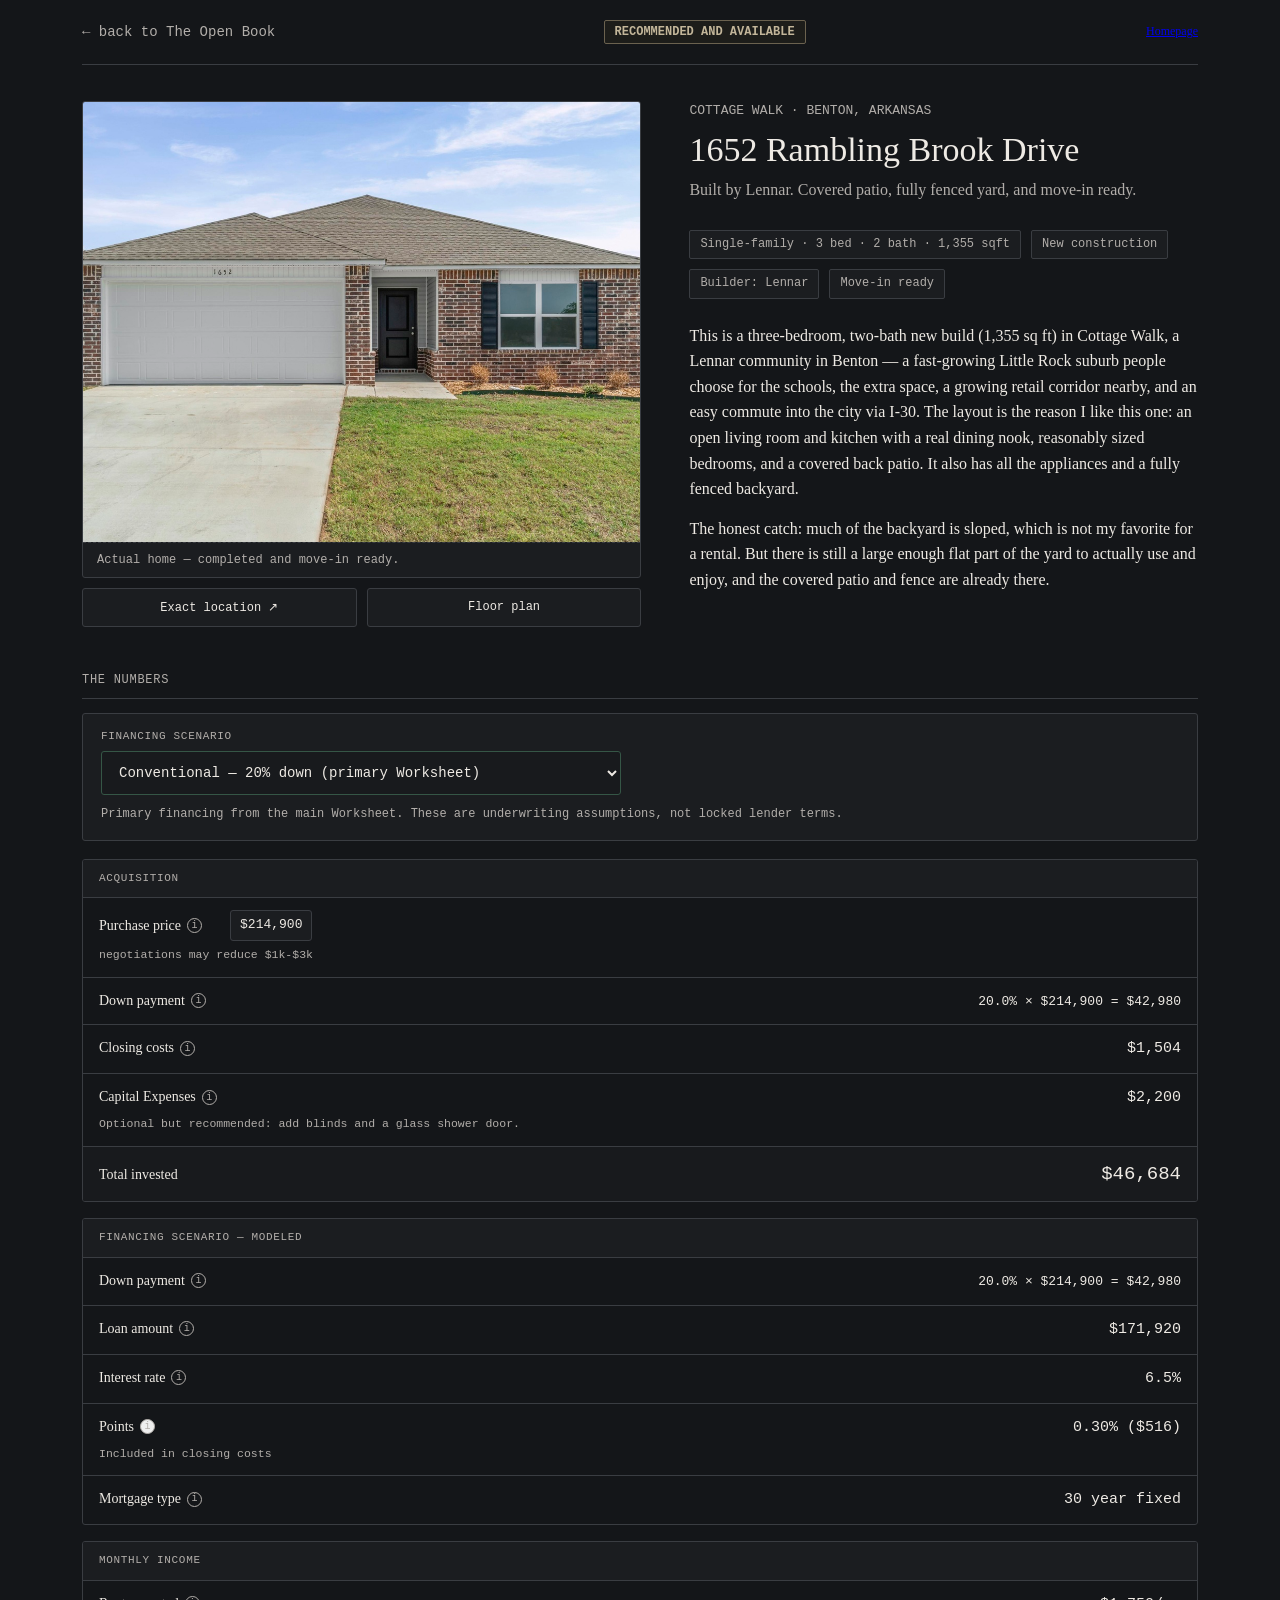
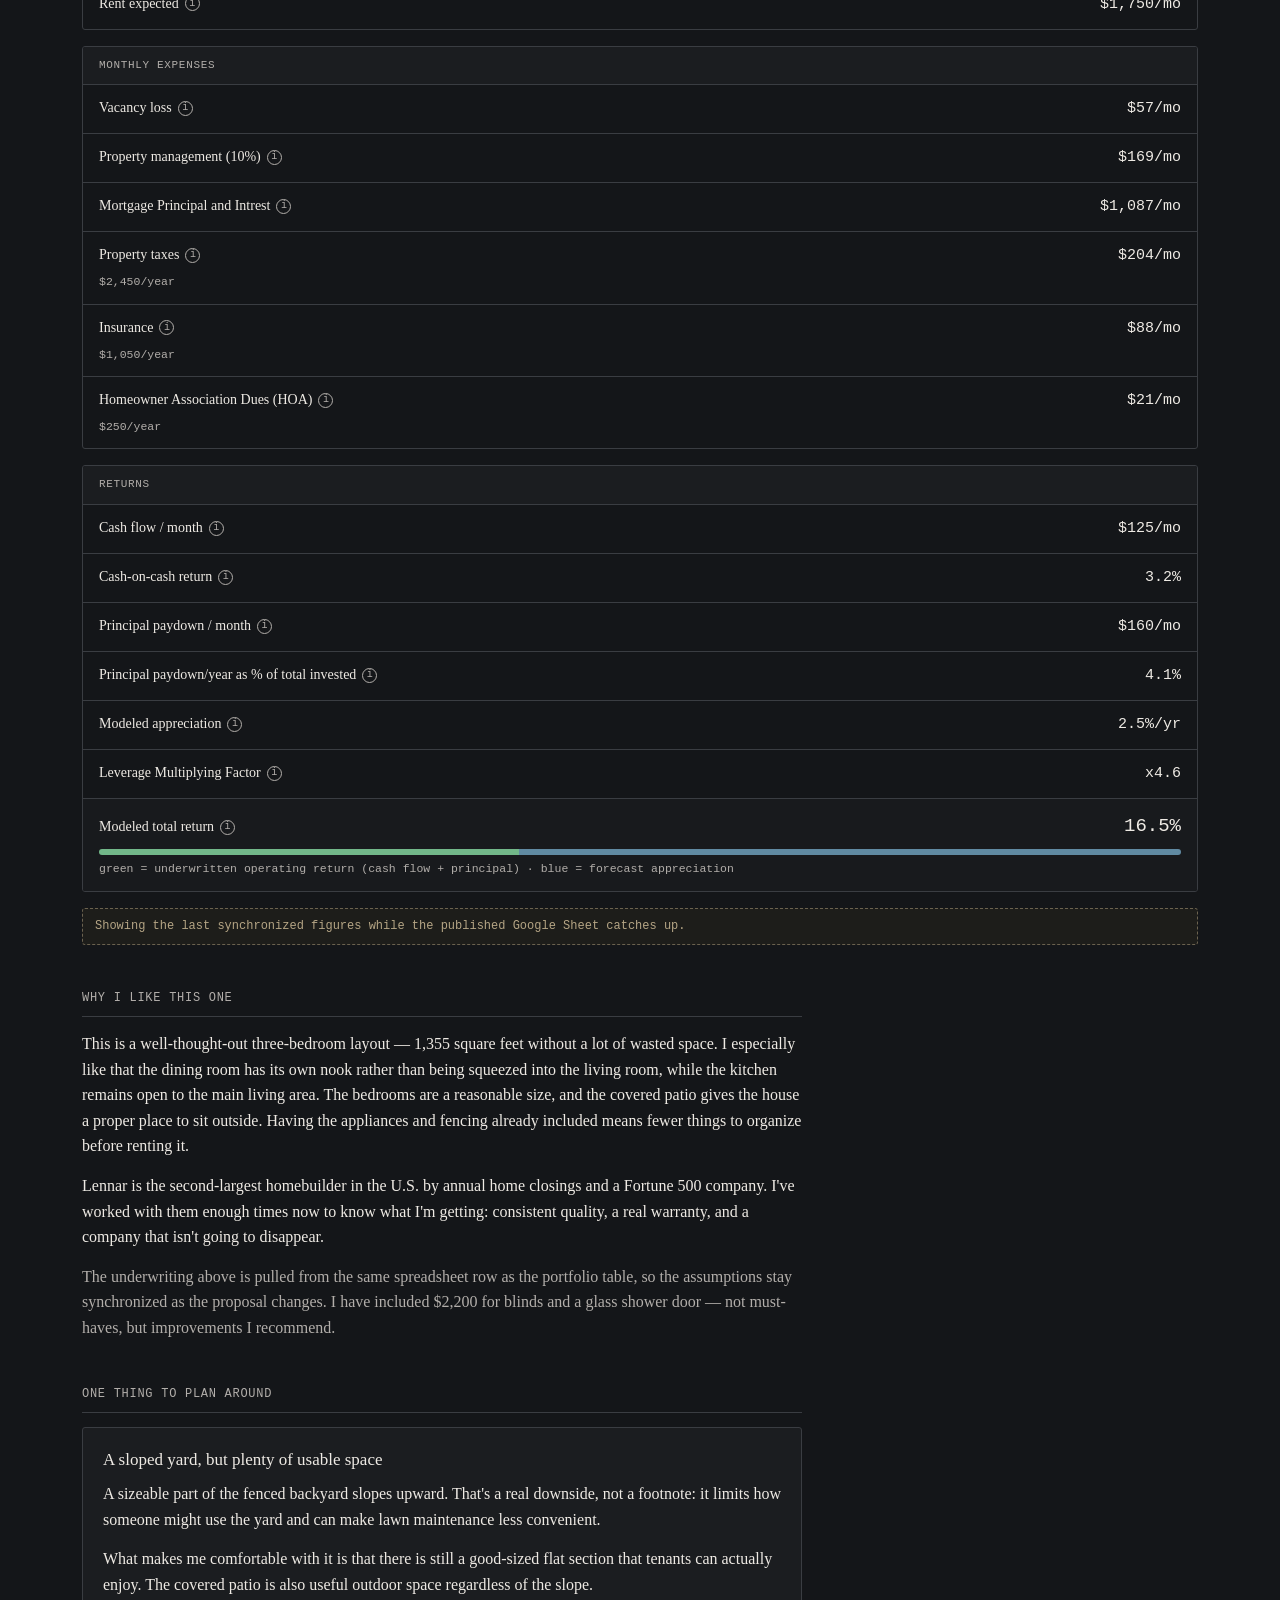
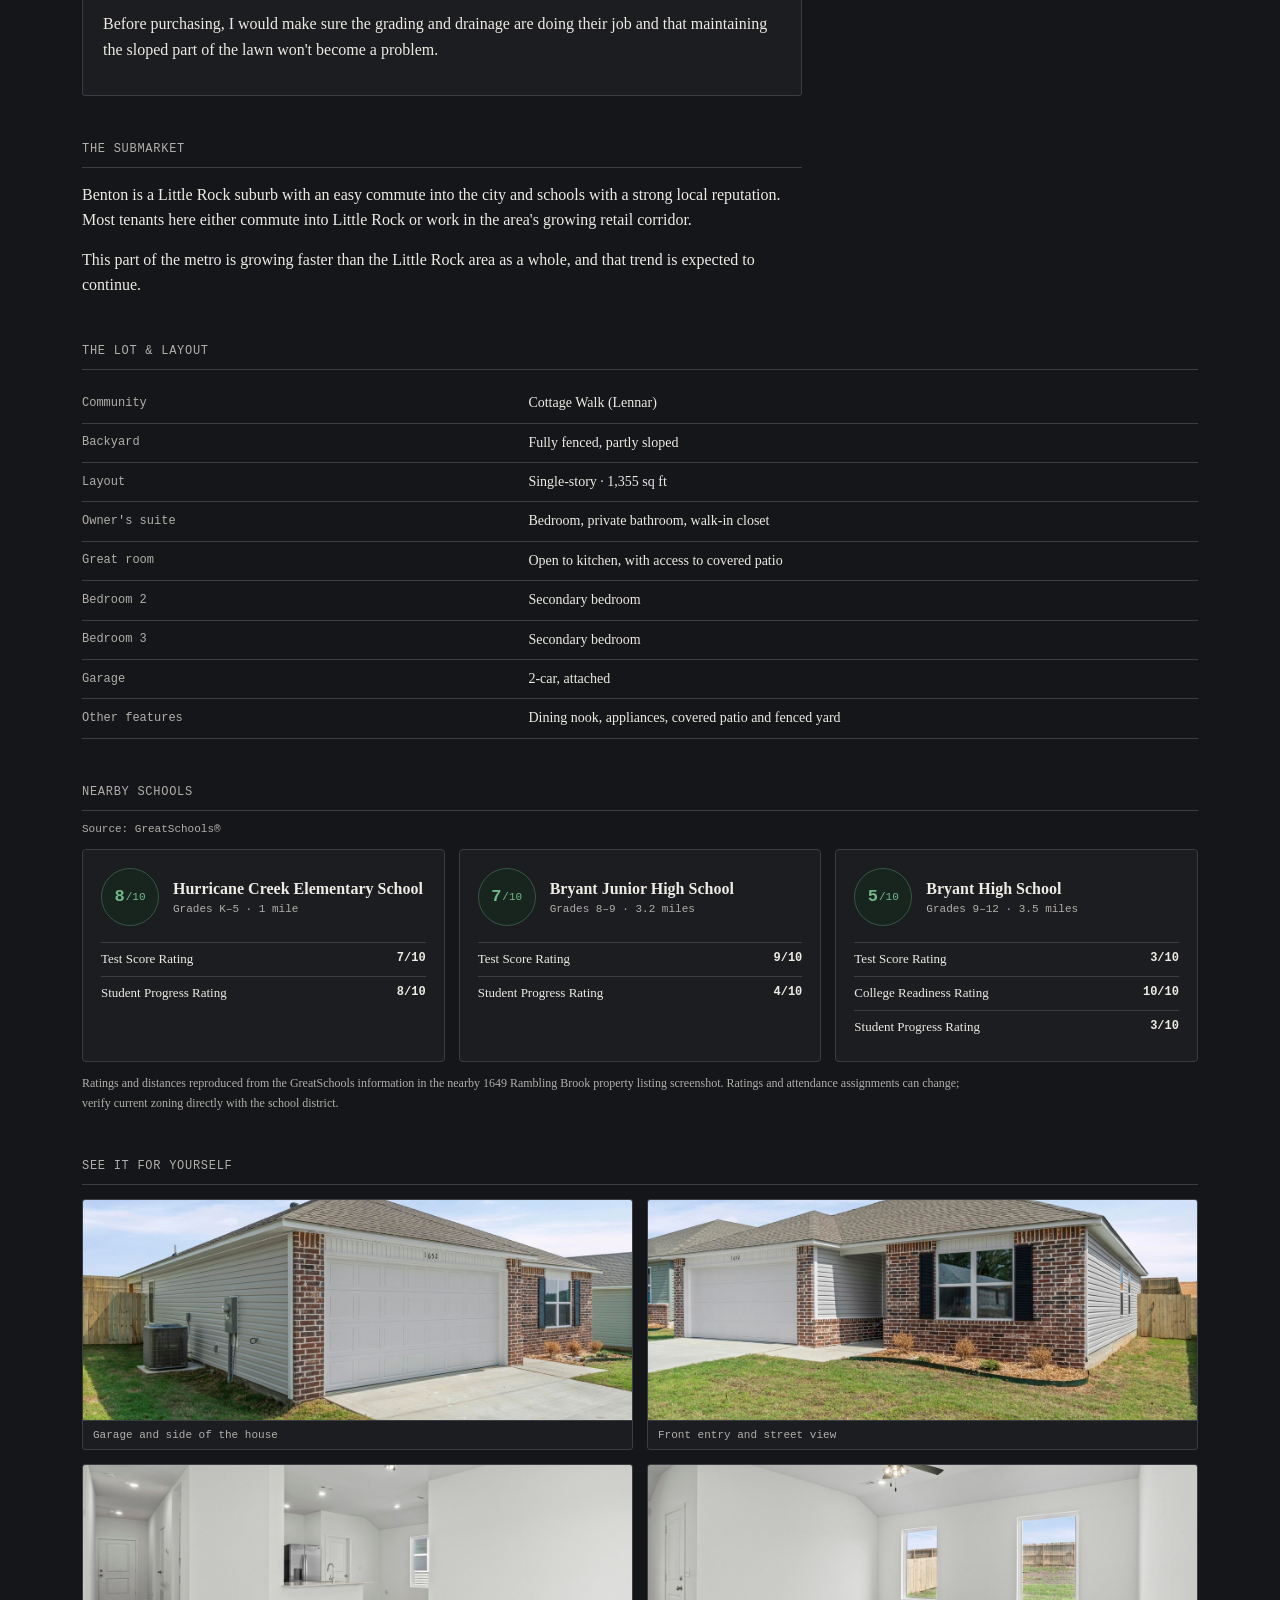
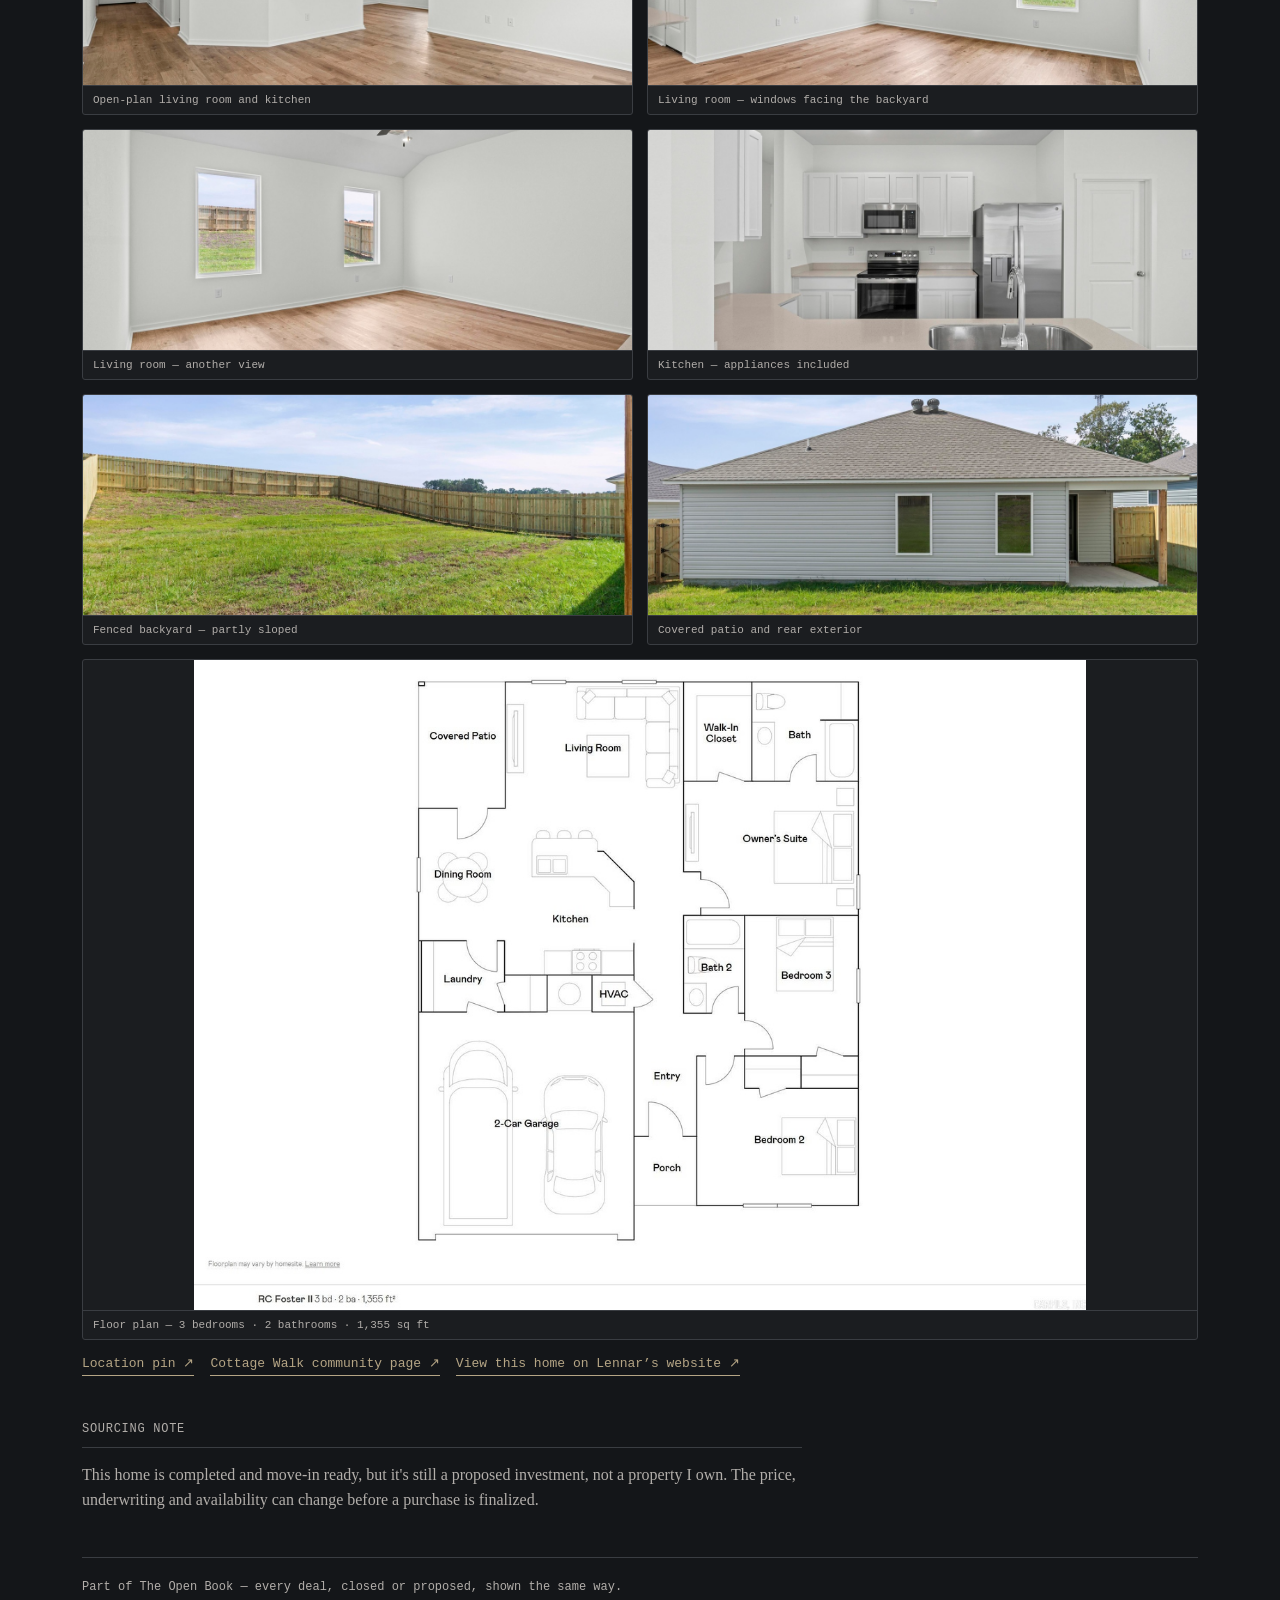
<file: properties/1652-rambling-brook-drive/index.html>
<!DOCTYPE html>
<html lang="en">
<head>
<meta charset="UTF-8">
<meta name="viewport" content="width=device-width,initial-scale=1">
<title>1652 Rambling Brook Drive — The Open Book</title>
<style>
:root{--bg:#0b0c10;--surface:#14161b;--surface2:#191c22;--border:#2a2d34;--text:#e9e6de;--muted:#9c988f;--green:#72cdb4;--green-dim:#467e6f;--orange:#dc8f50;--orange-dim:#8f5c34}*{box-sizing:border-box}body{margin:0;background:var(--bg);color:var(--text);font-family:Georgia,'Source Serif 4',serif;line-height:1.6}.wrap{max-width:1180px;margin:auto;padding:0 32px 100px}.prose{max-width:720px}.topbar{display:flex;justify-content:space-between;align-items:center;padding:20px 0;border-bottom:1px solid var(--border);margin-bottom:36px}.back{color:var(--muted);text-decoration:none;font:14px 'IBM Plex Mono',monospace}.back:hover{color:var(--text)}.status-pill{font:12px 'IBM Plex Mono',monospace;color:var(--orange);border:1px solid var(--orange-dim);padding:4px 10px;border-radius:2px}.hero-grid{display:grid;grid-template-columns:1.1fr 1fr;gap:48px;align-items:start;margin-bottom:44px}.hero-photo{margin:0;border:1px solid var(--border);border-radius:3px;overflow:hidden;background:var(--surface)}.hero-photo img{display:block;width:100%;height:440px;object-fit:cover}.hero-photo figcaption{font:12px 'IBM Plex Mono',monospace;color:var(--orange);padding:10px 14px;border-top:1px dashed var(--orange-dim);background:rgba(220,143,80,.06)}.photo-actions{display:flex;gap:10px;margin-top:10px}.photo-btn{flex:1;text-align:center;padding:11px 10px;border:1px solid var(--border);border-radius:3px;background:var(--surface);color:var(--text);font:12px 'IBM Plex Mono',monospace;text-decoration:none;cursor:pointer}.photo-btn:hover{border-color:var(--green);color:var(--green)}.floorplan-trigger{position:relative}.floorplan-popup{display:none;position:absolute;bottom:calc(100% + 8px);left:50%;transform:translateX(-50%);z-index:20;background:var(--surface);border:1px solid var(--border);padding:10px;box-shadow:0 12px 32px rgba(0,0,0,.55)}.floorplan-trigger:hover .floorplan-popup{display:block}.floorplan-popup img{display:block;width:280px;max-width:70vw}.hero-eyebrow,.tag,.section-label,.fin-group-title,.fin-value,.fin-note,.pending-flag,.spec-table td:first-child,.link-row a,footer{font-family:'IBM Plex Mono','Courier New',monospace}.hero-eyebrow{color:var(--muted);font-size:13px;margin-bottom:8px}h1{font-size:34px;font-weight:400;line-height:1.2;margin:0 0 6px}.hero-sub{color:var(--muted);font-size:16px;margin:0 0 28px}.hero-tags{display:flex;gap:10px;flex-wrap:wrap;margin-bottom:24px}.tag{font-size:12px;color:var(--muted);border:1px solid var(--border);padding:4px 10px;border-radius:2px}p{margin:0 0 14px}.muted{color:var(--muted)}section{margin-bottom:44px}.section-label{font-size:12px;color:var(--muted);text-transform:uppercase;letter-spacing:.06em;margin-bottom:14px;border-bottom:1px solid var(--border);padding-bottom:8px}.fin-group{border:1px solid var(--border);border-radius:3px;margin-bottom:16px;overflow:hidden}.fin-group.modeled{border-style:dashed;border-color:var(--orange-dim);background:rgba(220,143,80,.04)}.fin-group.returns{border-color:var(--green-dim)}.fin-group-title{font-size:11px;letter-spacing:.06em;text-transform:uppercase;color:var(--muted);padding:10px 16px;border-bottom:1px solid var(--border);background:var(--surface)}.modeled .fin-group-title{color:var(--orange);border-bottom-color:var(--orange-dim)}.returns .fin-group-title{color:var(--green);border-bottom-color:var(--green-dim)}.fin-item{padding:12px 16px;border-bottom:1px solid var(--border)}.fin-item:last-child{border-bottom:0}.fin-item.total{background:var(--surface2)}.fin-row{display:flex;justify-content:space-between;align-items:baseline;gap:16px}.fin-label{font-size:14px}.fin-value{font-size:15px;white-space:nowrap}.total .fin-value{font-size:19px}.fin-value.actual{color:var(--green)}.fin-value.forecast{color:var(--orange)}.fin-note{font-size:11.5px;color:var(--muted);margin-top:5px}.info-btn{display:inline-flex;align-items:center;justify-content:center;width:15px;height:15px;border-radius:50%;border:1px solid var(--muted);color:var(--muted);font:10px 'IBM Plex Mono',monospace;cursor:help}.split-bar{height:6px;border-radius:3px;overflow:hidden;display:flex;margin-top:8px;background:var(--surface2)}.seg-actual{background:var(--green)}.seg-forecast{background:var(--orange)}.pending-flag{font-size:12px;color:var(--orange);background:rgba(220,143,80,.08);border:1px dashed var(--orange-dim);padding:8px 12px;border-radius:3px}.callout{border:1px dashed var(--orange-dim);background:rgba(220,143,80,.06);border-radius:3px;padding:18px 20px}.callout-title{font-size:17px;margin-bottom:8px;color:var(--orange);font-style:italic}.spec-table{width:100%;border-collapse:collapse}.spec-table td{padding:8px 0;border-bottom:1px solid var(--border);font-size:14px}.spec-table td:first-child{color:var(--muted);width:40%;font-size:12px}.media-grid{display:grid;grid-template-columns:1fr 1fr;gap:14px}.media-grid figure{margin:0;border:1px solid var(--border);border-radius:3px;overflow:hidden;background:var(--surface)}.media-grid img{display:block;width:100%;height:220px;object-fit:cover}.media-grid video{width:100%;display:block;background:#000}.media-grid figcaption{font:11px 'IBM Plex Mono',monospace;color:var(--muted);padding:8px 10px;border-top:1px solid var(--border)}.full-span{grid-column:1/-1}.full-span img{height:auto;max-height:650px;object-fit:contain}.link-row{display:flex;gap:16px;flex-wrap:wrap;margin-top:14px}.link-row a{color:var(--green);font-size:13px;text-decoration:none;border-bottom:1px solid var(--green-dim)}footer{border-top:1px solid var(--border);padding-top:20px;color:var(--muted);font-size:12px}@media(max-width:860px){.hero-grid{grid-template-columns:1fr}.hero-photo img{height:300px}}@media(max-width:600px){.wrap{padding:0 18px 70px}.media-grid{grid-template-columns:1fr}.topbar{gap:12px;align-items:flex-start}.status-pill{font-size:10px}h1{font-size:29px}}
</style>
<style id="ramblingBrookEnhancementStyles">
        .walkthrough-figure{grid-column:2;}
        .video-shell{position:relative;background:#000;min-height:240px;display:flex;align-items:center;justify-content:center;}
        .video-shell video{width:100%;display:block;aspect-ratio:16/9;object-fit:contain;background:#000;}
        .video-play{position:absolute;left:50%;top:50%;transform:translate(-50%,-50%);border:1px solid rgba(255,255,255,.55);background:rgba(11,12,16,.86);color:var(--text);padding:12px 18px;border-radius:999px;font:12px 'IBM Plex Mono',monospace;cursor:pointer;box-shadow:0 8px 28px rgba(0,0,0,.35);}
        .video-play:hover{border-color:var(--green);color:var(--green);}
        .video-direct{color:var(--green);text-decoration:none;border-bottom:1px solid var(--green-dim);}
        .school-source{font:11px 'IBM Plex Mono',monospace;color:var(--muted);margin:-2px 0 14px;}
        .school-grid{display:grid;grid-template-columns:repeat(3,minmax(0,1fr));gap:14px;}
        .school-card{border:1px solid var(--border);border-radius:4px;background:var(--surface);padding:18px;min-height:210px;}
        .school-top{display:flex;gap:14px;align-items:center;margin-bottom:16px;}
        .school-rating{width:58px;height:58px;border-radius:50%;background:#0d5d52;display:flex;align-items:center;justify-content:center;flex:0 0 58px;font:700 17px 'IBM Plex Mono',monospace;color:#fff;}
        .school-rating span{font-size:11px;font-weight:500;margin-left:1px;}
        .school-name{font-size:16px;line-height:1.25;margin:0 0 4px;}
        .school-meta{font:11px 'IBM Plex Mono',monospace;color:var(--muted);}
        .school-metric{display:flex;justify-content:space-between;gap:12px;padding:6px 0;border-top:1px solid var(--border);font-size:13px;}
        .school-metric b{font-family:'IBM Plex Mono',monospace;font-size:12px;white-space:nowrap;}
        .school-note{font-size:12px;color:var(--muted);margin-top:12px;max-width:900px;}
        @media(max-width:860px){.school-grid{grid-template-columns:1fr;}.walkthrough-figure{grid-column:1;}.video-shell{min-height:0;}}
      </style>
<link rel="stylesheet" href="../../assets/property-page-theme.css?v=20260904-1">
</head>
<body data-property-slug="1652-rambling-brook-drive" data-financing-scenarios="true">
<div class="wrap">
  <div class="topbar"><a class="back" href="../../open-book.html" onclick="return openBookBack(event)">&larr; back to The Open Book</a><span class="status-pill status-proposed">PROPOSED — move-in ready</span><a href="../../" style="font-size:12px;margin-left:12px">Homepage</a></div>

  <div class="hero-grid">
    <div>
      <figure class="hero-photo"><img src="images/front-exterior.jpg" alt="Actual home at 1652 Rambling Brook Drive"><figcaption>Actual home — completed and move-in ready.</figcaption></figure>
      <div class="photo-actions">
        <a class="photo-btn" href="https://www.google.com/maps/search/?api=1&amp;query=1652%20Rambling%20Brook%20Drive%2C%20Benton%2C%20AR%2072015" target="_blank" rel="noopener">Exact location ↗</a>
        <div class="photo-btn floorplan-trigger">Floor plan<div class="floorplan-popup"><img src="images/floor-plan.jpg" alt="Floor plan for 1652 Rambling Brook Drive"></div></div>
      </div>
    </div>
    <div>
      <div class="hero-eyebrow">COTTAGE WALK · BENTON, ARKANSAS</div>
      <h1>1652 Rambling Brook Drive</h1>
      <p class="hero-sub">Built by Lennar. Covered patio, fully fenced yard, and move-in ready.</p>
      <div class="hero-tags"><span class="tag">Single-family · 3 bed · 2 bath · 1,355 sqft</span><span class="tag">New construction</span><span class="tag">Builder: Lennar</span><span class="tag">Move-in ready</span></div>
      <p>This is a three-bedroom, two-bath new build (1,355 sq ft) in Cottage Walk, a Lennar community in Benton — a fast-growing Little Rock suburb people choose for the schools, the extra space, a growing retail corridor nearby, and an easy commute into the city via I-30. The layout is the reason I like this one: an open living room and kitchen with a real dining nook, reasonably sized bedrooms, and a covered back patio. It also has all the appliances and a fully fenced backyard.</p>
      <p>The honest catch: much of the backyard is sloped, which is not my favorite for a rental. But there is still a large enough flat part of the yard to actually use and enjoy, and the covered patio and fence are already there.</p>
    </div>
  </div>

  <section>
    <div class="section-label">The numbers</div>
    <div class="fin-group"><div class="fin-group-title">Acquisition</div>
      <div class="fin-item"><div class="fin-row"><span class="fin-label">Purchase price <span class="info-btn" title="Current proposal price.">i</span></span><span class="fin-value" data-fin="purchasePrice">—</span></div><div class="fin-note" data-note="purchasePrice"></div></div>
      <div class="fin-item"><div class="fin-row"><span class="fin-label">Closing costs</span><span class="fin-value" data-fin="closingCosts">—</span></div><div class="fin-note" data-note="closingCosts"></div></div>
      <div class="fin-item"><div class="fin-row"><span class="fin-label">Capex / rehab</span><span class="fin-value" data-fin="capex">—</span></div><div class="fin-note" data-note="capex"></div></div>
      <div class="fin-item total"><div class="fin-row"><span class="fin-label">Total invested</span><span class="fin-value" data-fin="totalInvested">—</span></div></div>
    </div>
    <div class="fin-group modeled"><div class="fin-group-title">Financing scenario — modeled</div>
      <div class="fin-item"><div class="fin-row"><span class="fin-label">Down payment</span><span class="fin-value" data-fin="downPayment">—</span></div><div class="fin-note" data-note="downPayment"></div></div>
      <div class="fin-item"><div class="fin-row"><span class="fin-label">Loan amount</span><span class="fin-value" data-fin="loanAmount">—</span></div></div>
      <div class="fin-item"><div class="fin-row"><span class="fin-label">Interest rate</span><span class="fin-value" data-fin="interestRate">—</span></div><div class="fin-note">Underwriting rate from the spreadsheet; not a locked rate.</div></div>
      <div class="fin-item"><div class="fin-row"><span class="fin-label">Mortgage type</span><span class="fin-value" data-fin="mortgageType">—</span></div></div>
    </div>
    <div class="fin-group"><div class="fin-group-title">Monthly income</div><div class="fin-item"><div class="fin-row"><span class="fin-label">Rent expected</span><span class="fin-value" data-fin="rentExpected">—</span></div><div class="fin-note">Base rent assumption from the spreadsheet.</div></div></div>
    <div class="fin-group"><div class="fin-group-title">Monthly expenses</div>
      <div class="fin-item"><div class="fin-row"><span class="fin-label">Vacancy loss</span><span class="fin-value" data-fin="vacancyLoss">—</span></div><div class="fin-note">Base rent minus the vacancy-adjusted rent used in the portfolio model.</div></div>
      <div class="fin-item"><div class="fin-row"><span class="fin-label">Property management (10%)</span><span class="fin-value" data-fin="management">—</span></div></div>
      <div class="fin-item"><div class="fin-row"><span class="fin-label">Mortgage P&amp;I</span><span class="fin-value" data-fin="mortgagePI">—</span></div></div>
      <div class="fin-item"><div class="fin-row"><span class="fin-label">Property taxes</span><span class="fin-value" data-fin="propertyTaxes">—</span></div><div class="fin-note">Annual spreadsheet amount, shown monthly.</div></div>
      <div class="fin-item"><div class="fin-row"><span class="fin-label">Insurance</span><span class="fin-value" data-fin="insurance">—</span></div><div class="fin-note">Annual spreadsheet amount, shown monthly.</div></div>
      <div class="fin-item"><div class="fin-row"><span class="fin-label">HOA</span><span class="fin-value" data-fin="hoa">—</span></div><div class="fin-note">Annual spreadsheet amount, shown monthly.</div></div>
    </div>
    <div class="fin-group returns"><div class="fin-group-title">Returns</div>
      <div class="fin-item"><div class="fin-row"><span class="fin-label">Cash flow / month <span class="info-btn" title="Underwritten for a proposed property until it closes and begins operating.">i</span></span><span class="fin-value actual" data-fin="cashFlow">—</span></div></div>
      <div class="fin-item"><div class="fin-row"><span class="fin-label">Cash-on-cash return</span><span class="fin-value actual" data-fin="cashOnCash">—</span></div></div>
      <div class="fin-item"><div class="fin-row"><span class="fin-label">Principal paydown / month</span><span class="fin-value actual" data-fin="principalPaydown">—</span></div></div>
      <div class="fin-item"><div class="fin-row"><span class="fin-label">Modeled appreciation</span><span class="fin-value forecast" data-fin="appreciation">—</span></div></div>
      <div class="fin-item total"><div class="fin-row"><span class="fin-label">Modeled total return</span><span class="fin-value forecast" data-fin="modeledReturn">—</span></div><div class="split-bar"><div class="seg-actual" data-return-segment="operating" style="width:50%"></div><div class="seg-forecast" data-return-segment="forecast" style="width:50%"></div></div><div class="fin-note">green = underwritten operating return (cash flow + principal) · blue = forecast appreciation</div></div>
    </div>
    <div class="pending-flag" id="sheetDataStatus">Loading the current underwriting from the portfolio spreadsheet…</div>
  </section>

  <section class="prose"><div class="section-label">Why I like this one</div><p>This is a well-thought-out three-bedroom layout — 1,355 square feet without a lot of wasted space. I especially like that the dining room has its own nook rather than being squeezed into the living room, while the kitchen remains open to the main living area. The bedrooms are a reasonable size, and the covered patio gives the house a proper place to sit outside. Having the appliances and fencing already included means fewer things to organize before renting it.</p><p>Lennar is the second-largest homebuilder in the U.S. by annual home closings and a Fortune 500 company. I've worked with them enough times now to know what I'm getting: consistent quality, a real warranty, and a company that isn't going to disappear.</p><p class="muted">The underwriting above is pulled from the same spreadsheet row as the portfolio table, so the assumptions stay synchronized as the proposal changes. I have included $2,200 for blinds and a glass shower door — not must-haves, but improvements I recommend.</p></section>

  <section class="prose"><div class="section-label">One thing to plan around</div><div class="callout"><div class="callout-title">A sloped yard, but plenty of usable space</div><p>A sizeable part of the fenced backyard slopes upward. That's a real downside, not a footnote: it limits how someone might use the yard and can make lawn maintenance less convenient.</p><p>What makes me comfortable with it is that there is still a good-sized flat section that tenants can actually enjoy. The covered patio is also useful outdoor space regardless of the slope.</p><p>Before purchasing, I would make sure the grading and drainage are doing their job and that maintaining the sloped part of the lawn won't become a problem.</p></div></section>

  <section class="prose"><div class="section-label">The submarket</div><p>Benton is a Little Rock suburb with an easy commute into the city and schools with a strong local reputation. Most tenants here either commute into Little Rock or work in the area's growing retail corridor.</p><p>This part of the metro is growing faster than the Little Rock area as a whole, and that trend is expected to continue.</p></section>

  <section><div class="section-label">The lot &amp; layout</div><table class="spec-table"><tr><td>Community</td><td>Cottage Walk (Lennar)</td></tr><tr><td>Backyard</td><td>Fully fenced, partly sloped</td></tr><tr><td>Layout</td><td>Single-story · 1,355 sq ft</td></tr><tr><td>Owner's suite</td><td>Bedroom, private bathroom, walk-in closet</td></tr><tr><td>Great room</td><td>Open to kitchen, with access to covered patio</td></tr><tr><td>Bedroom 2</td><td>Secondary bedroom</td></tr><tr><td>Bedroom 3</td><td>Secondary bedroom</td></tr><tr><td>Garage</td><td>2-car, attached</td></tr><tr><td>Other features</td><td>Dining nook, appliances, covered patio and fenced yard</td></tr></table></section>

  <section id="nearbySchools"><div class="section-label">Nearby schools</div>
          <div class="school-source">Source: GreatSchools®</div>
          <div class="school-grid">
            <article class="school-card">
              <div class="school-top"><div class="school-rating">8<span>/10</span></div><div><h3 class="school-name">Hurricane Creek Elementary School</h3><div class="school-meta">Grades K–5 · 1 mile</div></div></div>
              <div class="school-metric"><span>Test Score Rating</span><b>7/10</b></div>
              <div class="school-metric"><span>Student Progress Rating</span><b>8/10</b></div>
            </article>
            <article class="school-card">
              <div class="school-top"><div class="school-rating">7<span>/10</span></div><div><h3 class="school-name">Bryant Junior High School</h3><div class="school-meta">Grades 8–9 · 3.2 miles</div></div></div>
              <div class="school-metric"><span>Test Score Rating</span><b>9/10</b></div>
              <div class="school-metric"><span>Student Progress Rating</span><b>4/10</b></div>
            </article>
            <article class="school-card">
              <div class="school-top"><div class="school-rating">5<span>/10</span></div><div><h3 class="school-name">Bryant High School</h3><div class="school-meta">Grades 9–12 · 3.5 miles</div></div></div>
              <div class="school-metric"><span>Test Score Rating</span><b>3/10</b></div>
              <div class="school-metric"><span>College Readiness Rating</span><b>10/10</b></div>
              <div class="school-metric"><span>Student Progress Rating</span><b>3/10</b></div>
            </article>
          </div>
          <p class="school-note">Ratings and distances reproduced from the GreatSchools information in the nearby 1649 Rambling Brook property listing screenshot. Ratings and attendance assignments can change; verify current zoning directly with the school district.</p></section>

  <section><div class="section-label">See it for yourself</div><div class="media-grid">
    <figure><img src="images/garage-side.jpg" alt="Garage and side of the house" loading="lazy"><figcaption>Garage and side of the house</figcaption></figure>
    <figure><img src="images/front-angle.jpg" alt="Front entry and street view" loading="lazy"><figcaption>Front entry and street view</figcaption></figure>
    <figure><img src="images/open-living.jpg" alt="Open-plan living room and kitchen" loading="lazy"><figcaption>Open-plan living room and kitchen</figcaption></figure>
    <figure><img src="images/living-room-windows.jpg" alt="Living room — windows facing the backyard" loading="lazy"><figcaption>Living room — windows facing the backyard</figcaption></figure>
    <figure><img src="images/living-room-other-angle.jpg" alt="Living room — another view" loading="lazy"><figcaption>Living room — another view</figcaption></figure>
    <figure><img src="images/kitchen.jpg" alt="Kitchen — appliances included" loading="lazy"><figcaption>Kitchen — appliances included</figcaption></figure>
    <figure><img src="images/fenced-backyard.jpg" alt="Fenced backyard — partly sloped" loading="lazy"><figcaption>Fenced backyard — partly sloped</figcaption></figure>
    <figure><img src="images/rear-covered-patio.jpg" alt="Covered patio and rear exterior" loading="lazy"><figcaption>Covered patio and rear exterior</figcaption></figure>
    <figure class="full-span"><img src="images/floor-plan.jpg" alt="Three-bedroom floor plan at 1652 Rambling Brook Drive" loading="lazy"><figcaption>Floor plan — 3 bedrooms · 2 bathrooms · 1,355 sq ft</figcaption></figure>
  </div><div class="link-row"><a href="https://www.google.com/maps/search/?api=1&amp;query=1652%20Rambling%20Brook%20Drive%2C%20Benton%2C%20AR%2072015" target="_blank" rel="noopener">Location pin ↗</a><a href="https://www.lennar.com/new-homes/arkansas/little-rock/benton/cottage-walk" target="_blank" rel="noopener">Cottage Walk community page ↗</a><a href="https://www.lennar.com/new-homes/arkansas/little-rock/benton/cottage-walk/rc-foster-ii/74603920330" target="_blank" rel="noopener">View this home on Lennar’s website ↗</a></div></section>

  <section class="prose"><div class="section-label">Sourcing note</div><p class="muted">This home is completed and move-in ready, but it's still a proposed investment, not a property I own. The price, underwriting and availability can change before a purchase is finalized.</p></section>
  <footer>Part of The Open Book — every deal, closed or proposed, shown the same way.</footer>
</div>
<script id="open-book-back-navigation">
function openBookBack(event){
  try{
    const fromOpenBook = new URLSearchParams(window.location.search).get('from') === 'openbook';
    if(fromOpenBook && window.history.length > 1){
      event.preventDefault();
      window.history.back();
      return false;
    }
  } catch(_err){}
  return true;
}
</script>
<script src="../../assets/standard-property-financials.js?v=20261022-1"></script>
<script src="../../assets/property-financing-scenarios.js?v=20261022-1"></script>
</body>
</html>
</file>
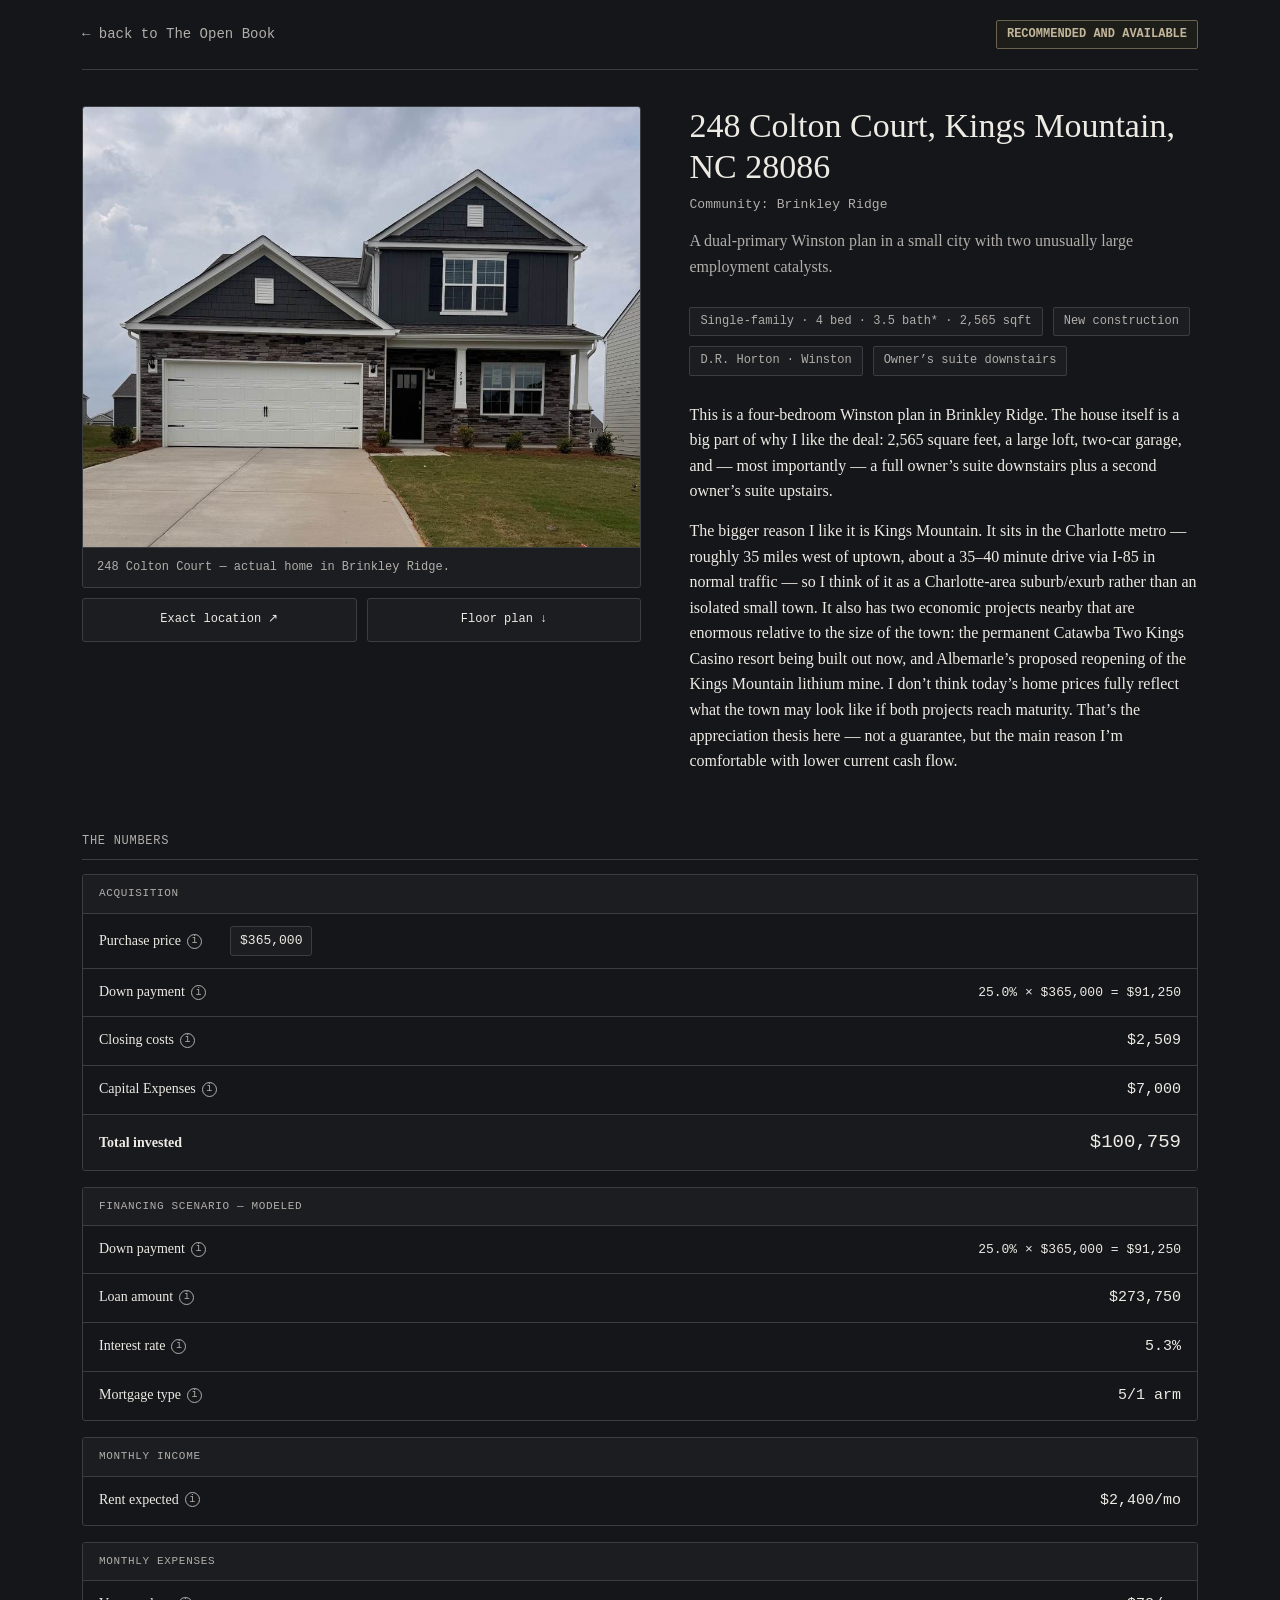
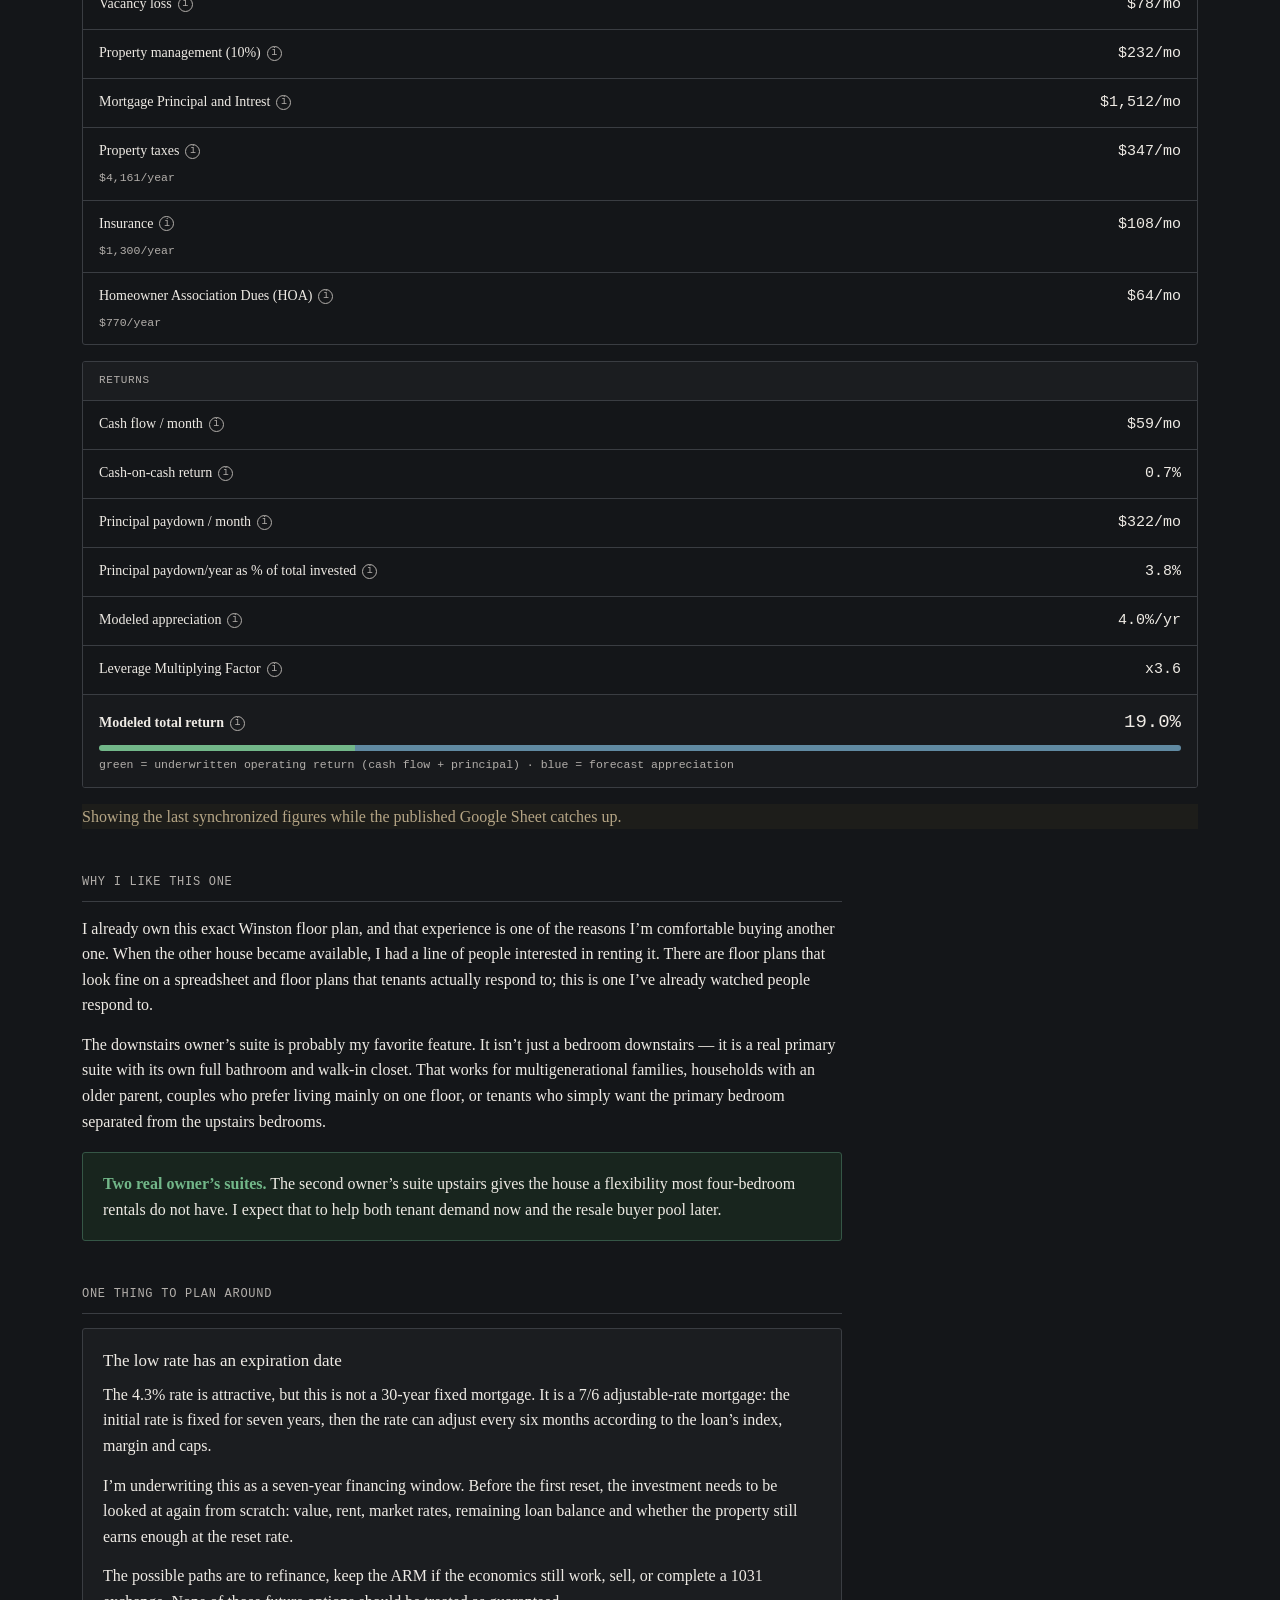
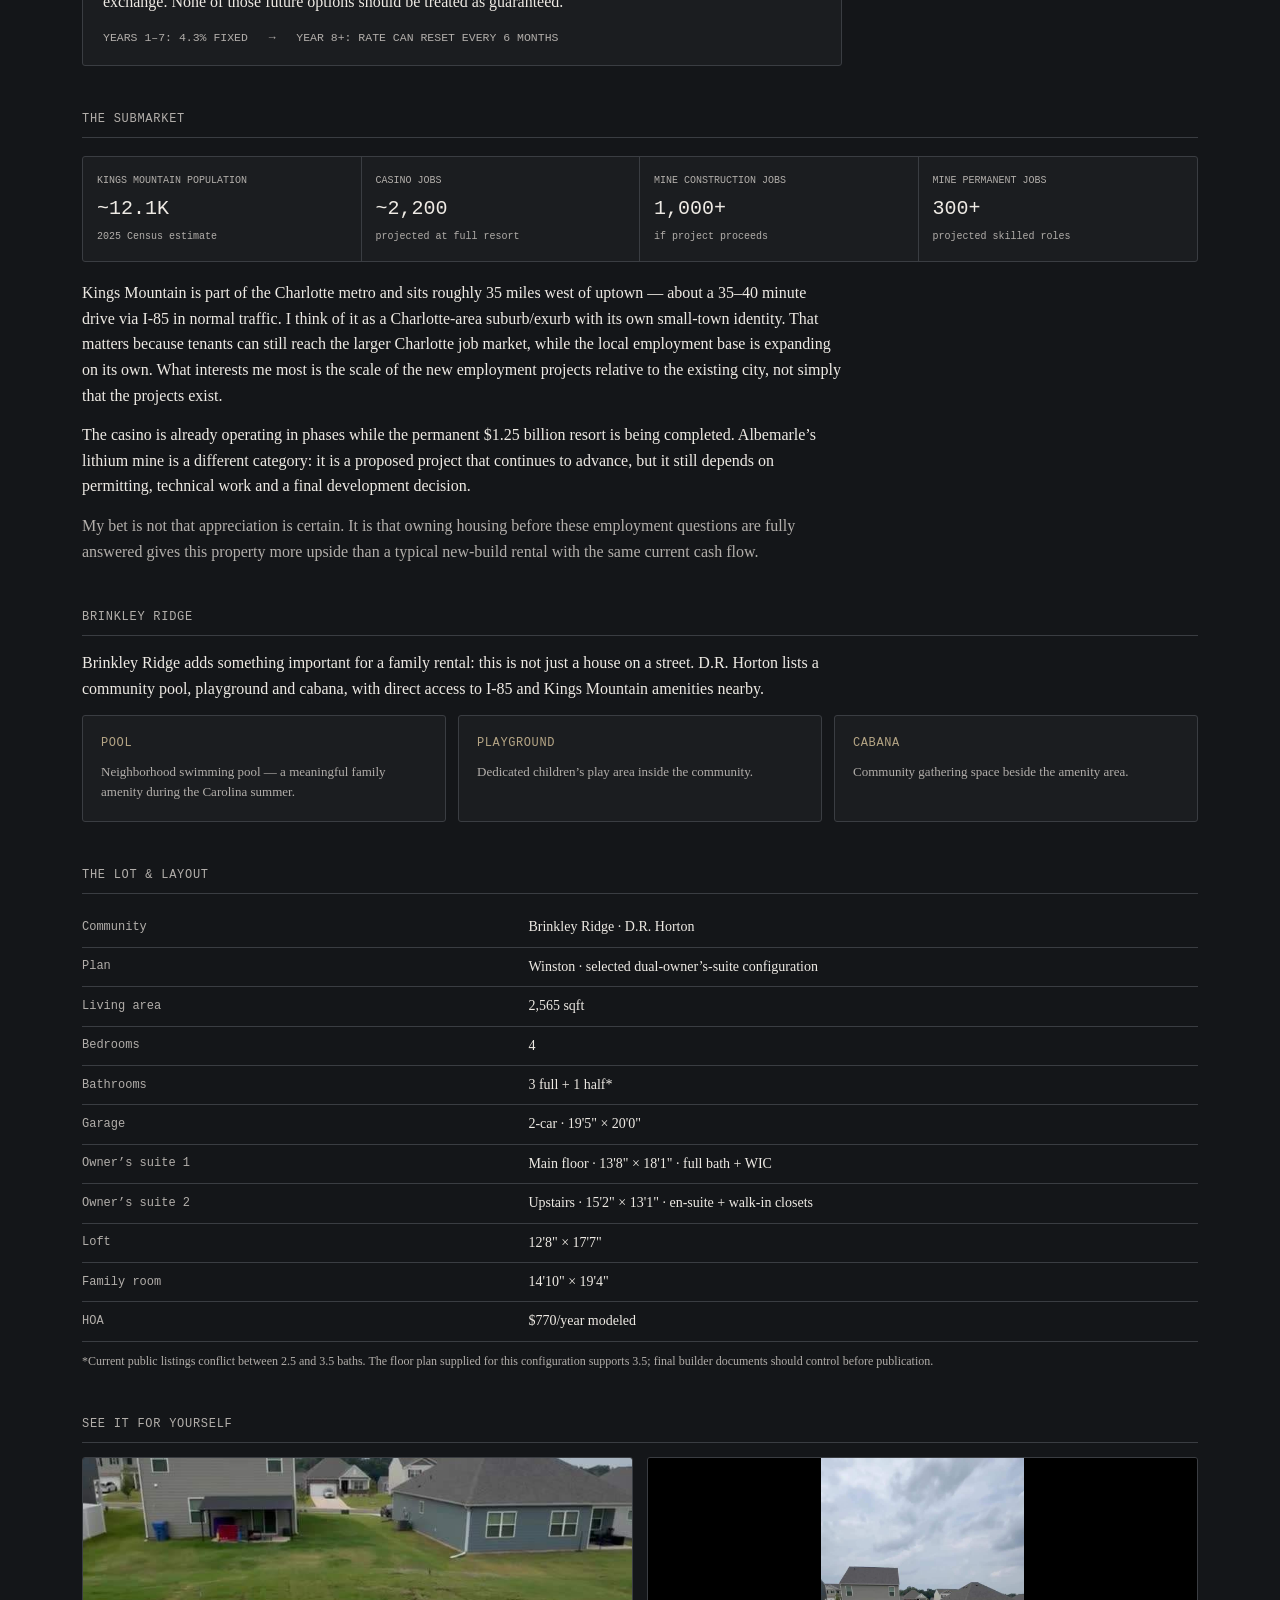
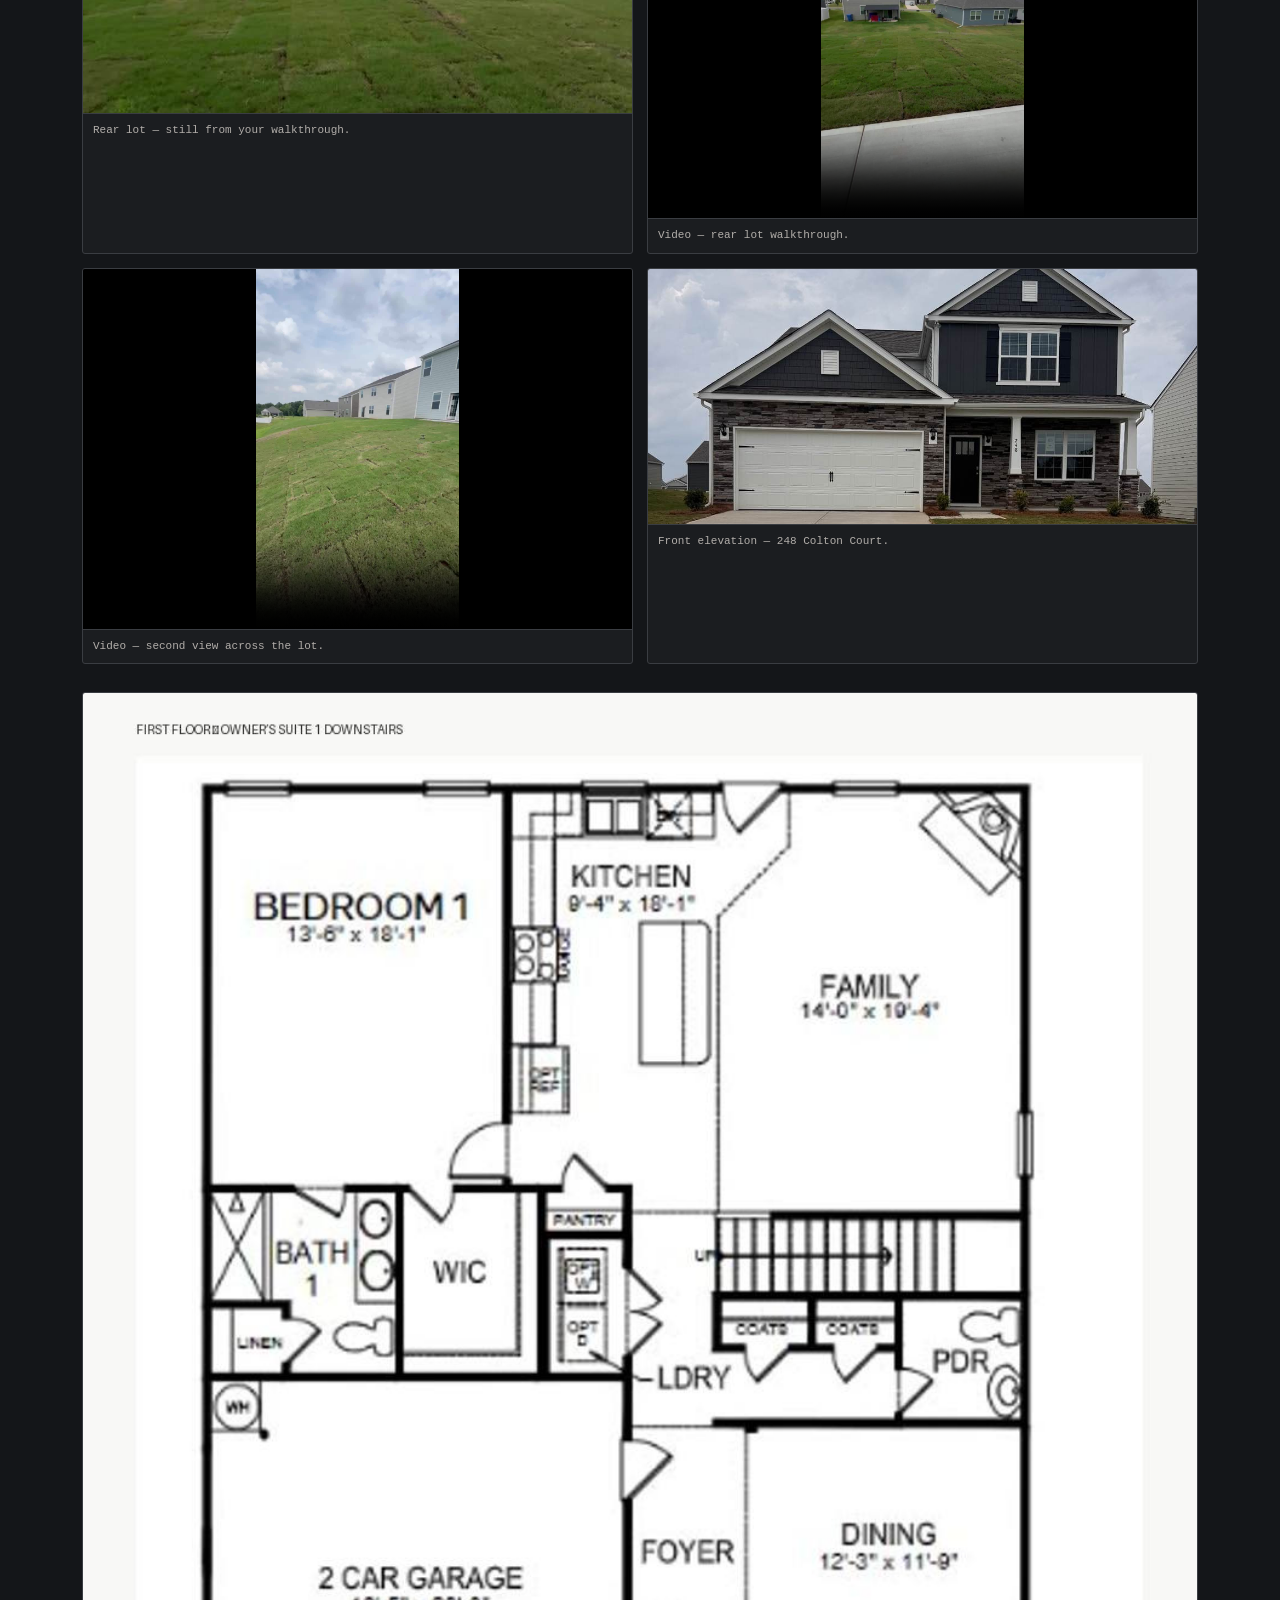
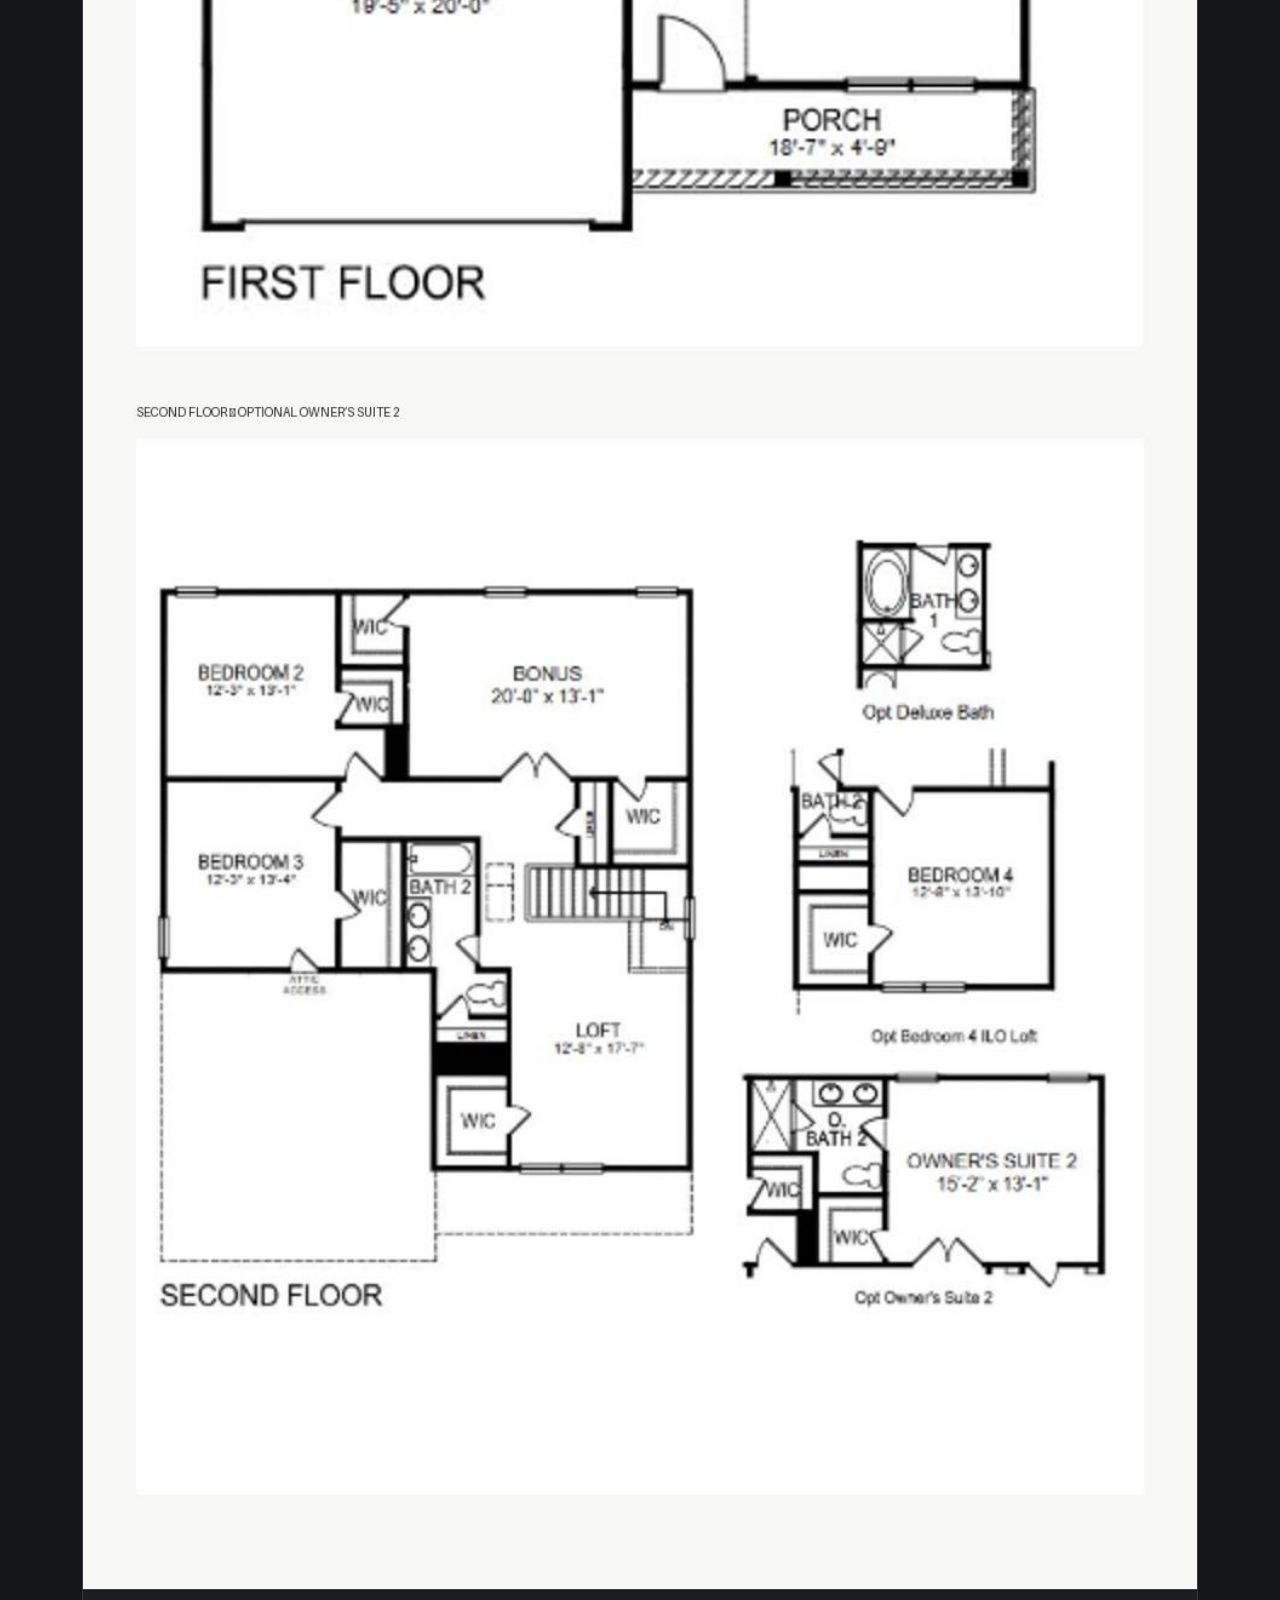
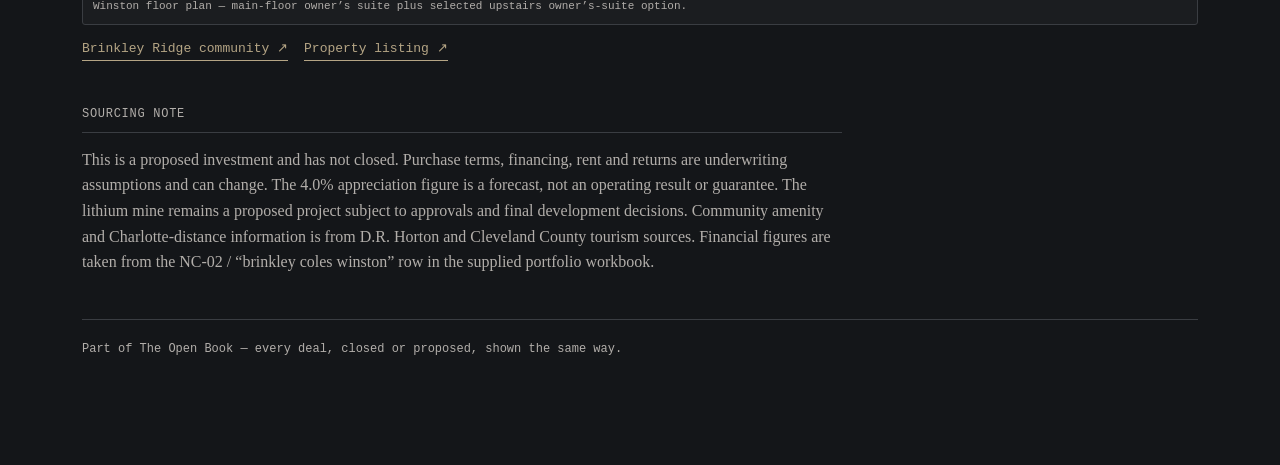
<file: properties/248-colton-court/index.html>
<!DOCTYPE html>
<html lang="en">
<head>
<meta charset="UTF-8">
<meta name="viewport" content="width=device-width, initial-scale=1.0">
<title>248 Colton Court — The Open Book</title>
<style>
:root{--bg:#0b0c10;--surface:#14161b;--surface-2:#191c22;--border:#2a2d34;--text:#e9e6de;--muted:#9c988f;--green:#7ea884;--green-dim:#4d6b52;--orange:#c98a4b;--orange-dim:#8a5e33;}
*{box-sizing:border-box} body{margin:0;background:var(--bg);color:var(--text);font-family:Georgia,'Source Serif 4',serif;line-height:1.6}.wrap{max-width:1180px;margin:0 auto;padding:0 32px 100px}.prose{max-width:760px}.mono{font-family:'IBM Plex Mono','Courier New',monospace}
.topbar{display:flex;justify-content:space-between;align-items:center;padding:20px 0;border-bottom:1px solid var(--border);margin-bottom:36px}.back{color:var(--muted);text-decoration:none;font-size:14px;font-family:'IBM Plex Mono',monospace}.status-pill{font-family:'IBM Plex Mono',monospace;font-size:12px;color:var(--orange);border:1px solid var(--orange-dim);padding:4px 10px;border-radius:2px}
.hero-grid{display:grid;grid-template-columns:1.1fr 1fr;gap:48px;align-items:start;margin-bottom:44px}.hero-photo{border:1px solid var(--border);border-radius:3px;overflow:hidden;background:var(--surface);margin:0}.hero-photo img{display:block;width:100%;height:440px;object-fit:cover}.hero-photo figcaption{font-family:'IBM Plex Mono',monospace;font-size:12px;color:var(--green);padding:10px 14px;border-top:1px solid var(--green-dim);background:rgba(126,168,132,.06)}.photo-actions{display:flex;gap:10px;margin-top:10px}.photo-btn{flex:1;text-align:center;padding:11px 10px;border:1px solid var(--border);border-radius:3px;background:var(--surface);color:var(--text);font-family:'IBM Plex Mono',monospace;font-size:12px;text-decoration:none}.hero-eyebrow{color:var(--muted);font-family:'IBM Plex Mono',monospace;font-size:13px;margin-bottom:8px}h1{font-size:34px;font-weight:400;margin:0 0 6px;line-height:1.2}.hero-sub{color:var(--muted);font-size:16px;margin-bottom:28px}.hero-tags{display:flex;gap:10px;flex-wrap:wrap;margin-bottom:26px}.tag{font-family:'IBM Plex Mono',monospace;font-size:12px;color:var(--muted);border:1px solid var(--border);padding:4px 10px;border-radius:2px}
section{margin-bottom:44px}.section-label{font-family:'IBM Plex Mono',monospace;font-size:12px;color:var(--muted);text-transform:uppercase;letter-spacing:.06em;margin-bottom:14px;border-bottom:1px solid var(--border);padding-bottom:8px}p{margin:0 0 14px}.muted{color:var(--muted)}
.fin-group{border:1px solid var(--border);border-radius:3px;margin-bottom:16px;overflow:hidden}.fin-group.modeled{border-style:dashed;border-color:var(--orange-dim);background:rgba(201,138,75,.04)}.fin-group.returns{border-color:var(--green-dim)}.fin-group-title{font-family:'IBM Plex Mono',monospace;font-size:11px;letter-spacing:.06em;text-transform:uppercase;color:var(--muted);padding:10px 16px;border-bottom:1px solid var(--border);background:var(--surface)}.fin-group.modeled .fin-group-title{color:var(--orange);border-bottom-color:var(--orange-dim)}.fin-group.returns .fin-group-title{color:var(--green);border-bottom-color:var(--green-dim)}.fin-item{padding:12px 16px;border-bottom:1px solid var(--border)}.fin-item:last-child{border-bottom:none}.fin-item.total{background:var(--surface-2)}.fin-row{display:flex;justify-content:space-between;align-items:baseline;gap:16px}.fin-label{display:flex;align-items:center;gap:6px;font-size:14px;color:var(--text)}.fin-item.total .fin-label{font-weight:bold}.fin-value{font-family:'IBM Plex Mono',monospace;font-size:15px;white-space:nowrap}.fin-item.total .fin-value{font-size:19px}.fin-value.actual{color:var(--green)}.fin-value.forecast{color:var(--orange)}.fin-note{font-size:11.5px;color:var(--muted);margin-top:5px;font-family:'IBM Plex Mono',monospace}.info-btn{display:inline-flex;align-items:center;justify-content:center;width:15px;height:15px;border-radius:50%;border:1px solid var(--muted);color:var(--muted);font-family:'IBM Plex Mono',monospace;font-size:10px;cursor:help;flex:0 0 auto;line-height:1}.info-btn:hover{border-color:var(--text);color:var(--text)}.split-bar{height:6px;border-radius:3px;overflow:hidden;display:flex;margin-top:8px;background:var(--surface-2)}.split-bar .seg-actual{background:var(--green);width:33.4%}.split-bar .seg-forecast{background:var(--orange);width:66.6%}
.callout{border:1px dashed var(--orange-dim);background:rgba(201,138,75,.06);border-radius:3px;padding:18px 20px}.callout-title{font-size:17px;margin-bottom:8px;color:var(--orange);font-style:italic}.good-callout{border:1px solid var(--green-dim);background:rgba(126,168,132,.06);border-radius:3px;padding:18px 20px;margin-top:18px}.good-callout strong{color:var(--green)}
.kpi-grid{display:grid;grid-template-columns:repeat(4,1fr);border:1px solid var(--border);border-radius:3px;overflow:hidden;margin:18px 0}.kpi{padding:16px 14px;border-right:1px solid var(--border)}.kpi:last-child{border-right:none}.kpi-label{font-family:'IBM Plex Mono',monospace;font-size:10px;color:var(--muted);text-transform:uppercase}.kpi-value{font-family:'IBM Plex Mono',monospace;font-size:20px;margin-top:4px}.kpi-note{font-size:10px;color:var(--muted);font-family:'IBM Plex Mono',monospace;margin-top:4px}
.amenity-grid{display:grid;grid-template-columns:repeat(3,1fr);gap:12px}.amenity{border:1px solid var(--border);background:var(--surface);padding:18px;border-radius:3px}.amenity .n{font-family:'IBM Plex Mono',monospace;color:var(--green);font-size:12px;text-transform:uppercase;letter-spacing:.05em}.amenity p{font-size:13px;color:var(--muted);margin:8px 0 0}
.spec-table{width:100%;border-collapse:collapse}.spec-table td{padding:8px 0;border-bottom:1px solid var(--border);font-size:14px}.spec-table td:first-child{color:var(--muted);width:40%;font-family:'IBM Plex Mono',monospace;font-size:12px}
.media-grid{display:flex;flex-wrap:wrap;gap:14px}.media-grid figure{width:calc(50% - 7px)}figure{margin:0;border:1px solid var(--border);border-radius:3px;overflow:hidden;background:var(--surface)}figure img{display:block;width:100%;height:255px;object-fit:cover}figure video{display:block;width:100%;background:#000;max-height:360px}figcaption{font-family:'IBM Plex Mono',monospace;font-size:11px;color:var(--muted);padding:8px 10px;border-top:1px solid var(--border)}.full-span{width:100%!important}.floorplan{margin-top:14px}.floorplan img{display:block;width:100%;height:auto;max-height:none;object-fit:contain;background:#f8f8f6;padding:12px}.link-row{display:flex;gap:16px;flex-wrap:wrap;margin-top:14px}.link-row a{color:var(--green);font-size:13px;font-family:'IBM Plex Mono',monospace;text-decoration:none;border-bottom:1px solid var(--green-dim)}footer{border-top:1px solid var(--border);padding-top:20px;color:var(--muted);font-size:12px;font-family:'IBM Plex Mono',monospace}
@media(max-width:860px){.hero-grid{grid-template-columns:1fr}.hero-photo img{height:300px}.kpi-grid{grid-template-columns:repeat(2,1fr)}.amenity-grid{grid-template-columns:1fr}}
@media(max-width:600px){.media-grid figure{width:100%}.wrap{padding:0 18px 70px}}
</style>
<link rel="stylesheet" href="../../assets/property-page-theme.css?v=20260904-1">
</head>
<body><div class="wrap">
<div class="topbar"><a class="back" href="../../open-book.html" onclick="return openBookBack(event)">← back to The Open Book</a><span class="status-pill status-proposed">PROPOSED — underwriting in progress</span></div>

<div class="hero-grid">
 <div>
  <figure class="hero-photo"><img src="images/248-colton-exterior.jpg" alt="248 Colton Court exterior"><figcaption>248 Colton Court — actual home in Brinkley Ridge.</figcaption></figure>
  <div class="photo-actions"><a class="photo-btn" href="https://www.google.com/maps/search/?api=1&query=248+Colton+Ct+Kings+Mountain+NC+28086" target="_blank">Exact location ↗</a><a class="photo-btn" href="#layout">Floor plan ↓</a></div>
 </div>
 <div>
  <div class="hero-eyebrow">BRINKLEY RIDGE · KINGS MOUNTAIN, NORTH CAROLINA · NC-02</div>
  <h1>248 Colton Court</h1>
  <p class="hero-sub">A dual-primary Winston plan in a small city with two unusually large employment catalysts.</p>
  <div class="hero-tags"><span class="tag">Single-family · 4 bed · 3.5 bath* · 2,565 sqft</span><span class="tag">New construction</span><span class="tag">D.R. Horton · Winston</span><span class="tag">Owner’s suite downstairs</span></div>
  <p>This is a four-bedroom Winston plan in Brinkley Ridge. The house itself is a big part of why I like the deal: 2,565 square feet, a large loft, two-car garage, and — most importantly — a full owner’s suite downstairs plus a second owner’s suite upstairs.</p>
  <p>The bigger reason I like it is Kings Mountain. It sits in the Charlotte metro — roughly 35 miles west of uptown, about a 35–40 minute drive via I-85 in normal traffic — so I think of it as a Charlotte-area suburb/exurb rather than an isolated small town. It also has two economic projects nearby that are enormous relative to the size of the town: the permanent Catawba Two Kings Casino resort being built out now, and Albemarle’s proposed reopening of the Kings Mountain lithium mine. I don’t think today’s home prices fully reflect what the town may look like if both projects reach maturity. That’s the appreciation thesis here — not a guarantee, but the main reason I’m comfortable with lower current cash flow.</p>
 </div>
</div>

<section>
 <div class="section-label">The numbers</div>

 <div class="fin-group">
  <div class="fin-group-title">Acquisition</div>
  <div class="fin-item">
   <div class="fin-row"><span class="fin-label">Purchase price <span class="info-btn" title="Purchase price in the current NC-02 spreadsheet row.">i</span></span><span class="fin-value">$365,000</span></div>
   <div class="fin-note">note: pending</div>
  </div>
  <div class="fin-item">
   <div class="fin-row"><span class="fin-label">Closing costs <span class="info-btn" title="Total closing costs in the current NC-02 spreadsheet row.">i</span></span><span class="fin-value">$2,509</span></div>
  </div>
  <div class="fin-item">
   <div class="fin-row"><span class="fin-label">Capex / rehab <span class="info-btn" title="Rent-ready setup / capex in the current NC-02 spreadsheet row.">i</span></span><span class="fin-value">$7,000</span></div>
   <div class="fin-note">note: pending</div>
  </div>
  <div class="fin-item total">
   <div class="fin-row"><span class="fin-label">Total invested</span><span class="fin-value">$100,759</span></div>
  </div>
 </div>

 <div class="fin-group modeled">
  <div class="fin-group-title">Financing scenario — modeled</div>
  <div class="fin-item">
   <div class="fin-row"><span class="fin-label">Down payment <span class="info-btn" title="Cash paid toward the purchase price.">i</span></span><span class="fin-value">$91,250 · 25%</span></div>
  </div>
  <div class="fin-item">
   <div class="fin-row"><span class="fin-label">Loan amount <span class="info-btn" title="Purchase price minus down payment.">i</span></span><span class="fin-value">$273,750</span></div>
  </div>
  <div class="fin-item">
   <div class="fin-row"><span class="fin-label">Interest rate <span class="info-btn" title="Initial rate in the current NC-02 underwriting. This is an ARM rate, not a 30-year fixed rate.">i</span></span><span class="fin-value">4.3%</span></div>
   <div class="fin-note">note: 7-year initial fixed period; ARM terms thereafter</div>
  </div>
  <div class="fin-item">
   <div class="fin-row"><span class="fin-label">Mortgage type <span class="info-btn" title="Current financing structure in the NC-02 underwriting.">i</span></span><span class="fin-value">7/6 ARM</span></div>
   <div class="fin-note">note: exact index, margin and adjustment caps pending final loan documentation</div>
  </div>
 </div>

 <div class="fin-group">
  <div class="fin-group-title">Monthly income</div>
  <div class="fin-item">
   <div class="fin-row"><span class="fin-label">Rent expected <span class="info-btn" title="Expected monthly market rent in the current NC-02 spreadsheet row.">i</span></span><span class="fin-value">$2,400</span></div>
   <div class="fin-note">note: pending</div>
  </div>
 </div>

 <div class="fin-group">
  <div class="fin-group-title">Monthly expenses</div>
  <div class="fin-item">
   <div class="fin-row"><span class="fin-label">Vacancy loss <span class="info-btn" title="Vacancy allowance used in the portfolio model.">i</span></span><span class="fin-value">$78</span></div>
   <div class="fin-note">3.2% portfolio vacancy assumption · $2,322 vacancy-adjusted rent</div>
  </div>
  <div class="fin-item">
   <div class="fin-row"><span class="fin-label">Property management (10%) <span class="info-btn" title="10% of vacancy-adjusted collected rent.">i</span></span><span class="fin-value">$232</span></div>
  </div>
  <div class="fin-item">
   <div class="fin-row"><span class="fin-label">Mortgage P&amp;I <span class="info-btn" title="Monthly principal-and-interest payment at the modeled initial ARM rate.">i</span></span><span class="fin-value">$1,347</span></div>
  </div>
  <div class="fin-item">
   <div class="fin-row"><span class="fin-label">Property taxes <span class="info-btn" title="Annual spreadsheet amount shown monthly.">i</span></span><span class="fin-value">$347</span></div>
   <div class="fin-note">$4,164/year in the spreadsheet.</div>
  </div>
  <div class="fin-item">
   <div class="fin-row"><span class="fin-label">Insurance <span class="info-btn" title="Annual spreadsheet amount shown monthly.">i</span></span><span class="fin-value">$108</span></div>
   <div class="fin-note">$1,300/year in the spreadsheet.</div>
  </div>
  <div class="fin-item">
   <div class="fin-row"><span class="fin-label">HOA <span class="info-btn" title="Annual spreadsheet amount shown monthly.">i</span></span><span class="fin-value">$64</span></div>
   <div class="fin-note">$770/year in the spreadsheet.</div>
  </div>
 </div>

 <div class="fin-group returns">
  <div class="fin-group-title">Returns</div>
  <div class="fin-item">
   <div class="fin-row"><span class="fin-label">Cash flow / month <span class="info-btn" title="Vacancy-adjusted rent less management, mortgage P&amp;I, taxes, insurance and HOA.">i</span></span><span class="fin-value actual">$224</span></div>
  </div>
  <div class="fin-item">
   <div class="fin-row"><span class="fin-label">Cash-on-cash return <span class="info-btn" title="Annual cash flow after management divided by total cash invested.">i</span></span><span class="fin-value actual">2.7%</span></div>
  </div>
  <div class="fin-item">
   <div class="fin-row"><span class="fin-label">Principal paydown / month <span class="info-btn" title="Year-one monthly principal reduction in the current spreadsheet model.">i</span></span><span class="fin-value actual">$385</span></div>
  </div>
  <div class="fin-item">
   <div class="fin-row"><span class="fin-label">Modeled appreciation <span class="info-btn" title="Appreciation assumption in the current spreadsheet. This is a forecast, not a guarantee.">i</span></span><span class="fin-value forecast">4.0%</span></div>
  </div>
  <div class="fin-item total">
   <div class="fin-row"><span class="fin-label">Modeled total return <span class="info-btn" title="Spreadsheet total return combining modeled cash flow, principal paydown and leveraged appreciation.">i</span></span><span class="fin-value forecast">21.7%</span></div>
   <div class="split-bar"><div class="seg-actual"></div><div class="seg-forecast"></div></div>
   <div class="fin-note">green = underwritten operating return (cash flow + principal) · blue = forecast appreciation</div>
  </div>
 </div>
</section>

<section class="prose"><div class="section-label">Why I like this one</div>
 <p>I already own this exact Winston floor plan, and that experience is one of the reasons I’m comfortable buying another one. When the other house became available, I had a line of people interested in renting it. There are floor plans that look fine on a spreadsheet and floor plans that tenants actually respond to; this is one I’ve already watched people respond to.</p>
 <p>The downstairs owner’s suite is probably my favorite feature. It isn’t just a bedroom downstairs — it is a real primary suite with its own full bathroom and walk-in closet. That works for multigenerational families, households with an older parent, couples who prefer living mainly on one floor, or tenants who simply want the primary bedroom separated from the upstairs bedrooms.</p>
 <div class="good-callout"><strong>Two real owner’s suites.</strong> The second owner’s suite upstairs gives the house a flexibility most four-bedroom rentals do not have. I expect that to help both tenant demand now and the resale buyer pool later.</div>
</section>

<section class="prose"><div class="section-label">One thing to plan around</div>
 <div class="callout"><div class="callout-title">The low rate has an expiration date</div>
  <p>The 4.3% rate is attractive, but this is not a 30-year fixed mortgage. It is a 7/6 adjustable-rate mortgage: the initial rate is fixed for seven years, then the rate can adjust every six months according to the loan’s index, margin and caps.</p>
  <p>I’m underwriting this as a seven-year financing window. Before the first reset, the investment needs to be looked at again from scratch: value, rent, market rates, remaining loan balance and whether the property still earns enough at the reset rate.</p>
  <p>The possible paths are to refinance, keep the ARM if the economics still work, sell, or complete a 1031 exchange. None of those future options should be treated as guaranteed.</p>
  <div class="fin-note" style="margin-top:12px;color:var(--orange)">YEARS 1–7: 4.3% FIXED &nbsp; → &nbsp; YEAR 8+: RATE CAN RESET EVERY 6 MONTHS</div>
 </div>
</section>

<section><div class="section-label">The submarket</div>
 <div class="kpi-grid"><div class="kpi"><div class="kpi-label">Kings Mountain population</div><div class="kpi-value">~12.1K</div><div class="kpi-note">2025 Census estimate</div></div><div class="kpi"><div class="kpi-label">Casino jobs</div><div class="kpi-value">~2,200</div><div class="kpi-note">projected at full resort</div></div><div class="kpi"><div class="kpi-label">Mine construction jobs</div><div class="kpi-value">1,000+</div><div class="kpi-note">if project proceeds</div></div><div class="kpi"><div class="kpi-label">Mine permanent jobs</div><div class="kpi-value">300+</div><div class="kpi-note">projected skilled roles</div></div></div>
 <div class="prose"><p>Kings Mountain is part of the Charlotte metro and sits roughly 35 miles west of uptown — about a 35–40 minute drive via I-85 in normal traffic. I think of it as a Charlotte-area suburb/exurb with its own small-town identity. That matters because tenants can still reach the larger Charlotte job market, while the local employment base is expanding on its own. What interests me most is the scale of the new employment projects relative to the existing city, not simply that the projects exist.</p><p>The casino is already operating in phases while the permanent $1.25 billion resort is being completed. Albemarle’s lithium mine is a different category: it is a proposed project that continues to advance, but it still depends on permitting, technical work and a final development decision.</p><p class="muted">My bet is not that appreciation is certain. It is that owning housing before these employment questions are fully answered gives this property more upside than a typical new-build rental with the same current cash flow.</p></div>
</section>

<section><div class="section-label">Brinkley Ridge</div>
 <p class="prose">Brinkley Ridge adds something important for a family rental: this is not just a house on a street. D.R. Horton lists a community pool, playground and cabana, with direct access to I-85 and Kings Mountain amenities nearby.</p>
 <div class="amenity-grid"><div class="amenity"><div class="n">Pool</div><p>Neighborhood swimming pool — a meaningful family amenity during the Carolina summer.</p></div><div class="amenity"><div class="n">Playground</div><p>Dedicated children’s play area inside the community.</p></div><div class="amenity"><div class="n">Cabana</div><p>Community gathering space beside the amenity area.</p></div></div>
</section>

<section id="layout"><div class="section-label">The lot &amp; layout</div>
 <table class="spec-table"><tr><td>Community</td><td>Brinkley Ridge · D.R. Horton</td></tr><tr><td>Plan</td><td>Winston · selected dual-owner’s-suite configuration</td></tr><tr><td>Living area</td><td>2,565 sqft</td></tr><tr><td>Bedrooms</td><td>4</td></tr><tr><td>Bathrooms</td><td>3 full + 1 half*</td></tr><tr><td>Garage</td><td>2-car · 19'5" × 20'0"</td></tr><tr><td>Owner’s suite 1</td><td>Main floor · 13'8" × 18'1" · full bath + WIC</td></tr><tr><td>Owner’s suite 2</td><td>Upstairs · 15'2" × 13'1" · en-suite + walk-in closets</td></tr><tr><td>Loft</td><td>12'8" × 17'7"</td></tr><tr><td>Family room</td><td>14'10" × 19'4"</td></tr><tr><td>HOA</td><td>$770/year modeled</td></tr></table>
 <p class="muted" style="margin-top:10px;font-size:12px">*Current public listings conflict between 2.5 and 3.5 baths. The floor plan supplied for this configuration supports 3.5; final builder documents should control before publication.</p>
</section>

<section><div class="section-label">See it for yourself</div>
 <div class="media-grid">
  <figure><img src="images/lot-still-1.jpg" alt="Rear lot still"><figcaption>Rear lot — still from your walkthrough.</figcaption></figure>
  <figure><video controls preload="metadata" poster="images/lot-still-1.jpg"><source src="video/lot-walkthrough-1.mp4" type="video/mp4"></video><figcaption>Video — rear lot walkthrough.</figcaption></figure>
  <figure><video controls preload="metadata" poster="images/lot-still-2.jpg"><source src="video/lot-walkthrough-2.mp4" type="video/mp4"></video><figcaption>Video — second view across the lot.</figcaption></figure>
  <figure><img src="images/248-colton-exterior.jpg" alt="Front exterior"><figcaption>Front elevation — 248 Colton Court.</figcaption></figure>
  <figure class="full-span floorplan"><img src="images/winston-floorplan-combined.jpg" alt="Winston floor plan"><figcaption>Winston floor plan — main-floor owner’s suite plus selected upstairs owner’s-suite option.</figcaption></figure>
 </div>
 <div class="link-row"><a href="https://www.drhorton.com/north-carolina/charlotte/kings-mountain/brinkley-ridge" target="_blank">Brinkley Ridge community ↗</a><a href="https://www.zillow.com/homedetails/248-Colton-Ct-Kings-Mountain-NC-28086/462106816_zpid/" target="_blank">Property listing ↗</a></div>
</section>

<section class="prose"><div class="section-label">Sourcing note</div><p class="muted">This is a proposed investment and has not closed. Purchase terms, financing, rent and returns are underwriting assumptions and can change. The 4.0% appreciation figure is a forecast, not an operating result or guarantee. The lithium mine remains a proposed project subject to approvals and final development decisions. Community amenity and Charlotte-distance information is from D.R. Horton and Cleveland County tourism sources. Financial figures are taken from the NC-02 / “brinkley coles winston” row in the supplied portfolio workbook.</p></section>
<footer>Part of The Open Book — every deal, closed or proposed, shown the same way.</footer>
</div>
<script id="open-book-back-navigation">
function openBookBack(event){
  try{
    const fromOpenBook = new URLSearchParams(window.location.search).get('from') === 'openbook';
    if(fromOpenBook && window.history.length > 1){
      event.preventDefault();
      window.history.back();
      return false;
    }
  } catch(_err){}
  return true;
}
</script>
<script src="../../assets/standard-property-financials.js?v=20260919-1"></script>
</body></html>
</file>
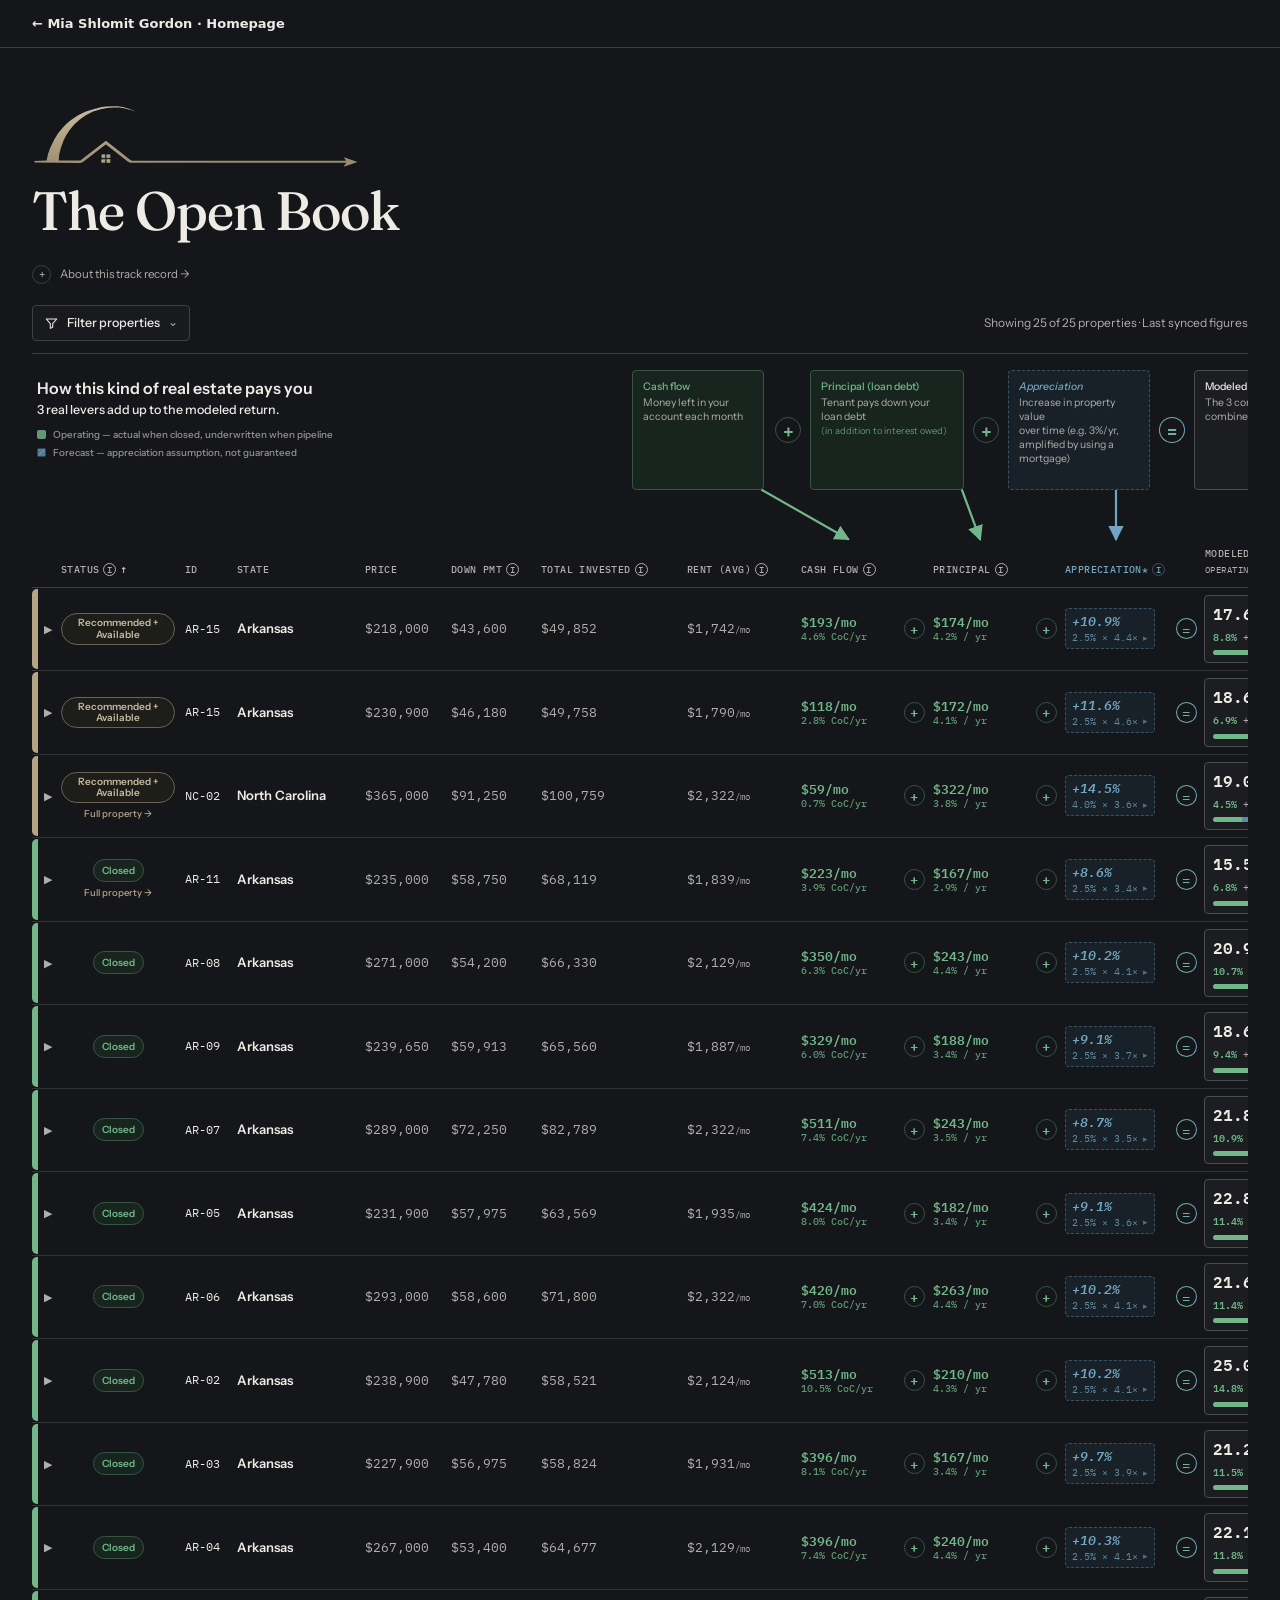
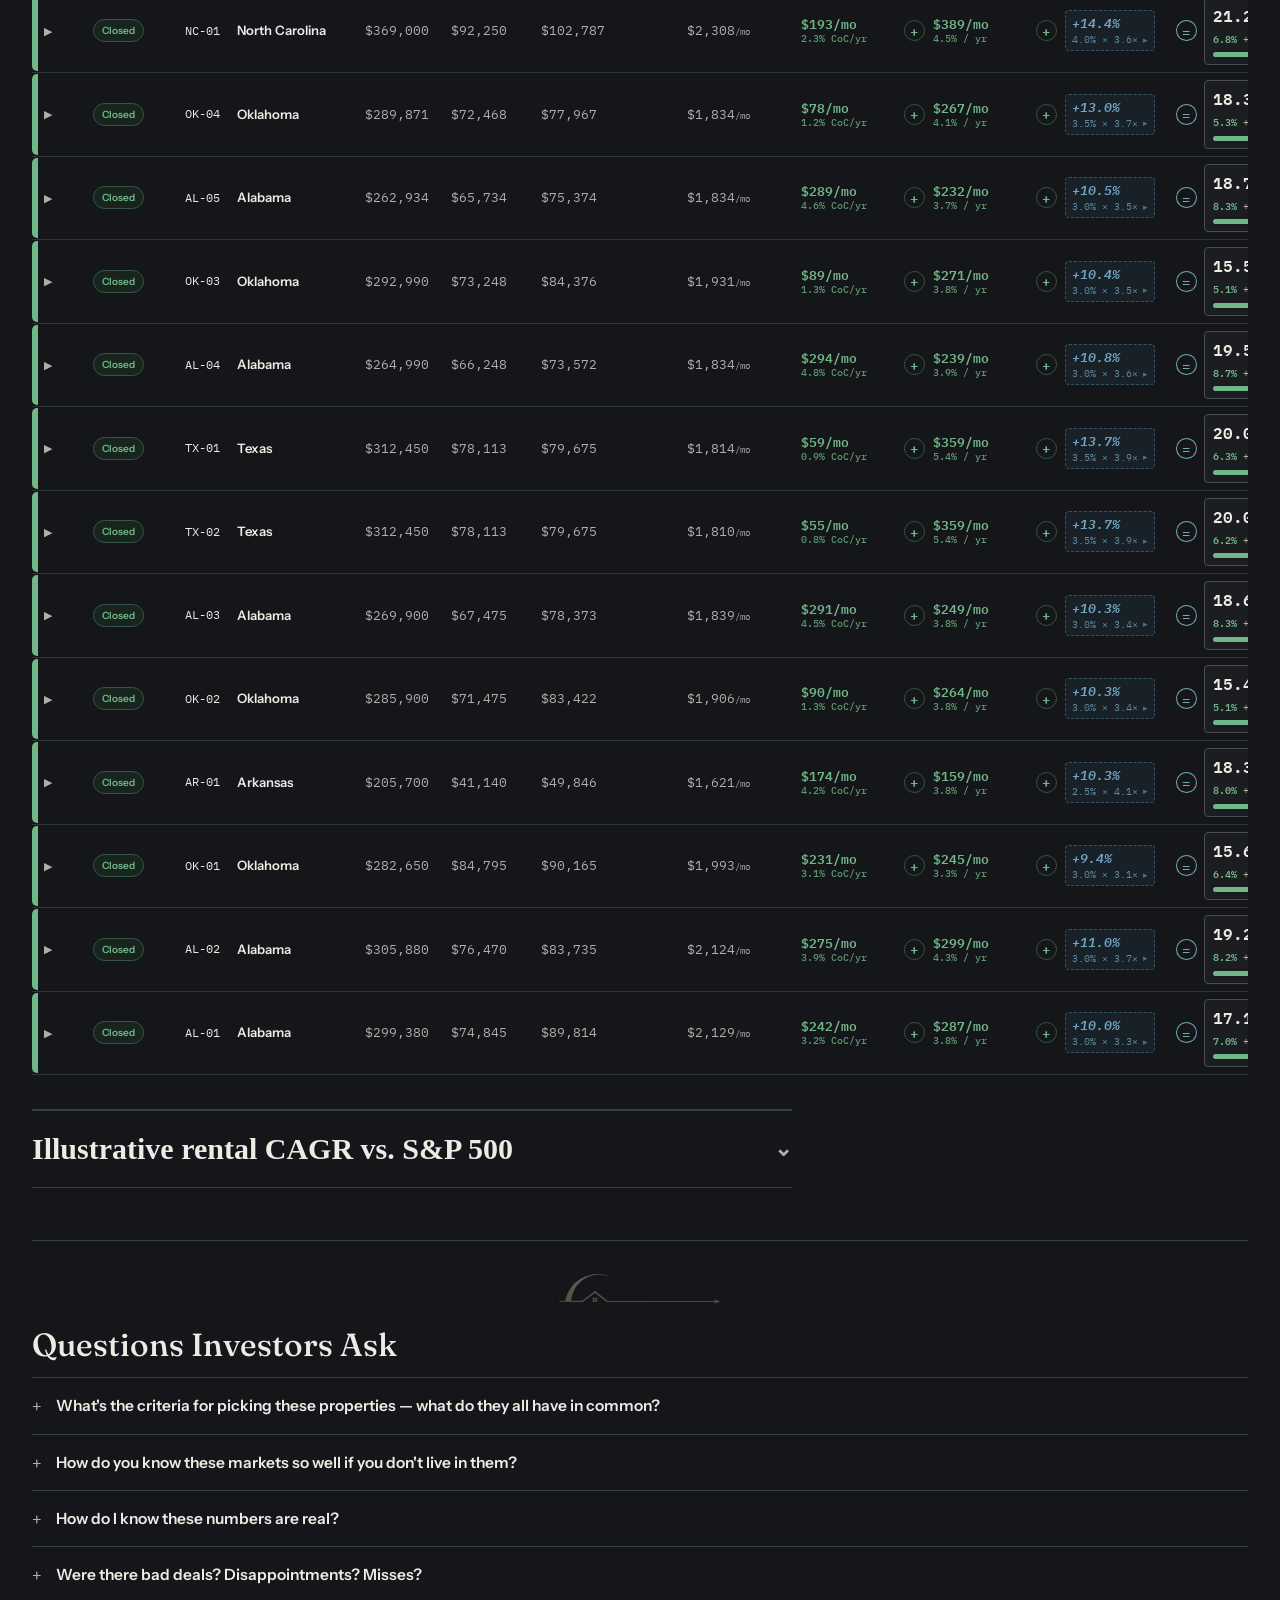
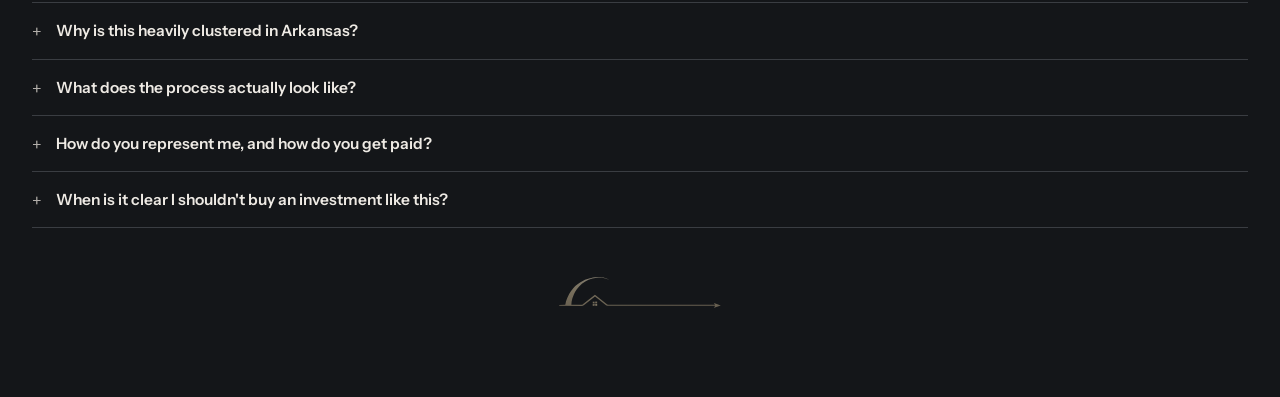
<file: open-book.html>
<!DOCTYPE html>
<html lang="en">
<head>
<meta charset="UTF-8">
<meta name="viewport" content="width=device-width, initial-scale=1.0">
<title>The Open Book — Portfolio Track Record</title>
<link rel="preconnect" href="https://fonts.googleapis.com">
<link href="https://fonts.googleapis.com/css2?family=Fraunces:opsz,wght@9..144,400;9..144,500;9..144,600&family=IBM+Plex+Sans:wght@400;500;600&family=IBM+Plex+Mono:wght@400;500;600&display=swap" rel="stylesheet">
<style>
  :root{
  --bg:#141619;
  --text-primary:#EEEAE4;
  --text-secondary:#B2AEAA;
  --actual-primary:#72B789;
  --actual-secondary:#5E9872;
  --actual-fill:#18251E;
  --actual-border:#355646;
  --forecast-primary:#72A5C2;
  --forecast-secondary:#608AA2;
  --forecast-fill:#182127;
  --forecast-border:#385266;
  --status-fill:#1B1D20;
  --status-text:#B2AEAA;
  --status-border:#3A3D42;
  --radius:2px;
}
  *{box-sizing:border-box;}
  html,body{margin:0;padding:0;}
  body{
    background:var(--bg);
    color:var(--text-primary);
    font-family:'Instrument Sans', sans-serif;
    -webkit-font-smoothing:antialiased;
    line-height:1.5;
  }
  html,body{max-width:100%;}
  .page{max-width:1380px;margin:0 auto;padding:56px 32px 80px;}

  /* ---------- Masthead ---------- */
  h1{
    font-family:'Fraunces',serif;
    font-weight:500;
    font-size:clamp(34px,5vw,54px);
    line-height:1.05;
    margin:0 0 18px;
    color:#EEEAE4;
  }
  .lede{
    font-size:17px;
    max-width:660px;
    color:#B2AEAA;
    margin:0 0 40px;
  }
  .lede b{color:var(--text-primary);font-weight:600;}

  .masthead-disclosure{
    max-width:760px;
    margin:0 0 14px;
  }
  .masthead-disclosure > summary{
    cursor:pointer;
    list-style:none;
    display:flex;
    align-items:center;
    gap:9px;
    width:max-content;
    max-width:100%;
    color:#B2AEAA;
    font-family:'IBM Plex Mono',monospace;
    font-size:11.5px;
    letter-spacing:.02em;
    padding:7px 0;
    user-select:none;
  }
  .masthead-disclosure > summary::-webkit-details-marker{display:none;}
  .masthead-disclosure > summary::before{
    content:'+';
    display:inline-flex;
    align-items:center;
    justify-content:center;
    width:17px;
    height:17px;
    border:1px solid var(--status-border);
    border-radius:50%;
    color:var(--text-secondary);
    font-size:12px;
    line-height:1;
    flex:0 0 auto;
  }
  .masthead-disclosure[open] > summary::before{content:'−';}
  .masthead-disclosure[open] > summary{color:var(--text-primary);}
  .masthead-disclosure .lede{
    max-width:660px;
    margin:6px 0 22px;
  }
  .methodology-disclosure > summary{
    width:100%;
    border:1px solid var(--status-border);
    border-left:3px solid var(--text-secondary);
    background:rgba(168,166,160,.05);
    padding:9px 12px;
  }
  .methodology-disclosure[open] > summary{
    border-bottom-color:transparent;
    margin-bottom:0;
  }
  .methodology-disclosure .ledger-note{
    margin:0;
    border-top:0;
  }

  /* ---------- Ledger note (assumptions) ---------- */
  .ledger-note{
    border:1px solid var(--status-border);
    border-left:3px solid var(--text-secondary);
    padding:20px 24px;
    margin-bottom:20px;
    background:rgba(168,166,160,0.05);
    font-size:14.5px;
    line-height:1.6;
    color:#B2AEAA;
  }
  .ledger-note strong{color:var(--text-primary);}
  .ledger-note p{max-width:760px;margin:0 0 12px;}
  .ledger-note p:last-child{margin-bottom:0;}
  .ledger-note .label{
    font-family:'IBM Plex Mono',monospace;
    font-size:11px;
    letter-spacing:.1em;
    text-transform:uppercase;
    color:var(--text-secondary);
    display:block;
    margin-bottom:10px;
  }
  details.methodology-more{margin-top:12px;}
  details.methodology-more summary{
    cursor:pointer;
    color:var(--text-secondary);
    font-family:'IBM Plex Mono',monospace;
    font-size:12px;
    letter-spacing:.03em;
    list-style:none;
  }
  details.methodology-more summary::-webkit-details-marker{display:none;}
  details.methodology-more[open] summary{margin-bottom:12px;}
  .methodology-more-body p{max-width:760px;margin:0 0 12px;}
  .methodology-more-body p:last-child{margin-bottom:0;}

  /* ---------- Legend (actual vs predicted) ---------- */
  .legend-row{
    display:flex;
    flex-wrap:wrap;
    gap:10px 28px;
    align-items:center;
    margin-bottom:28px;
    font-family:'IBM Plex Mono',monospace;
    font-size:12px;
    color:#B2AEAA;
  }
  .legend-swatch{display:inline-flex;align-items:center;gap:8px;}
  .legend-dot{width:11px;height:11px;border-radius:2px;flex-shrink:0;}
  .legend-dot.actual{background:var(--actual-primary);}
  .legend-dot.predicted{
    background:repeating-linear-gradient(135deg, var(--forecast-primary), var(--forecast-primary) 2px, rgba(114,165,194,0.3) 2px, rgba(114,165,194,0.3) 4px);
    border:1px solid var(--forecast-primary);
  }
  .click-hint{
    font-family:'IBM Plex Mono',monospace;
    font-size:12px;
    color:var(--text-secondary);
    margin:-16px 0 24px;
  }

  /* ---------- Controls ---------- */
  .controls{
    display:flex;
    flex-wrap:wrap;
    gap:24px;
    align-items:flex-end;
    margin-bottom:22px;
    padding-bottom:22px;
    border-bottom:1px solid var(--status-border);
  }
  .control-group{display:flex;flex-direction:column;gap:8px;}
  .control-label{
    font-family:'IBM Plex Mono',monospace;
    font-size:10.5px;
    letter-spacing:.1em;
    text-transform:uppercase;
    color:var(--text-secondary);
  }
  .chips{display:flex;flex-wrap:wrap;gap:6px;}
  .chip{
    font-family:'IBM Plex Mono',monospace;
    font-size:12px;
    padding:6px 11px;
    border:1px solid var(--status-border);
    border-radius:100px;
    background:transparent;
    color:var(--text-secondary);
    font-weight:400;
    cursor:pointer;
    transition:all .15s ease;
  }
  .chip:hover{border-color:rgba(168,166,160,.65);color:#B2AEAA;}
  .chip.active{
    background:rgba(168,166,160,.10);
    border-color:rgba(168,166,160,.55);
    color:#B2AEAA;
    font-weight:500;
  }
  select#sortSelect{
    font-family:'IBM Plex Mono',monospace;
    font-size:12.5px;
    background:var(--bg);
    color:var(--text-primary);
    border:1px solid var(--status-border);
    padding:8px 12px;
    border-radius:2px;
    min-width:230px;
  }
  .count-note{
    margin-left:auto;
    font-family:'IBM Plex Mono',monospace;
    font-size:12px;
    color:var(--text-secondary);
    align-self:flex-end;
    padding-bottom:9px;
  }

  /* ---------- Table ---------- */
  .table-wrap{width:100%;overflow-x:auto;-webkit-overflow-scrolling:touch;margin-bottom:8px;}
  table{width:100%;border-collapse:collapse;min-width:1290px;table-layout:fixed;}

  /* ---------- How real estate pays you ---------- */
  thead .payoff-intro-row th,
  thead .payoff-box-row th{
    border-bottom:0;
    text-transform:none;
    letter-spacing:normal;
    overflow:visible;
  }
  thead .payoff-intro-row th{
    padding:0 5px 12px;
  }
  thead .payoff-box-row th{
    position:relative;
    padding:0 0 20px;
    vertical-align:top;
  }
  .payoff-copy{
    text-align:left;
    font-family:'Instrument Sans',sans-serif;
  }
  .payoff-title{
    font-size:15px;
    line-height:1.25;
    font-weight:600;
    color:var(--text-primary);
  }
  .payoff-subtitle{
    margin-top:2px;
    font-size:12px;
    line-height:1.3;
    color:var(--text-secondary);
  }
  .payoff-card{
    position:relative;
    width:calc(100% - 10px);
    min-height:78px;
    margin:0 5px;
    padding:8px 7px 9px;
    border-radius:8px;
    box-sizing:border-box;
    text-align:left;
    font-family:'Instrument Sans',sans-serif;
    font-size:10.5px;
    line-height:1.32;
    font-weight:400;
  }
  .payoff-card.cash,
  .payoff-card.principal{
    background:rgba(114,183,137,.12);
    border:1px solid rgba(114,183,137,.38);
  }
  .payoff-card.appreciation{
    background:rgba(114,165,194,.09);
    border:1px dashed rgba(114,165,194,.70);
  }
  .payoff-card.modeled{
    background:rgba(168,166,160,.06);
    border:1px solid rgba(168,166,160,.28);
  }
  .payoff-card-name{
    display:block;
    margin-bottom:2px;
    font-size:10.5px;
    line-height:1.25;
    font-weight:500;
  }
  .payoff-card.cash .payoff-card-name,
  .payoff-card.principal .payoff-card-name{color:#72B789;}
  .payoff-card.appreciation .payoff-card-name{color:#72A5C2;font-style:italic;}
  .payoff-card.modeled .payoff-card-name{color:var(--text-primary);}
  .payoff-card-copy{color:#B2AEAA;}
  .payoff-card.appreciation .payoff-card-copy{color:#608AA2;}
  .payoff-mini-bars{
    display:inline-flex;
    align-items:center;
    gap:3px;
    margin-right:4px;
    vertical-align:1px;
  }
  .payoff-mini-bars i{display:block;width:6px;height:6px;border-radius:1px;}
  .payoff-mini-bars .actual{background:#72B789;}
  .payoff-mini-bars .forecast{background:#72A5C2;}
  .payoff-op{
    position:absolute;
    right:-15px;
    top:30px;
    z-index:3;
    width:20px;
    height:20px;
    border-radius:50%;
    border:1px solid var(--status-border);
    background:var(--bg);
    color:#B2AEAA;
    display:flex;
    align-items:center;
    justify-content:center;
    font-family:'IBM Plex Mono',monospace;
    font-size:12px;
    line-height:1;
  }
  .payoff-arrow{
    position:absolute;
    left:50%;
    bottom:-17px;
    width:0;
    height:0;
    transform:translateX(-50%);
    border-left:5px solid transparent;
    border-right:5px solid transparent;
    border-top:5px solid currentColor;
  }
  .payoff-card.cash .payoff-arrow,
  .payoff-card.principal .payoff-arrow{color:#72B789;}
  .payoff-card.appreciation .payoff-arrow{color:#72A5C2;}
  .payoff-card.modeled .payoff-arrow{color:#B2AEAA;}
  .table-scroll-hint{
    display:none;
    font-family:'IBM Plex Mono',monospace;
    font-size:11px;
    color:var(--text-secondary);
    margin:0 0 8px;
  }
  @media (max-width:1400px){
    .table-scroll-hint{display:block;}
  }
  @media (max-width:760px){
    .table-scroll-hint{display:none;}
  }
  /* Explicit, deliberate widths for every column (used with table-layout:fixed
     below) so each one is sized to what its header and values actually need,
     instead of being left to the browser's auto-layout guesswork. */
  th.chevron-col,td.chevron-col{width:24px;}
  th.id-col,td.id-col{width:52px;white-space:nowrap;}
  th.state-col,td.state-col{width:128px;}
  th.status-col,td.status-col{width:124px;}
  th.price-col,td.price-col{width:86px;}
  th.down-col,td.down-col{width:90px;}
  th.invested-col,td.invested-col{width:146px;}
  th.rent-col,td.rent-col{width:114px;}
  th.cash-return-col,td.cash-return-col{width:114px;}
  th.principal-return-col,td.principal-return-col{width:110px;}
  th.appreciation-col,td.appreciation-col{width:140px;}
  th.modeled-return-col,td.modeled-return-col{width:154px;}
  .num,
  .property-id,
  td[data-numeric="true"]{white-space:nowrap;}
  thead th{
    text-align:left;
    vertical-align:bottom;
    font-family:'IBM Plex Mono',monospace;
    font-size:10px;
    letter-spacing:.04em;
    text-transform:uppercase;
    color:var(--text-secondary);
    font-weight:500;
    padding:0 8px 10px 5px;
    border-bottom:1px solid var(--status-border);
    white-space:normal;
    overflow-wrap:break-word;
  }
  thead th.th-predicted{color:var(--forecast-primary);}
  thead th .th-inner{display:flex;align-items:center;gap:5px;}
  tbody td{
    padding:10px 5px;
    border-bottom:1px solid rgba(58,63,71,.6);
    font-size:13px;
    vertical-align:middle;
  }
  tbody tr.data-row{cursor:pointer;transition:background .12s ease;}
  tbody tr.data-row:hover{background:rgba(168,166,160,0.06);}
  .num{font-family:'IBM Plex Mono',monospace;white-space:nowrap;}
  .num-muted{color:#B2AEAA;font-weight:400;}
  .num-mid{color:var(--actual-primary);font-weight:600;}
  .return-pair{
    display:flex;
    flex-direction:column;
    align-items:flex-start;
    gap:1px;
    line-height:1.18;
    font-family:'IBM Plex Mono',monospace;
  }
  .return-pair .rp-month{
    color:var(--actual-primary);
    font-size:13px;
    font-weight:600;
    white-space:nowrap;
  }
  .return-pair .rp-year{
    color:rgba(114,183,137,.78);
    font-size:9.5px;
    font-weight:500;
    white-space:nowrap;
  }
  .th-title-row{
    display:flex;
    align-items:center;
    flex-wrap:nowrap;
    gap:4px;
    white-space:nowrap;
  }
  .th-unit-sub{
    display:block;
    margin-top:4px;
    font-size:8.5px;
    line-height:1.15;
    letter-spacing:.04em;
    color:var(--text-secondary);
    font-weight:400;
    white-space:nowrap;
  }
  .state-cell{font-weight:600;}
  .id-cell{font-family:'IBM Plex Mono',monospace;font-size:12px;color:var(--text-secondary);white-space:nowrap;}
  .status-badge{
    font-family:'IBM Plex Mono',monospace;
    font-size:10.5px;
    padding:3px 8px;
    border-radius:100px;
    display:inline-block;
    white-space:nowrap;
  }
  .status-closed{background:rgba(114,183,137,0.16);color:var(--actual-primary);border:1px solid rgba(114,183,137,0.4);}
  .status-under_contract{background:rgba(168,166,160,0.16);color:var(--text-secondary);border:1px solid rgba(168,166,160,0.4);}
  .status-proposed{background:rgba(255,255,255,0.06);color:var(--text-secondary);border:1px solid var(--status-border);}
  .property-page-link,
  .mp-property-page-link{
    color:var(--text-secondary);
    font-family:'IBM Plex Mono',monospace;
    text-decoration:none;
    white-space:nowrap;
  }
  .property-page-link{display:block;width:max-content;margin-top:5px;font-size:9.5px;line-height:1.25;}
  .mp-property-page-link{display:inline-block;margin:5px 0 2px;font-size:11px;}
  .property-page-link:hover,.mp-property-page-link:hover{text-decoration:underline;color:#B2AEAA;}
  .chevron{
    display:inline-block;
    transition:transform .15s ease;
    color:var(--text-secondary);
    font-size:11px;
    width:14px;
  }
  tr.data-row.open .chevron{transform:rotate(90deg);color:var(--text-secondary);}

  /* info + formula tooltips */
  .info-dot,
  .fx-dot{
    background:none;
    font-family:'IBM Plex Mono',monospace;
    line-height:1;
    display:inline-flex;
    align-items:center;
    justify-content:center;
    cursor:help;
    position:relative;
    flex-shrink:0;
    vertical-align:middle;
  }
  .info-dot{
    width:13px;height:13px;border-radius:50%;
    border:1px solid var(--text-secondary);
    color:var(--text-secondary);
    font-size:9px;
  }
  .fx-dot{
    min-width:19px;height:13px;
    padding:0 3px;
    margin-left:3px;
    border:1px solid rgba(168,166,160,.58);
    border-radius:2px;
    color:var(--text-secondary);
    font-size:8.5px;
    letter-spacing:-.02em;
    text-transform:none;
  }
  th.th-predicted .info-dot{border-color:var(--forecast-primary);color:var(--forecast-primary);}
  th.th-predicted .fx-dot{border-color:rgba(114,165,194,.7);color:var(--forecast-primary);}
  .info-dot .tip,
  .fx-dot .tip{
    position:absolute;
    bottom:calc(100% + 8px);
    left:50%;
    transform:translateX(-50%) translateY(4px);
    width:250px;
    background:var(--bg);
    border:1px solid var(--text-secondary);
    color:#B2AEAA;
    font-family:'Instrument Sans',sans-serif;
    font-size:12.5px;
    line-height:1.45;
    text-transform:none;
    letter-spacing:normal;
    padding:10px 12px;
    border-radius:3px;
    opacity:0;
    visibility:hidden;
    transition:opacity .15s ease, transform .15s ease;
    z-index:80;
    white-space:normal;
    pointer-events:none;
    box-shadow:0 8px 24px rgba(0,0,0,.4);
    font-weight:400;
  }
  .fx-dot .tip{
    width:285px;
    border-color:rgba(168,166,160,.8);
  }
  th.th-predicted .info-dot .tip,
  th.th-predicted .fx-dot .tip{border-color:var(--forecast-primary);}
  .info-dot:hover .tip,.info-dot:focus .tip,.info-dot.open .tip,
  .fx-dot:hover .tip,.fx-dot:focus .tip,.fx-dot.open .tip{
    opacity:1;visibility:visible;transform:translateX(-50%) translateY(0);
  }
  .tip .tip-label{
    display:block;
    margin-bottom:4px;
    font-family:'IBM Plex Mono',monospace;
    font-size:9.5px;
    letter-spacing:.08em;
    text-transform:uppercase;
    color:var(--text-secondary);
  }
  th.th-predicted .tip .tip-label{color:var(--forecast-primary);}


  /* Column-header help bubbles open DOWNWARD. The table lives inside an
     overflow-x:auto scroller, so bubbles positioned above the header are
     clipped at the scroller's top edge. Opening them into the table keeps
     them fully visible without changing the horizontal-scroll behavior. */
  .table-wrap thead .info-dot .tip,
  .table-wrap thead .fx-dot .tip{
    top:calc(100% + 8px);
    bottom:auto;
    transform:translateX(-50%) translateY(-4px);
  }
  .table-wrap thead .info-dot:hover .tip,
  .table-wrap thead .info-dot:focus .tip,
  .table-wrap thead .info-dot.open .tip,
  .table-wrap thead .fx-dot:hover .tip,
  .table-wrap thead .fx-dot:focus .tip,
  .table-wrap thead .fx-dot.open .tip{
    transform:translateX(-50%) translateY(0);
  }

  /* Keep the bubbles inside the horizontal table viewport at the two edges. */
  .table-wrap thead th:nth-child(-n+4) .info-dot .tip,
  .table-wrap thead th:nth-child(-n+4) .fx-dot .tip{
    left:0;
    right:auto;
    transform:translateX(0) translateY(-4px);
  }
  .table-wrap thead th:nth-child(-n+4) .info-dot:hover .tip,
  .table-wrap thead th:nth-child(-n+4) .info-dot:focus .tip,
  .table-wrap thead th:nth-child(-n+4) .info-dot.open .tip,
  .table-wrap thead th:nth-child(-n+4) .fx-dot:hover .tip,
  .table-wrap thead th:nth-child(-n+4) .fx-dot:focus .tip,
  .table-wrap thead th:nth-child(-n+4) .fx-dot.open .tip{
    transform:translateX(0) translateY(0);
  }
  .table-wrap thead th:nth-last-child(-n+2) .info-dot .tip,
  .table-wrap thead th:nth-last-child(-n+2) .fx-dot .tip{
    left:auto;
    right:0;
    transform:translateX(0) translateY(-4px);
  }
  .table-wrap thead th:nth-last-child(-n+2) .info-dot:hover .tip,
  .table-wrap thead th:nth-last-child(-n+2) .info-dot:focus .tip,
  .table-wrap thead th:nth-last-child(-n+2) .info-dot.open .tip,
  .table-wrap thead th:nth-last-child(-n+2) .fx-dot:hover .tip,
  .table-wrap thead th:nth-last-child(-n+2) .fx-dot:focus .tip,
  .table-wrap thead th:nth-last-child(-n+2) .fx-dot.open .tip{
    transform:translateX(0) translateY(0);
  }

  /* predicted appreciation cell */
  .predicted-cell{
    display:inline-flex;
    flex-direction:column;
    align-items:flex-start;
    gap:1px;
    padding:4px 16px 4px 6px;
    border:1px dashed var(--forecast-primary);
    border-radius:3px;
    background:rgba(114,165,194,0.08);
    line-height:1.3;
    position:relative;
    cursor:pointer;
    transition:background .12s ease;
  }
  .predicted-cell:hover,.predicted-cell.open{background:rgba(114,165,194,0.18);}
  .predicted-cell .pc-caret{
    position:absolute;right:6px;bottom:5px;
    font-size:9px;color:#608AA2;opacity:.75;
    transition:transform .15s ease;
  }
  .predicted-cell.open .pc-caret{transform:rotate(90deg);}
  .predicted-cell .pv{
    font-family:'IBM Plex Mono',monospace;
    font-weight:600;
    font-style:italic;
    color:var(--forecast-primary);
    font-size:13px;
    white-space:nowrap;
  }
  .predicted-cell .ps{
    font-family:'IBM Plex Mono',monospace;
    font-size:10px;
    color:#608AA2;
    white-space:nowrap;
  }

  /* modeled return: number + actual/forecast breakdown + bar */
  .tr-wrap{display:flex;flex-direction:column;gap:3px;align-items:flex-start;}
  .tr-num{font-family:'IBM Plex Mono',monospace;font-weight:600;font-size:15.5px;color:var(--text-primary);white-space:nowrap;}
  .tr-modeled-label{
    font-family:'IBM Plex Mono',monospace;
    font-size:8.5px;
    letter-spacing:.08em;
    text-transform:uppercase;
    color:var(--text-secondary);
  }
  .tr-split{
    font-family:'IBM Plex Mono',monospace;
    font-size:9.5px;
    white-space:nowrap;
    margin-top:1px;
  }
  .tr-split .tr-a-num{color:var(--actual-primary);font-weight:600;}
  .tr-split .tr-a-word{color:rgba(114,183,137,.65);}
  .tr-split .tr-plus{color:var(--text-secondary);}
  .tr-split .tr-f-num{color:var(--forecast-primary);font-weight:600;}
  .tr-split .tr-f-word{color:rgba(114,165,194,.7);}
  .tr-bar{width:68px;height:5px;border-radius:3px;overflow:hidden;display:flex;background:rgba(255,255,255,0.06);margin-top:2px;}
  .tr-actual{height:100%;background:var(--actual-primary);}
  .tr-predicted{
    height:100%;
    background:repeating-linear-gradient(135deg, var(--forecast-primary), var(--forecast-primary) 2px, rgba(114,165,194,0.35) 2px, rgba(114,165,194,0.35) 4px);
  }
  .th-modeled-sub{
    display:block;
    font-family:'IBM Plex Mono',monospace;
    font-size:9px;
    letter-spacing:.05em;
    text-transform:uppercase;
    color:var(--forecast-primary);
    font-weight:400;
    margin-top:2px;
  }

  /* ---------- Frozen desktop table header ---------- */
  .desktop-table{position:relative;}
  .sticky-table-header{
    position:fixed;
    top:0;
    left:0;
    z-index:60;
    width:0;
    visibility:hidden;
    opacity:0;
    pointer-events:none;
    background:var(--bg);
    box-shadow:0 1px 0 var(--status-border),0 8px 14px rgba(20,23,28,.28);
    transition:opacity .10s ease;
  }
  .sticky-table-header.is-active{
    visibility:visible;
    opacity:1;
  }
  .sticky-table-header-viewport{
    width:100%;
    overflow:hidden;
    background:var(--bg);
  }
  .sticky-table-header-table{
    width:auto;
    min-width:0;
    table-layout:fixed;
    border-collapse:collapse;
    background:var(--bg);
    transform:translateX(0);
    will-change:transform;
  }
  .sticky-table-header thead th{
    background:var(--bg);
  }
  /* The frozen header is a visual label clone only. Hide help controls there
     so it never presents duplicate/non-semantic interactive controls. */
  .sticky-table-header .info-dot,
  .sticky-table-header .fx-dot{
    display:none;
  }
  @media (max-width:760px){
    .sticky-table-header{display:none !important;}
  }

  /* detail / ledger receipt row */
  tr.detail-row{display:none;}
  tr.detail-row.open{display:table-row;}
  tr.detail-row td{padding:0;border-bottom:1px solid rgba(58,63,71,.6);}
  .receipt{
    background:rgba(0,0,0,.18);
    padding:20px 28px 22px;
    font-family:'IBM Plex Mono',monospace;
    font-size:13px;
  }
  .receipt-title{
    color:var(--text-secondary);
    font-size:10.5px;
    letter-spacing:.1em;
    text-transform:uppercase;
    margin-bottom:12px;
  }
  .receipt-sections{display:flex;flex-direction:column;gap:18px;}
  .receipt-section{min-width:0;}
  .receipt-section + .receipt-section{
    padding-top:16px;
    border-top:1px solid rgba(58,63,71,.72);
  }
  .receipt-section-title{
    margin:0 0 9px;
    font-family:'IBM Plex Mono',monospace;
    font-size:9.5px;
    letter-spacing:.10em;
    text-transform:uppercase;
    color:var(--text-secondary);
    font-weight:500;
  }
  .receipt-section-title.purchase{color:var(--text-secondary);}
  .receipt-section-title.forecast{color:var(--forecast-primary);}
  .receipt-grid{
    display:grid;
    grid-template-columns:repeat(4, minmax(0,1fr));
    gap:8px 38px;
  }
  @media (max-width:1150px){
    .receipt-grid{grid-template-columns:repeat(3,minmax(0,1fr));}
  }
  @media (max-width:850px){
    .receipt-grid{grid-template-columns:repeat(2,minmax(0,1fr));}
  }
  @media (max-width:560px){
    .receipt-grid{grid-template-columns:1fr;}
  }
  .mp-detail-section{margin-top:16px;}
  .mp-detail-section:first-of-type{margin-top:10px;}
  .mp-detail-section + .mp-detail-section{
    padding-top:14px;
    border-top:1px solid rgba(58,63,71,.72);
  }
  .mp-detail-section-title{
    margin:0 0 5px;
    font-family:'IBM Plex Mono',monospace;
    font-size:9.5px;
    letter-spacing:.10em;
    text-transform:uppercase;
    color:var(--text-secondary);
  }
  .mp-detail-section-title.purchase{color:var(--text-secondary);}
  .mp-detail-section-title.forecast{color:var(--forecast-primary);}
  .receipt-line{
    display:flex;
    align-items:flex-start;
    gap:6px;
    color:#B2AEAA;
    border-bottom:1px dotted rgba(168,166,160,.35);
    padding:3px 0;
    min-width:0;
  }
  .receipt-line .rl-label{white-space:normal;overflow-wrap:break-word;}
  .receipt-line .rl-fill{flex:1;min-width:8px;}
  .receipt-line .rl-val{color:var(--text-primary);font-weight:500;white-space:nowrap;flex-shrink:0;}
  .receipt-line.predicted-line{border-bottom:1px dashed rgba(114,165,194,.55);}
  .receipt-line.predicted-line .rl-label{color:#608AA2;}
  .receipt-line.predicted-line .rl-val{color:var(--forecast-primary);font-style:italic;}


  /* ---------- Formula transparency / show-the-math ---------- */
  .math-tools{
    margin-top:16px;
    padding-top:12px;
    border-top:1px dotted rgba(168,166,160,.28);
  }
  .math-toggle{
    appearance:none;
    border:0;
    background:none;
    padding:0;
    color:var(--text-secondary);
    font-family:'IBM Plex Mono',monospace;
    font-size:11.5px;
    letter-spacing:.02em;
    cursor:pointer;
  }
  .math-toggle:hover{text-decoration:underline;text-underline-offset:3px;}
  .math-toggle .math-fx{
    display:inline-block;
    margin-left:5px;
    padding:1px 4px;
    border:1px solid rgba(168,166,160,.55);
    border-radius:2px;
    font-size:9px;
    line-height:1.15;
    text-decoration:none;
  }
  .math-panel{
    display:none;
    margin-top:14px;
    max-width:920px;
  }
  .math-panel.open{display:block;}
  .math-note{
    margin:0 0 12px;
    color:var(--text-secondary);
    font-family:'Instrument Sans',sans-serif;
    font-size:12px;
    line-height:1.5;
    max-width:760px;
  }
  .math-group-title{
    margin:16px 0 7px;
    font-family:'IBM Plex Mono',monospace;
    font-size:9.5px;
    letter-spacing:.09em;
    text-transform:uppercase;
    color:var(--text-secondary);
  }
  .math-item{
    padding:10px 0;
    border-top:1px solid rgba(58,63,71,.58);
  }
  .math-item:last-child{border-bottom:1px solid rgba(58,63,71,.58);}
  .math-name{
    color:var(--text-primary);
    font-family:'Instrument Sans',sans-serif;
    font-size:13px;
    font-weight:600;
    margin-bottom:2px;
  }
  .math-meaning{
    color:#B2AEAA;
    font-family:'Instrument Sans',sans-serif;
    font-size:12.5px;
    line-height:1.45;
    margin-bottom:5px;
  }
  .math-formula,
  .math-example{
    font-family:'IBM Plex Mono',monospace;
    font-size:11.5px;
    line-height:1.55;
    overflow-wrap:anywhere;
  }
  .math-formula{color:var(--text-secondary);}
  .math-example{color:#B2AEAA;margin-top:2px;}
  .math-example strong{color:var(--text-primary);font-weight:600;}
  .math-kicker{color:var(--text-secondary);}
  .math-item.predicted-math .math-name,
  .math-item.predicted-math .math-kicker{color:var(--forecast-primary);}
  .math-item.predicted-math{border-top-style:dashed;}
  .mp-actions{flex-wrap:wrap;row-gap:10px;}
  .mp-math-panel{margin-top:8px;}

  /* ---------- Decline note ---------- */
  .decline-note{
    margin-top:26px;
    font-size:14px;
    color:#B2AEAA;
    padding-top:18px;
    border-top:1px solid var(--status-border);
  }
  .decline-note b{color:var(--text-primary);}
  details.why{margin-top:10px;}
  details.why summary{
    cursor:pointer;
    color:var(--text-secondary);
    font-family:'IBM Plex Mono',monospace;
    font-size:12.5px;
    letter-spacing:.03em;
  }
  details.why[open] summary{margin-bottom:14px;}
  .why-body{
    font-size:13.5px;
    color:#B2AEAA;
    max-width:680px;
  }
  .why-body p{margin:0 0 12px;}
  .why-body p:last-child{margin-bottom:0;}
  .example-line{
    font-family:'IBM Plex Mono',monospace;
    font-size:13px;
    color:#B2AEAA;
    background:rgba(168,166,160,0.06);
    border:1px solid var(--status-border);
    border-left:3px solid var(--text-secondary);
    padding:10px 14px;
    margin:14px 0;
    line-height:1.6;
  }
  .example-line div{margin:2px 0;}
  .example-line .eq{color:var(--text-secondary);}
  .why-conclusion{
    margin:14px 0 0;
    padding:12px 14px;
    background:rgba(168,166,160,0.08);
    border-left:3px solid var(--text-secondary);
    font-size:13.5px;
  }
  .curve-wrap{margin:16px 0;}
  .curve-caption{
    font-family:'IBM Plex Mono',monospace;
    font-size:10.5px;
    color:var(--text-secondary);
    letter-spacing:.04em;
  }
  .curve-method-note{
    margin-top:8px;
    max-width:680px;
    font-family:'Instrument Sans',sans-serif;
    font-size:11.5px;
    line-height:1.5;
    color:var(--text-secondary);
  }

  /* ---------- Leverage explainer ---------- */
  .lev-wrap{margin:18px 0 6px;display:flex;flex-direction:column;gap:18px;}
  .lev-row{display:flex;align-items:center;gap:16px;flex-wrap:wrap;}
  .lev-label{width:150px;flex-shrink:0;font-size:13px;color:#B2AEAA;}
  .lev-label b{color:var(--text-primary);display:block;font-size:13.5px;}
  .lev-track{position:relative;height:22px;background:rgba(255,255,255,0.05);border-radius:2px;}
  .lev-base{position:absolute;top:0;left:0;height:100%;background:rgba(168,166,160,0.18);border:1px solid rgba(168,166,160,0.4);border-radius:2px;box-sizing:border-box;}
  .lev-gain{position:absolute;top:0;height:100%;background:var(--text-secondary);border-radius:0 2px 2px 0;}
  .lev-tag{font-family:'IBM Plex Mono',monospace;font-size:12.5px;color:var(--text-secondary);white-space:nowrap;font-weight:600;}
  .lev-tag span{color:var(--text-secondary);font-weight:400;}
  .lev-punch{font-size:13.5px;color:#B2AEAA;max-width:680px;margin-top:2px;}
  .lev-punch b{color:var(--text-primary);}
  .lev-copy{font-size:13.5px;line-height:1.6;color:#B2AEAA;max-width:680px;margin:0 0 10px;}
  .lev-copy b{color:var(--text-primary);}
  .lev-driver{
    display:inline-block;
    font-family:'IBM Plex Mono',monospace;
    font-size:12.5px;
    color:var(--text-secondary);
    border:1px solid rgba(168,166,160,.5);
    background:rgba(168,166,160,.08);
    border-radius:3px;
    padding:6px 10px;
    margin:2px 0 14px;
  }

  /* Close control for the appreciation-breakdown popover and the "why does
     the return shrink" explainer — collapses the box and scrolls the view
     back to the control that opened it. */
  .close-box-btn{
    appearance:none;
    display:inline-flex;
    align-items:center;
    gap:5px;
    background:none;
    border:1px solid rgba(168,166,160,.5);
    border-radius:3px;
    color:var(--text-secondary);
    font-family:'IBM Plex Mono',monospace;
    font-size:11px;
    letter-spacing:.02em;
    padding:5px 10px;
    cursor:pointer;
    flex-shrink:0;
    transition:background .12s ease, color .12s ease, border-color .12s ease;
  }
  .close-box-btn:hover{
    background:rgba(168,166,160,.12);
    color:#B2AEAA;
    border-color:rgba(168,166,160,.8);
  }
  .lev-detail-head{
    display:flex;
    align-items:center;
    justify-content:space-between;
    gap:16px;
    margin-bottom:12px;
  }
  .lev-detail-head .receipt-title{margin-bottom:0;}
  .lev-detail-head.solo{justify-content:flex-end;}
  .why-close-row{
    display:flex;
    margin-top:18px;
    padding-top:14px;
    border-top:1px dotted rgba(168,166,160,.28);
  }

  /* ---------- Mobile property list ---------- */
  .mobile-property-list{display:none;}
  .mp-card{
    border-top:1px solid var(--status-border);
    padding:18px 2px 20px;
  }
  .mp-card:last-child{border-bottom:1px solid var(--status-border);}
  .mp-row1{display:flex;align-items:center;justify-content:space-between;gap:10px;}
  .mp-state{font-family:'Instrument Sans',sans-serif;font-size:15px;font-weight:600;color:var(--text-primary);}
  .mp-state .mp-id{font-family:'IBM Plex Mono',monospace;color:var(--text-secondary);}
  .mp-state .mp-id-sep{color:var(--text-secondary);font-weight:400;}
  .mp-row2{
    font-family:'IBM Plex Mono',monospace;
    font-size:11.5px;
    color:var(--text-secondary);
    margin-top:8px;
  }
  .mp-metrics{
    display:grid;
    grid-template-columns:1fr 1fr;
    gap:10px 16px;
    margin-top:14px;
  }
  .mp-metric-label{
    font-family:'IBM Plex Mono',monospace;
    font-size:9px;
    letter-spacing:.08em;
    text-transform:uppercase;
    color:var(--text-secondary);
    display:block;
    margin-bottom:3px;
  }
  .mp-metric-val{
    font-family:'IBM Plex Mono',monospace;
    font-size:17px;
    font-weight:600;
    color:var(--actual-primary);
  }
  .mp-metric-sub{
    display:block;
    margin-top:2px;
    font-family:'IBM Plex Mono',monospace;
    font-size:10.5px;
    color:rgba(114,183,137,.78);
    white-space:nowrap;
  }
  .mp-modeled{
    margin-top:14px;
    display:flex;
    align-items:baseline;
    justify-content:space-between;
    font-family:'IBM Plex Mono',monospace;
  }
  .mp-modeled-label{
    font-size:10.5px;
    letter-spacing:.06em;
    text-transform:uppercase;
    color:var(--text-secondary);
  }
  .mp-modeled-val{font-size:17px;font-weight:600;color:var(--text-primary);}
  .mp-modeled-split{
    font-family:'IBM Plex Mono',monospace;
    font-size:11px;
    margin-top:3px;
  }
  .mp-modeled-split .mp-a{color:var(--actual-primary);font-weight:600;}
  .mp-modeled-split .mp-a-w{color:rgba(114,183,137,.65);}
  .mp-modeled-split .mp-f{color:var(--forecast-primary);font-weight:600;}
  .mp-modeled-split .mp-f-w{color:rgba(114,165,194,.7);}
  .mp-bar{width:100%;max-width:180px;height:6px;border-radius:3px;overflow:hidden;display:flex;background:rgba(255,255,255,0.06);margin-top:8px;}
  .mp-bar .tr-actual, .mp-bar .tr-predicted{height:100%;}
  .mp-actions{
    display:flex;
    gap:22px;
    margin-top:14px;
  }
  .mp-action{
    font-family:'IBM Plex Mono',monospace;
    font-size:11.5px;
    background:none;
    border:none;
    padding:0;
    cursor:pointer;
  }
  .mp-action.underwriting{color:var(--text-secondary);}
  .mp-action.forecast{color:var(--forecast-primary);}
  .mp-detail{display:none;margin-top:14px;font-family:'IBM Plex Mono',monospace;font-size:12.5px;}
  .mp-detail.open{display:block;}
  .mp-detail-line{
    display:flex;
    justify-content:space-between;
    gap:10px;
    border-bottom:1px dotted rgba(168,166,160,.35);
    padding:6px 0;
    color:#B2AEAA;
  }
  .mp-detail-line.predicted{border-bottom:1px dashed rgba(114,165,194,.55);}
  .mp-detail-line.predicted .mp-dl-label{color:#608AA2;}
  .mp-detail-line.predicted .mp-dl-val{color:var(--forecast-primary);font-style:italic;}
  .mp-detail-line .mp-dl-val{color:var(--text-primary);font-weight:500;white-space:nowrap;}
  .mp-lev .lev-label{width:auto;}
  .mp-lev .lev-row{flex-direction:column;align-items:flex-start;gap:6px;}
  .mp-lev .lev-track{width:100% !important;max-width:100%;}

  /* ---------- FAQ ---------- */
  .faq-section{
    margin-top:52px;
    padding-top:32px;
    border-top:1px solid var(--status-border);
  }
  .faq-heading{
    font-family:'Fraunces',serif;
    font-weight:500;
    font-size:clamp(24px,3vw,32px);
    color:var(--text-primary);
    margin:0 0 8px;
  }
  .faq-sub{
    font-size:14px;
    color:var(--text-secondary);
    max-width:640px;
    margin:0 0 28px;
  }
  details.faq-item{
    border-top:1px solid var(--status-border);
    padding:16px 0;
  }
  details.faq-item:last-child{border-bottom:1px solid var(--status-border);}
  details.faq-item summary{
    cursor:pointer;
    list-style:none;
    font-family:'Instrument Sans',sans-serif;
    font-weight:600;
    font-size:15.5px;
    color:var(--text-primary);
    display:flex;
    align-items:baseline;
    gap:10px;
  }
  details.faq-item summary::-webkit-details-marker{display:none;}
  details.faq-item summary::before{
    content:"+";
    font-family:'IBM Plex Mono',monospace;
    color:var(--text-secondary);
    font-weight:400;
    flex-shrink:0;
    width:14px;
  }
  details.faq-item[open] summary::before{content:"–";}
  details.faq-item[open] summary{margin-bottom:14px;}
  .faq-body{
    font-size:14.5px;
    line-height:1.65;
    color:#B2AEAA;
    max-width:720px;
    padding-left:24px;
  }
  .faq-body p{margin:0 0 12px;}
  .faq-body p:last-child{margin-bottom:0;}
  .faq-body strong{color:var(--text-primary);}
  .faq-body ul{margin:0 0 12px;padding-left:20px;}
  .faq-body li{margin-bottom:8px;}
  .faq-body li:last-child{margin-bottom:0;}

  /* ---------- Footer ---------- */
  @media (max-width:900px){
    .page{padding-left:20px;padding-right:20px;}
  }
  @media (max-width:640px){
    .page{padding:36px 16px 60px;}
    .count-note{margin-left:0;}
  }

  @media (max-width:760px){
    .desktop-table{display:none;}
    .mobile-property-list{display:block;}
    h1{font-size:38px;}
    .controls{align-items:flex-start;}
    .control-group{width:100%;}
    .chips{flex-wrap:wrap;}
    select#sortSelect{width:100%;min-width:0;}
    .count-note{margin-left:0;order:99;width:100%;padding-bottom:0;padding-top:4px;}
  }

  .artemis-mark{
    display:block;
    width:164px;
    height:auto;
    margin:0 0 14px 0;
    animation:artemis-fade-in .5s ease-out;
  }
  @media (max-width:900px){
    .artemis-mark{width:144px;}
  }
  @media (max-width:640px){
    .artemis-mark{width:124px;margin-bottom:12px;}
  }
  .artemis-faq-mark{
    display:block;
    width:28px;
    height:auto;
    margin:0 auto 16px;
    opacity:.45;
    animation:artemis-fade-in .5s ease-out;
  }
  .artemis-footer-mark{
    display:block;
    width:42px;
    height:auto;
    margin:48px auto 8px;
    opacity:.62;
    animation:artemis-fade-in .5s ease-out;
  }
  @media (max-width:640px){
    .artemis-footer-mark{
      width:36px;
      margin-top:40px;
      opacity:.62;
    }
  }
  @keyframes artemis-fade-in{
    from{opacity:0;}
  }


/* ===== 2026-09-04 unified site color system + exact table/callout grid ===== */
body{background:var(--bg);color:var(--text-primary);}
h1{color:#EEEAE4;} /* brand wordmark: intentionally unchanged */

/* One muted text gray site-wide. */
.lede,
.masthead-disclosure > summary,
.ledger-note,
.legend-row,
.click-hint,
.control-label,
.chip,
.count-note,
.payoff-subtitle,
.table-scroll-hint,
thead th,
.th-unit-sub,
.tr-modeled-label,
.receipt-section-title,
.mp-detail-section-title,
.receipt-line,
.math-note,
.math-group-title,
.math-meaning,
.math-formula,
.math-example,
.decline-note,
.why-body,
.curve-caption,
.curve-method-note,
.lev-label,
.lev-punch,
.lev-copy,
.mp-row2,
.mp-metric-label,
.mp-modeled-label,
.mp-detail-line,
.faq-sub,
.faq-body{color:var(--text-secondary);}

.lede b,
.ledger-note strong,
.decline-note b,
.why-body strong,
.lev-label b,
.lev-punch b,
.lev-copy b,
.faq-body strong,
.math-name,
.math-example strong{color:var(--text-primary);}

.masthead-disclosure > summary::before,
.ledger-note .label,
details.methodology-more summary,
.property-page-link,
.mp-property-page-link,
tr.data-row.open .chevron,
.fx-dot,
.tip .tip-label,
.receipt-title,
.receipt-section-title.purchase,
.mp-detail-section-title.purchase,
.math-toggle,
.math-kicker,
details.why summary,
details.faq-item summary::before{color:var(--text-secondary);}

.property-page-link:hover,
.mp-property-page-link:hover,
.chip:hover{color:var(--text-primary);}

.methodology-disclosure > summary,
.ledger-note,
.example-line,
.why-conclusion{border-left-color:var(--status-border);background:transparent;}

.chip{border-color:var(--status-border);background:transparent;}
.chip:hover{border-color:var(--text-secondary);}
.chip.active{background:var(--status-fill);border-color:var(--text-secondary);color:var(--text-secondary);}
select#sortSelect{background:var(--bg);color:var(--text-primary);border-color:var(--status-border);}

.info-dot{border-color:var(--text-secondary);color:var(--text-secondary);}
.fx-dot{border-color:var(--status-border);}
.info-dot .tip,.fx-dot .tip{background:var(--bg);border-color:var(--status-border);color:var(--text-secondary);}
.fx-dot .tip{border-color:var(--status-border);}

/* Actual operating data = green. */
.legend-dot.actual,
.payoff-mini-bars .actual,
.tr-actual{background:var(--actual-primary);}
.payoff-card.cash,
.payoff-card.principal{background:var(--actual-fill);border-color:var(--actual-border);}
.payoff-card.cash .payoff-card-name,
.payoff-card.principal .payoff-card-name,
.payoff-card.cash .payoff-arrow,
.payoff-card.principal .payoff-arrow,
.num-mid,
.return-pair .rp-month,
.tr-split .tr-a-num,
.mp-metric-val,
.mp-modeled-split .mp-a{color:var(--actual-primary);}
.payoff-card.cash .payoff-card-copy,
.payoff-card.principal .payoff-card-copy,
.return-pair .rp-year,
.tr-split .tr-a-word,
.mp-metric-sub,
.mp-modeled-split .mp-a-w{color:var(--actual-secondary);}

/* Forecast appreciation = blue everywhere. */
.legend-dot.predicted,
.tr-predicted{
  background:repeating-linear-gradient(135deg,var(--forecast-primary),var(--forecast-primary) 2px,var(--forecast-secondary) 2px,var(--forecast-secondary) 4px);
  border-color:var(--forecast-border);
}
thead th.th-predicted,
th.th-predicted .info-dot,
th.th-predicted .fx-dot,
th.th-predicted .tip .tip-label,
.payoff-card.appreciation .payoff-card-name,
.payoff-card.appreciation .payoff-arrow,
.predicted-cell .pv,
.tr-split .tr-f-num,
.th-modeled-sub,
.receipt-section-title.forecast,
.mp-detail-section-title.forecast,
.receipt-line.predicted-line .rl-val,
.math-item.predicted-math .math-name,
.math-item.predicted-math .math-kicker,
.mp-modeled-split .mp-f,
.mp-action.forecast,
.mp-detail-line.predicted .mp-dl-val{color:var(--forecast-primary);}
.payoff-card.appreciation{background:var(--forecast-fill);border:1px dashed var(--forecast-border);}
.payoff-card.appreciation .payoff-card-copy,
.predicted-cell .pc-caret,
.predicted-cell .ps,
.tr-split .tr-f-word,
.receipt-line.predicted-line .rl-label,
.mp-modeled-split .mp-f-w,
.mp-detail-line.predicted .mp-dl-label{color:var(--forecast-secondary);}
.predicted-cell{background:var(--forecast-fill);border-color:var(--forecast-border);}
.predicted-cell:hover,.predicted-cell.open{background:var(--forecast-fill);}
th.th-predicted .info-dot,
th.th-predicted .fx-dot,
th.th-predicted .info-dot .tip,
th.th-predicted .fx-dot .tip{border-color:var(--forecast-border);}
.receipt-line.predicted-line,
.mp-detail-line.predicted{border-bottom-color:var(--forecast-border);}

/* Modeled return and key identifying data stay primary, not data-color coded. */
.payoff-card.modeled{background:var(--status-fill);border-color:var(--status-border);}
.payoff-card.modeled .payoff-card-name,
.payoff-card.modeled .payoff-arrow,
.state-cell,
.id-cell,
.tr-num,
.mp-state,
.mp-state .mp-id,
.mp-modeled-val{color:var(--text-primary);}
.payoff-card.modeled .payoff-card-copy{color:var(--text-secondary);}
.payoff-mini-bars .forecast{background:var(--forecast-primary);}
.tr-bar,.mp-bar{background:var(--status-fill);}

/* Neutral status badges: identical treatment for every state. */
.status-badge{
  font-size:10px;
  background:var(--status-fill);
  color:var(--status-text);
  border:1px solid var(--status-border);
}
.status-closed,
.status-under_contract,
.status-proposed{
  background:var(--status-fill);
  color:var(--status-text);
  border:1px solid var(--status-border);
}
.desktop-table .status-badge{margin-right:12px;}

/* Forecast/leverage explainer follows the blue system. */
.lev-base{background:var(--forecast-fill);border-color:var(--forecast-border);}
.lev-gain{background:var(--forecast-primary);}
.lev-tag,.lev-driver{color:var(--forecast-primary);}
.lev-tag span{color:var(--forecast-secondary);}
.lev-driver{border-color:var(--forecast-border);background:var(--forecast-fill);}
.close-box-btn{border-color:var(--status-border);color:var(--text-secondary);}
.close-box-btn:hover{background:var(--status-fill);color:var(--text-primary);border-color:var(--text-secondary);}

/* Chart: neutral benchmark + blue modeled rental curve. */
.curve-wrap svg line{stroke:var(--status-border);}
.curve-wrap svg polyline{stroke:var(--forecast-primary);}
.curve-wrap svg circle{fill:var(--forecast-primary);}

/* One exact column definition powers both callouts and the real header. */
.desktop-table{
  --table-columns:24px 124px 52px 128px 86px 90px 146px 114px 114px 110px 140px 154px;
  --table-width:1282px;
}
.table-wrap > table{width:var(--table-width);min-width:var(--table-width);table-layout:fixed;}
.table-wrap > table col.chevron-col{width:24px;}
.table-wrap > table col.id-col{width:52px;}
.table-wrap > table col.state-col{width:128px;}
.table-wrap > table col.status-col{width:124px;}
.table-wrap > table col.price-col{width:86px;}
.table-wrap > table col.down-col{width:90px;}
.table-wrap > table col.invested-col{width:146px;}
.table-wrap > table col.rent-col{width:114px;}
.table-wrap > table col.cash-return-col{width:114px;}
.table-wrap > table col.principal-return-col{width:110px;}
.table-wrap > table col.appreciation-col{width:140px;}
.table-wrap > table col.modeled-return-col{width:154px;}
thead .payoff-intro-row,
thead .payoff-box-row,
thead .column-header-row{
  display:grid;
  grid-template-columns:var(--table-columns);
  width:var(--table-width);
}
thead .payoff-intro-row > th:first-child{grid-column:1 / 9;}
thead .payoff-intro-row > th:last-child{grid-column:9 / 13;}
thead .payoff-box-row > th:first-child{grid-column:1 / 9;}
thead .payoff-box-row > th.cash-return-col{grid-column:9;}
thead .payoff-box-row > th.principal-return-col{grid-column:10;}
thead .payoff-box-row > th.appreciation-col{grid-column:11;}
thead .payoff-box-row > th.modeled-return-col{grid-column:12;}
.payoff-arrow{left:50%;transform:translateX(-50%);}


/* ===== 2026-09-04 requested payoff/table refinements ===== */
/* Put the operating/forecast key directly between the payoff subtitle and cards. */
thead .payoff-intro-row > th:first-child{grid-column:1 / 13;}
thead .payoff-intro-row > th:last-child{display:none;}
.payoff-inline-legend{
  display:flex;
  flex-wrap:wrap;
  align-items:center;
  gap:5px 24px;
  margin-top:8px;
  max-width:100%;
  font-family:'IBM Plex Mono',monospace;
  font-size:10.5px;
  line-height:1.35;
  color:var(--text-secondary);
}
.payoff-inline-legend .legend-swatch{gap:7px;}
.payoff-inline-legend .legend-dot{width:9px;height:9px;}

/* Let each callout begin slightly left of its data column while keeping its arrow
   centered over the data below. The appreciation card is intentionally a little
   shorter on the right than the other three. */
.payoff-card{
  width:calc(100% - 1px);
  margin-left:-4px;
  margin-right:0;
}
.payoff-card .payoff-arrow{left:calc(50% + 5px);}
.payoff-card.appreciation{width:calc(100% - 10px);}
.payoff-card.appreciation .payoff-arrow{left:calc(50% + 9px);}
.payoff-card.appreciation .payoff-op{right:-24px;}

/* Show the same + + = relationship on every desktop data row. */
tbody tr.data-row td.cash-return-col,
tbody tr.data-row td.principal-return-col,
tbody tr.data-row td.appreciation-col{position:relative;}
tbody tr.data-row td.cash-return-col::after,
tbody tr.data-row td.principal-return-col::after,
tbody tr.data-row td.appreciation-col::after{
  position:absolute;
  right:-8px;
  top:50%;
  transform:translateY(-50%);
  z-index:4;
  width:16px;
  height:16px;
  display:flex;
  align-items:center;
  justify-content:center;
  border:1px solid var(--status-border);
  border-radius:50%;
  background:var(--bg);
  color:var(--text-secondary);
  font-family:'IBM Plex Mono',monospace;
  font-size:10px;
  line-height:1;
  pointer-events:none;
}
tbody tr.data-row td.cash-return-col::after,
tbody tr.data-row td.principal-return-col::after{content:'+';}
tbody tr.data-row td.appreciation-col::after{content:'=';}
tbody tr.data-row td.principal-return-col,
tbody tr.data-row td.appreciation-col,
tbody tr.data-row td.modeled-return-col{padding-left:13px;}

/* Center the status treatment inside its column. */
tbody tr.data-row td.status-cell{text-align:center;}
tbody tr.data-row td.status-cell .property-page-link{
  margin-left:auto;
  margin-right:auto;
}

/* Property-page links use the exact amber/gold used by the Open Book mark. */
.property-page-link,
.mp-property-page-link{color:#B5A585;}
.property-page-link:hover,
.mp-property-page-link:hover{color:#C8BDA5;}

/* ===== Availability-first status hierarchy + logo sizing ===== */
.status-proposed{
  background:rgba(181,165,133,.10);
  color:#B5A585;
  border-color:rgba(181,165,133,.58);
  font-weight:600;
  white-space:normal;
  line-height:1.18;
  text-align:center;
  min-width:108px;
}
.desktop-table .status-badge{margin-right:0;}
.chip.chip-recommended{
  color:#B5A585;
  border-color:rgba(181,165,133,.55);
}
.chip.chip-recommended.active{
  color:#C8BDA5;
  background:rgba(181,165,133,.10);
  border-color:rgba(181,165,133,.72);
}
tbody tr.data-row.status-proposed-row{
  background:linear-gradient(90deg,rgba(181,165,133,.085),rgba(181,165,133,.025) 23%,rgba(20,23,28,0) 48%);
}
tbody tr.data-row.status-proposed-row:hover{
  background:linear-gradient(90deg,rgba(181,165,133,.13),rgba(181,165,133,.045) 25%,rgba(168,166,160,.025) 52%);
}
tbody tr.data-row.status-proposed-row td:first-child{
  box-shadow:inset 3px 0 0 #B5A585;
}
.artemis-mark{width:328px;}
.artemis-faq-mark,
.artemis-footer-mark{width:164px;}
@media (max-width:900px){
  .artemis-mark{width:288px;}
  .artemis-faq-mark,
  .artemis-footer-mark{width:144px;}
}
@media (max-width:640px){
  .artemis-mark{width:248px;}
  .artemis-faq-mark,
  .artemis-footer-mark{width:124px;}
}


/* ===== 2026-09-04 user-approved payoff equation layout ===== */
/* Dedicated equation columns make every + and = sit exactly halfway between
   the values it connects, with no overlap or ambiguous ownership. */
.desktop-table{
  --table-columns:24px 124px 52px 128px 86px 90px 146px 114px 104px 28px 104px 28px 124px 28px 136px;
  --table-width:1316px;
}
.table-wrap > table col.cash-return-col{width:104px;}
.table-wrap > table col.principal-return-col{width:104px;}
.table-wrap > table col.appreciation-col{width:124px;}
.table-wrap > table col.modeled-return-col{width:136px;}
.table-wrap > table col.equation-operator-col{width:28px;}
th.cash-return-col,td.cash-return-col{width:104px;}
th.principal-return-col,td.principal-return-col{width:104px;}
th.appreciation-col,td.appreciation-col{width:124px;}
th.modeled-return-col,td.modeled-return-col{width:136px;}
th.equation-operator-col,td.equation-operator-col{width:28px;min-width:28px;max-width:28px;}

thead .payoff-box-row,
thead .column-header-row{
  display:grid;
  grid-template-columns:var(--table-columns);
  width:var(--table-width);
}
thead .payoff-box-row > .payoff-copy-cell{grid-column:1 / 9;}
thead .payoff-box-row > .cash-return-col{grid-column:9;}
thead .payoff-box-row > .op-one{grid-column:10;}
thead .payoff-box-row > .principal-return-col{grid-column:11;}
thead .payoff-box-row > .op-two{grid-column:12;}
thead .payoff-box-row > .appreciation-col{grid-column:13;}
thead .payoff-box-row > .op-three{grid-column:14;}
thead .payoff-box-row > .modeled-return-col{grid-column:15;}

thead .payoff-box-row th{
  position:relative;
  padding:0 0 20px;
  vertical-align:top;
  border-bottom:0;
  text-transform:none;
  letter-spacing:normal;
  overflow:visible;
}
.payoff-copy-cell{
  display:flex;
  align-items:center;
  padding:0 24px 20px 5px !important;
}
.payoff-copy{max-width:610px;}
.payoff-title{font-size:16px;line-height:1.25;font-weight:600;color:var(--text-primary);}
.payoff-subtitle{margin-top:4px;font-size:12.5px;line-height:1.35;color:var(--text-primary);}
.payoff-inline-legend{margin-top:9px;gap:4px 22px;font-size:10px;line-height:1.4;}

/* Cards and arrows are centered on the data columns beneath them. */
.payoff-card,
.payoff-card.appreciation{
  width:calc(100% - 8px);
  min-height:96px;
  margin:0 4px;
  padding:9px 7px 10px;
  border-radius:7px;
}
.payoff-card .payoff-arrow,
.payoff-card.appreciation .payoff-arrow{
  left:50%;
  bottom:-17px;
  width:10px;
  height:6px;
  transform:translateX(-50%);
  border:0;
  background:currentColor;
  clip-path:polygon(0 0,100% 0,50% 100%);
}
.payoff-card.cash .payoff-arrow,
.payoff-card.principal .payoff-arrow{color:var(--actual-primary);}
.payoff-card.appreciation .payoff-arrow{color:var(--forecast-primary);}
.payoff-card.modeled .payoff-arrow{
  color:transparent;
  background:linear-gradient(90deg,var(--actual-primary),var(--forecast-primary));
}

/* The top Modeled return box and every Modeled return value box share the same
   restrained green-to-blue fill and outline. There is deliberately no glow. */
.payoff-card.modeled,
.tr-wrap{
  border:1px solid transparent;
  background:
    linear-gradient(90deg,rgba(114,183,137,.060) 0%,rgba(114,183,137,.025) 44%,rgba(114,165,194,.025) 56%,rgba(114,165,194,.060) 100%) padding-box,
    linear-gradient(90deg,rgba(114,183,137,.82),rgba(114,165,194,.82)) border-box;
  box-shadow:none;
}
.payoff-card.modeled .payoff-card-name{color:var(--text-primary);}
.payoff-card.modeled .payoff-card-copy{color:var(--text-secondary);}
.tr-wrap{
  width:100%;
  gap:3px;
  padding:6px 8px 7px;
  border-radius:7px;
}
.tr-modeled-label{display:none;}
.tr-bar{width:100%;height:5px;margin-top:2px;}

/* Bright green + signs; a green/blue hybrid = sign. */
.payoff-equation-operator{
  padding:0 0 20px !important;
  display:flex;
  align-items:center;
  justify-content:center;
  text-align:center;
}
.equation-operator-cell{
  padding:0 !important;
  text-align:center;
  vertical-align:middle;
}
.equation-operator-cell .equation-op{vertical-align:middle;}
.equation-op{
  width:21px;
  height:21px;
  display:inline-flex;
  align-items:center;
  justify-content:center;
  border-radius:50%;
  background:var(--bg);
  font-family:'IBM Plex Mono',monospace;
  font-size:14px;
  font-weight:600;
  line-height:1;
  box-sizing:border-box;
}
.payoff-equation-operator .equation-op{width:24px;height:24px;font-size:17px;}
.equation-op.plus{
  color:var(--actual-primary);
  border:1px solid rgba(114,183,137,.82);
}
.equation-op.equal{
  color:#B2AEAA;
  border:1px solid transparent;
  background:
    linear-gradient(var(--bg),var(--bg)) padding-box,
    linear-gradient(135deg,var(--actual-primary),var(--forecast-primary)) border-box;
}

/* Retire the old floating pseudo-operators now that the signs have real columns. */
tbody tr.data-row td.cash-return-col::after,
tbody tr.data-row td.principal-return-col::after,
tbody tr.data-row td.appreciation-col::after{content:none !important;display:none !important;}
tbody tr.data-row td.principal-return-col,
tbody tr.data-row td.appreciation-col,
tbody tr.data-row td.modeled-return-col{padding-left:5px;}
tbody tr.data-row td.modeled-return-col{padding:7px 4px;}
tbody tr.data-row td.equation-operator-cell{border-bottom:1px solid rgba(58,63,71,.6);}


/* ===== 2026-09-04 payoff layout correction v2 ===== */
/* Keep the real table rows as table rows. The explainer equation gets its own
   internal grid instead of turning a <tr> into a CSS grid, which caused the
   browser to stack the cells diagonally. */
thead .payoff-box-row,
thead .column-header-row{
  display:table-row !important;
  width:auto !important;
  grid-template-columns:none !important;
}
thead .payoff-box-row > th,
thead .column-header-row > th{
  display:table-cell !important;
}
thead .payoff-box-row > .payoff-equation-shell{
  padding:0 0 22px !important;
  border-bottom:0 !important;
  overflow:visible !important;
}
.payoff-equation-grid{
  display:grid;
  grid-template-columns:var(--table-columns);
  grid-template-rows:auto;
  width:var(--table-width);
  align-items:start;
  overflow:visible;
}
.payoff-equation-grid > *{grid-row:1;}
.payoff-equation-grid > .payoff-copy-cell{
  grid-column:1 / 9;
  min-height:96px;
  display:flex;
  align-items:center;
  padding:0 28px 0 5px !important;
}
.payoff-grid-cash{grid-column:9;}
.payoff-grid-op1{grid-column:10;}
.payoff-grid-principal{grid-column:11;}
.payoff-grid-op2{grid-column:12;}
.payoff-grid-appreciation{grid-column:13;}
.payoff-grid-op3{grid-column:14;}
.payoff-grid-modeled{grid-column:15;}

/* All four cards live on the same baseline and each arrow is the exact center
   of the data column beneath it. */
.payoff-equation-grid > .payoff-card,
.payoff-equation-grid > .payoff-card.appreciation{
  width:calc(100% - 8px);
  min-height:96px;
  margin:0 4px;
  padding:9px 7px 10px;
  align-self:start;
}
.payoff-equation-grid .payoff-arrow,
.payoff-equation-grid .payoff-card.appreciation .payoff-arrow{
  left:50% !important;
  transform:translateX(-50%) !important;
  bottom:-17px;
}
.payoff-equation-grid > .payoff-equation-operator{
  height:96px;
  padding:0 !important;
  margin:0 !important;
  display:flex !important;
  align-items:center;
  justify-content:center;
  align-self:start;
}

/* The hybrid box should read like the modeled-return cells, not like a bright
   gradient tile. The fill is deliberately dark; only the tint and outline move
   from green on the left to blue on the right. */
.payoff-card.modeled,
.tr-wrap{
  border:1px solid transparent !important;
  background:
    linear-gradient(90deg,#172019 0%,#171e1b 46%,#151d20 54%,#142029 100%) padding-box,
    linear-gradient(90deg,rgba(114,183,137,.88),rgba(114,165,194,.88)) border-box !important;
  box-shadow:none !important;
}
.payoff-card.modeled .payoff-card-name,
.tr-num{color:var(--text-primary) !important;}
.payoff-card.modeled .payoff-card-copy{color:var(--text-secondary) !important;}

/* Keep the row operators as real table cells and center the symbol within the
   dedicated gap column. */
tbody td.equation-operator-cell{
  display:table-cell !important;
  padding:0 !important;
  text-align:center !important;
  vertical-align:middle !important;
}

/* Bright green + signs. The equals sign itself and its ring are both hybrid. */
.equation-op.plus{
  color:var(--actual-primary) !important;
  border-color:rgba(114,183,137,.92) !important;
}
.equation-op.equal{
  color:transparent !important;
  font-size:0 !important;
  border:1px solid transparent !important;
  background:
    linear-gradient(var(--bg),var(--bg)) padding-box,
    linear-gradient(90deg,var(--actual-primary),var(--forecast-primary)) border-box !important;
}
.equation-op.equal::after{
  content:'=';
  font-family:'IBM Plex Mono',monospace;
  font-size:14px;
  font-weight:600;
  line-height:1;
  background:linear-gradient(90deg,var(--actual-primary),var(--forecast-primary));
  -webkit-background-clip:text;
  background-clip:text;
  color:transparent;
}
.payoff-equation-operator .equation-op.equal::after{font-size:17px;}

/* Full-property-page CTA shown only when the sheet supplies a property page slug. */
.receipt-property-page-cta-wrap{
  grid-column:1 / -1;
  display:flex;
  align-items:center;
  justify-content:center;
  min-width:0;
}
@media (min-width:1151px){
  .receipt-property-page-cta-wrap{grid-column:3 / 5;}
}
.receipt-property-page-cta,
.mp-property-page-cta{
  display:flex;
  align-items:center;
  justify-content:center;
  box-sizing:border-box;
  border:1px solid #B5A585;
  border-radius:0;
  background:rgba(181,165,133,.025);
  color:#B5A585;
  font-family:'IBM Plex Mono',monospace;
  font-size:11.5px;
  font-weight:500;
  line-height:1.2;
  text-align:center;
  text-decoration:none;
  transition:background .12s ease,color .12s ease,border-color .12s ease;
}
.receipt-property-page-cta{
  width:80%;
  min-height:36px;
  padding:8px 14px;
}
.receipt-property-page-cta:hover,
.mp-property-page-cta:hover{
  color:#C8BDA5;
  border-color:#C8BDA5;
  background:rgba(181,165,133,.07);
}
.mp-property-page-cta-wrap{margin-top:12px;}
.mp-property-page-cta{
  width:100%;
  min-height:38px;
  padding:9px 12px;
}


/* ===== 2026-09-04 approved explainer polish v3 ===== */
/* The explainer is intentionally independent from the table-column grid. This lets
   the equation stay compact while four explicit guide arrows terminate at the exact
   centers of Cash Flow, Principal, Appreciation, and Modeled Return. */
.desktop-table{
  --table-columns:24px 124px 52px 128px 86px 90px 146px 114px 104px 28px 104px 28px 112px 28px 148px;
  --table-width:1316px;
}
.table-wrap > table col.appreciation-col{width:112px;}
.table-wrap > table col.modeled-return-col{width:148px;}
th.appreciation-col,td.appreciation-col{width:112px;}
th.modeled-return-col,td.modeled-return-col{width:148px;}
.table-wrap > table{margin-right:18px;}

thead .payoff-box-row > .payoff-equation-shell{
  position:relative;
  height:176px;
  padding:0 !important;
  overflow:visible !important;
}
.payoff-equation-grid{
  position:relative !important;
  display:block !important;
  width:var(--table-width) !important;
  height:176px !important;
  overflow:visible !important;
}
.payoff-equation-grid > *{grid-row:auto !important;grid-column:auto !important;}
.payoff-equation-grid > .payoff-copy-cell{
  position:absolute;
  left:5px;
  top:4px;
  width:555px;
  min-height:112px;
  display:flex;
  align-items:flex-start;
  padding:4px 28px 0 0 !important;
  box-sizing:border-box;
}
.payoff-copy{max-width:540px;}
.payoff-inline-legend{
  margin-top:9px;
  gap:4px 20px;
  font-size:9.8px;
  color:rgba(168,166,160,.72) !important;
}
.payoff-inline-legend .legend-swatch{opacity:.82;}

/* Compact equation placement from the approved mockup. The boxes no longer have
   to sit directly over their data columns because the arrows make the mapping explicit. */
.payoff-equation-grid > .payoff-card,
.payoff-equation-grid > .payoff-card.appreciation{
  position:absolute !important;
  top:0;
  height:120px;
  min-height:120px;
  margin:0 !important;
  padding:10px 10px 11px;
  box-sizing:border-box;
  border-radius:7px;
  z-index:3;
}
.payoff-grid-cash{left:600px;width:132px !important;}
.payoff-grid-principal{left:778px;width:154px !important;}
.payoff-grid-appreciation{left:976px;width:142px !important;}
.payoff-grid-modeled{left:1162px;width:148px !important;}
.payoff-card-name{line-height:1.18;}
.payoff-card-copy{margin-top:6px;line-height:1.34;}
.payoff-card-note{font-size:9.4px;color:var(--actual-secondary);white-space:nowrap;}

.payoff-equation-grid > .payoff-equation-operator{
  position:absolute !important;
  top:0;
  width:28px;
  height:120px;
  padding:0 !important;
  margin:0 !important;
  display:flex !important;
  align-items:center;
  justify-content:center;
  z-index:4;
}
.payoff-grid-op1{left:742px;}
.payoff-grid-op2{left:940px;}
.payoff-grid-op3{left:1126px;}
.payoff-equation-operator .equation-op{
  width:26px;
  height:26px;
  font-size:18px;
}
.payoff-equation-operator .equation-op.equal::after{font-size:18px;}

/* Exactly four arrows. The first two originate at the lower-right edge of their
   boxes and travel diagonally to the correct labels. Appreciation and Modeled
   Return are already nearly aligned, so their arrows are vertical. */
.payoff-equation-grid .payoff-arrow{display:none !important;}
.payoff-guide-arrows{
  position:absolute;
  left:0;
  top:0;
  width:var(--table-width);
  height:176px;
  overflow:visible;
  pointer-events:none;
  z-index:2;
}
.payoff-guide-line{
  fill:none;
  stroke-width:2.2;
  stroke-linecap:round;
  vector-effect:non-scaling-stroke;
}
.cash-guide,.principal-guide{stroke:var(--actual-primary);}
.appreciation-guide{stroke:var(--forecast-primary);}
.modeled-guide{stroke:#B2AEAA;}


/* ===== 2026-09-04 compact dropdown filtering + clickable column sorting ===== */
.filter-toolbar{
  position:relative;
  z-index:70;
  display:flex;
  align-items:center;
  gap:14px;
  min-height:42px;
  margin:2px 0 16px;
  padding:0 0 12px;
  border-bottom:1px solid var(--status-border);
}
.filter-toolbar .count-note{
  margin-left:auto;
  align-self:center;
  padding:0;
}
.filter-dropdown{position:relative;}
.filter-dropdown > summary{
  list-style:none;
  display:inline-flex;
  align-items:center;
  gap:8px;
  min-height:36px;
  padding:7px 11px;
  border:1px solid var(--status-border);
  border-radius:4px;
  background:transparent;
  color:var(--text-primary);
  font-family:'Instrument Sans',sans-serif;
  font-size:12.5px;
  font-weight:500;
  line-height:1;
  cursor:pointer;
  user-select:none;
  transition:border-color .12s ease,background .12s ease;
}
.filter-dropdown > summary::-webkit-details-marker{display:none;}
.filter-dropdown > summary::marker{display:none;content:'';}
.filter-dropdown > summary:hover,
.filter-dropdown[open] > summary{
  border-color:rgba(168,166,160,.72);
  background:rgba(168,166,160,.045);
}
.filter-trigger-icon{
  width:15px;
  height:15px;
  fill:none;
  stroke:currentColor;
  stroke-width:1.4;
  stroke-linejoin:round;
}
.filter-caret{
  color:var(--text-secondary);
  font-family:'IBM Plex Mono',monospace;
  font-size:12px;
  transform:translateY(-1px);
  transition:transform .12s ease;
}
.filter-dropdown[open] .filter-caret{transform:rotate(180deg) translateY(1px);}
.filter-active-count{
  display:inline-flex;
  align-items:center;
  justify-content:center;
  min-width:18px;
  height:18px;
  padding:0 5px;
  border:1px solid rgba(181,165,133,.58);
  border-radius:100px;
  background:rgba(181,165,133,.09);
  color:#B5A585;
  font-family:'IBM Plex Mono',monospace;
  font-size:9.5px;
  font-weight:600;
}
.filter-active-count[hidden]{display:none;}
.filter-panel{
  position:absolute;
  top:calc(100% + 8px);
  left:0;
  width:min(720px,calc(100vw - 64px));
  padding:16px;
  border:1px solid var(--status-border);
  border-radius:4px;
  background:#171a1f;
  box-shadow:0 18px 45px rgba(0,0,0,.42);
  z-index:120;
}
.filter-panel-grid{
  display:grid;
  grid-template-columns:1.15fr 1.15fr 1fr;
  gap:16px 20px;
  align-items:start;
}
.filter-section{
  min-width:0;
  margin:0;
  padding:0;
  border:0;
}
.filter-section legend{
  width:100%;
  margin:0 0 8px;
  padding:0;
  color:var(--text-secondary);
  font-family:'IBM Plex Mono',monospace;
  font-size:9.5px;
  font-weight:500;
  letter-spacing:.09em;
  text-transform:uppercase;
}
.filter-state-section{grid-row:span 2;}
.filter-status-section{grid-row:span 2;}
.filter-check-list{
  display:grid;
  gap:6px;
  max-height:170px;
  overflow:auto;
  padding-right:4px;
}
.filter-check{
  display:flex;
  align-items:flex-start;
  gap:7px;
  color:var(--text-primary);
  font-family:'Instrument Sans',sans-serif;
  font-size:12px;
  line-height:1.3;
  cursor:pointer;
}
.filter-check input{
  margin:1px 0 0;
  accent-color:var(--text-secondary);
  cursor:pointer;
  flex:0 0 auto;
}
.filter-check.recommended span{color:#B5A585;}
.filter-range-row{
  display:grid;
  grid-template-columns:1fr 1fr;
  gap:8px;
}
.filter-range-row label{display:block;min-width:0;}
.filter-range-row label > span{
  display:block;
  margin-bottom:4px;
  color:var(--text-secondary);
  font-family:'IBM Plex Mono',monospace;
  font-size:9px;
}
.filter-input{
  width:100%;
  min-width:0;
  height:34px;
  padding:6px 8px;
  border:1px solid var(--status-border);
  border-radius:3px;
  outline:none;
  background:var(--bg);
  color:var(--text-primary);
  font-family:'IBM Plex Mono',monospace;
  font-size:11.5px;
}
.filter-input:focus{border-color:var(--text-secondary);}
.filter-input::placeholder{color:rgba(168,166,160,.52);}
.filter-panel-actions{
  display:flex;
  align-items:center;
  justify-content:flex-end;
  gap:10px;
  margin-top:16px;
  padding-top:12px;
  border-top:1px solid var(--status-border);
}
.filter-clear,
.filter-apply{
  min-height:34px;
  padding:7px 12px;
  border-radius:3px;
  font-family:'Instrument Sans',sans-serif;
  font-size:11.5px;
  font-weight:500;
  cursor:pointer;
}
.filter-clear{
  border:1px solid transparent;
  background:transparent;
  color:var(--text-secondary);
}
.filter-clear:hover{color:var(--text-primary);}
.filter-apply{
  border:1px solid #B5A585;
  background:#B5A585;
  color:#141619;
}
.filter-apply:hover{background:#C8BDA5;border-color:#C8BDA5;}

thead th.sortable .th-title-row{
  cursor:pointer;
  user-select:none;
}
thead th.sortable .th-title-row::after{
  content:'↕';
  display:inline-block;
  margin-left:1px;
  color:var(--text-secondary);
  font-size:9px;
  line-height:1;
  opacity:0;
  transition:opacity .12s ease,color .12s ease;
}
thead th.sortable:hover .th-title-row::after{opacity:.58;}
thead th.sortable[data-sort-direction="asc"] .th-title-row::after{
  content:'↑';
  opacity:1;
  color:var(--text-primary);
}
thead th.sortable[data-sort-direction="desc"] .th-title-row::after{
  content:'↓';
  opacity:1;
  color:var(--text-primary);
}
thead th.sortable:focus-visible{
  outline:1px solid var(--text-secondary);
  outline-offset:-2px;
}
.sticky-table-header{pointer-events:auto;}

@media (max-width:900px){
  .filter-panel-grid{grid-template-columns:1fr 1fr;}
  .filter-state-section,.filter-status-section{grid-row:auto;}
}
@media (max-width:760px){
  .filter-toolbar{
    align-items:center;
    margin-bottom:12px;
  }
  .filter-toolbar .count-note{
    width:auto;
    margin-left:auto;
    order:0;
    padding:0;
    text-align:right;
  }
  .filter-panel{
    width:calc(100vw - 32px);
    max-width:none;
    padding:14px;
  }
  .filter-panel-grid{grid-template-columns:1fr;gap:15px;}
  .filter-check-list{max-height:none;}
}
@media (max-width:520px){
  .filter-toolbar{gap:8px;}
  .filter-dropdown > summary{padding-left:9px;padding-right:9px;}
  .filter-toolbar .count-note{font-size:10.5px;}
}



/* ===== 2026-09-04 consolidated explanatory popups ===== */
.info-dot .tip{
  width:min(440px,calc(100vw - 32px));
  max-height:min(72vh,620px);
  overflow-y:auto;
  text-align:left;
  pointer-events:auto;
}
.comparison-info .tip{width:min(500px,calc(100vw - 32px));}
.tip .tip-heading{
  display:block;
  color:var(--text-primary);
  font-family:'Instrument Sans',sans-serif;
  font-size:12.5px;
  font-weight:600;
  line-height:1.4;
  margin:0 0 5px;
  text-transform:none;
  letter-spacing:normal;
}
.tip .tip-heading-spaced{margin-top:13px;}
.tip .tip-paragraph,
.tip .tip-bullet,
.tip .tip-formula{
  display:block;
  margin-top:7px;
  color:var(--text-secondary);
  font-family:'Instrument Sans',sans-serif;
  font-size:12.5px;
  line-height:1.5;
  font-weight:400;
  text-transform:none;
  letter-spacing:normal;
}
.tip .tip-bullet{margin-top:3px;padding-left:2px;}
.tip .tip-formula{
  font-family:'IBM Plex Mono',monospace;
  font-size:11.5px;
  color:var(--text-primary);
}
.tip .tip-formula-spaced{margin-top:8px;}
.tip strong{color:var(--text-primary);font-weight:600;}

.comparison-section{
  margin-top:34px;
  padding-top:26px;
  border-top:1px solid var(--status-border);
  max-width:760px;
}
.comparison-title-row{
  display:flex;
  align-items:center;
  gap:8px;
}
.comparison-title{
  margin:0;
  color:var(--text-primary);
  font-family:'Fraunces',serif;
  font-size:clamp(20px,2.5vw,27px);
  line-height:1.2;
  font-weight:500;
}
.comparison-info{flex:0 0 auto;}
.comparison-sub{
  margin:7px 0 14px;
  max-width:660px;
  color:var(--text-secondary);
  font-size:13px;
  line-height:1.5;
}
.comparison-curve{max-width:680px;margin:8px 0 0;}
@media (max-width:640px){
  .comparison-title-row{align-items:flex-start;}
  .comparison-title{font-size:22px;}
  .comparison-curve svg{height:auto;}
}



/* ===== Table loading resilience + unclipped click popups ===== */
.table-message-row td{
  height:72px;
  padding:18px 8px;
  border-bottom:1px solid var(--status-border);
}
.table-load-message,
.mobile-load-message{
  color:var(--text-secondary);
  font-family:'IBM Plex Mono',monospace;
  font-size:11.5px;
  letter-spacing:.01em;
}
.mobile-load-message{
  padding:20px 2px;
  border-top:1px solid var(--status-border);
  border-bottom:1px solid var(--status-border);
}
.table-load-message.is-error,
.mobile-load-message.is-error{color:#d6b77a;}
.info-dot.clicked-open .tip,
.fx-dot.clicked-open .tip{z-index:9999;}



/* ===== CAGR chart clarity redesign ===== */
.comparison-legend{
  display:flex;
  flex-wrap:wrap;
  gap:10px 22px;
  margin:0 0 8px;
  color:var(--text-secondary);
  font-family:'IBM Plex Mono',monospace;
  font-size:10.5px;
}
.comparison-legend-item{
  display:inline-flex;
  align-items:center;
  gap:8px;
}
.comparison-legend-line{
  width:28px;
  height:0;
  border-top:3px solid #72A5C2;
}
.comparison-legend-line.benchmark{
  border-top:2px dashed #B2AEAA;
}
.comparison-curve svg{
  display:block;
  overflow:visible;
}
@media (max-width:640px){
  .comparison-legend{gap:7px 16px;font-size:10px;}
  .comparison-curve svg{min-width:620px;}
  .comparison-curve{overflow-x:auto;padding-bottom:4px;}
}



/* ===== Collapsible CAGR section ===== */
.comparison-section{
  padding-top:0;
}
.comparison-details{
  border-top:1px solid var(--status-border);
  border-bottom:1px solid var(--status-border);
}
.comparison-summary{
  list-style:none;
  cursor:pointer;
  display:flex;
  align-items:center;
  justify-content:space-between;
  gap:20px;
  padding:22px 0;
  color:var(--text-primary);
  font-family:'Cormorant Garamond',serif;
  font-size:30px;
  font-weight:600;
  line-height:1.05;
  user-select:none;
}
.comparison-summary::-webkit-details-marker{display:none;}
.comparison-summary-chevron{
  color:var(--text-secondary);
  font-family:'Instrument Sans',sans-serif;
  font-size:22px;
  transition:transform .18s ease;
  transform-origin:center;
}
.comparison-details[open] .comparison-summary-chevron{transform:rotate(180deg);}
.comparison-content{
  padding:0 0 30px;
}
.comparison-content .comparison-sub{
  margin-top:-4px;
  margin-bottom:18px;
}
.comparison-explainer{
  max-width:880px;
  margin:18px 0 0;
  padding-top:18px;
  border-top:1px solid var(--status-border);
  color:var(--text-secondary);
  font-family:'Instrument Sans',sans-serif;
  font-size:14px;
  line-height:1.55;
}
.comparison-explainer h3{
  margin:0 0 8px;
  color:var(--text-primary);
  font-size:14px;
  font-weight:600;
}
.comparison-explainer h3:not(:first-child){margin-top:22px;}
.comparison-explainer p{margin:0 0 10px;}
.comparison-explainer strong{color:var(--text-primary);font-weight:600;}
@media (max-width:640px){
  .comparison-summary{font-size:24px;padding:18px 0;}
  .comparison-content{padding-bottom:24px;}
  .comparison-explainer{font-size:13.5px;}
}

</style>
<link rel="icon" href="assets/artemis-favicon.svg" type="image/svg+xml">
<link rel="icon" href="assets/favicon.ico" sizes="any">
<link rel="icon" type="image/png" sizes="48x48" href="assets/artemis-favicon-48.png">
<link rel="icon" type="image/png" sizes="32x32" href="assets/artemis-favicon-32.png">
<link rel="icon" type="image/png" sizes="16x16" href="assets/artemis-favicon-16.png">
<link rel="apple-touch-icon" sizes="180x180" href="assets/apple-touch-icon.png">
<link id="instrument-sans-font" href="https://fonts.googleapis.com/css2?family=Instrument+Sans:wght@400;500;600&display=swap" rel="stylesheet">
<link id="refined-theme-css" rel="stylesheet" href="refined-theme.css?v=20260904-5">
</head>
<body><div style="padding:16px 32px;border-bottom:1px solid #3A3D42;font:600 13px system-ui,sans-serif"><a href="./" style="color:#EEEAE4;text-decoration:none">← Mia Shlomit Gordon · Homepage</a></div>
<div class="page">

  <img class="artemis-mark" src="assets/artemis-mark.svg" alt="" aria-hidden="true">
  <h1>The Open Book</h1>
  <details class="masthead-disclosure intro-disclosure">
    <summary>About this track record →</summary>
    <p class="lede">Here's every buy-and-hold rental I've closed on, have under contract, or have finished evaluating and currently recommend as available opportunities — some I bought for my own portfolio, some I helped an investor buy. No flips, no wholesale deals, just properties meant to be held and rented. <b>A lower number here doesn't mean a weaker deal</b> — a Texas property banking on long-term growth and a stable Oklahoma rental can both be right, for different reasons. For closed properties, operating numbers are actual; for pipeline properties, they're underwritten. Appreciation assumptions are forecasts. Neither tells the whole story. Click any row for the numbers behind it.</p>
  </details>


  <div class="filter-toolbar">
    <details class="filter-dropdown" id="filterDropdown">
      <summary class="filter-trigger" aria-label="Filter properties">
        <svg class="filter-trigger-icon" viewBox="0 0 20 20" aria-hidden="true">
          <path d="M3 4h14l-5.4 6.2v4.7l-3.2 1.6v-6.3L3 4Z"></path>
        </svg>
        <span>Filter properties</span>
        <span class="filter-active-count" id="filterActiveCount" hidden>0</span>
        <span class="filter-caret" aria-hidden="true">⌄</span>
      </summary>

      <div class="filter-panel" role="group" aria-label="Property filters">
        <div class="filter-panel-grid">
          <fieldset class="filter-section filter-state-section">
            <legend>State</legend>
            <div class="filter-check-list" id="stateFilterOptions"></div>
          </fieldset>

          <fieldset class="filter-section filter-status-section">
            <legend>Status</legend>
            <div class="filter-check-list" id="statusFilterOptions"></div>
          </fieldset>

          <fieldset class="filter-section">
            <legend>Price range</legend>
            <div class="filter-range-row">
              <label><span>Min</span><input class="filter-input" id="filterPriceMin" type="number" min="0" step="1000" inputmode="numeric" placeholder="$"></label>
              <label><span>Max</span><input class="filter-input" id="filterPriceMax" type="number" min="0" step="1000" inputmode="numeric" placeholder="$"></label>
            </div>
          </fieldset>

          <fieldset class="filter-section">
            <legend>Cash flow / mo</legend>
            <div class="filter-range-row">
              <label><span>Min</span><input class="filter-input" id="filterCashMin" type="number" step="25" inputmode="numeric" placeholder="$"></label>
              <label><span>Max</span><input class="filter-input" id="filterCashMax" type="number" step="25" inputmode="numeric" placeholder="$"></label>
            </div>
          </fieldset>

          <fieldset class="filter-section">
            <legend>Modeled return</legend>
            <div class="filter-range-row">
              <label><span>Min</span><input class="filter-input" id="filterReturnMin" type="number" step="0.5" inputmode="decimal" placeholder="%"></label>
              <label><span>Max</span><input class="filter-input" id="filterReturnMax" type="number" step="0.5" inputmode="decimal" placeholder="%"></label>
            </div>
          </fieldset>
        </div>

        <div class="filter-panel-actions">
          <button type="button" class="filter-clear" id="clearFilters">Clear filters</button>
          <button type="button" class="filter-apply" id="applyFilters">Apply filters</button>
        </div>
      </div>
    </details>
    <div class="count-note" id="countNote"></div>
  </div>

  <div class="desktop-table">
  <div class="sticky-table-header" aria-hidden="true">
    <div class="sticky-table-header-viewport">
      <table class="sticky-table-header-table"></table>
    </div>
  </div>
  <div class="table-wrap">
    <table>
      <colgroup>
        <col class="chevron-col"><col class="status-col"><col class="id-col"><col class="state-col">
        <col class="price-col"><col class="down-col"><col class="invested-col"><col class="rent-col">
        <col class="cash-return-col"><col class="equation-operator-col"><col class="principal-return-col"><col class="equation-operator-col"><col class="appreciation-col"><col class="equation-operator-col"><col class="modeled-return-col">
      </colgroup>
      <thead>
        
<tr class="payoff-box-row user-approved-payoff-row">
  <th colspan="15" class="payoff-equation-shell">
    <div class="payoff-equation-grid">
      <div class="payoff-copy-cell">
        <div class="payoff-copy">
          <div class="payoff-title">How this kind of real estate pays you</div>
          <div class="payoff-subtitle">3 real levers add up to the modeled return.</div>
          <div class="payoff-inline-legend">
            <span class="legend-swatch"><span class="legend-dot actual"></span> Operating — actual when closed, underwritten when pipeline</span>
            <span class="legend-swatch"><span class="legend-dot predicted"></span> Forecast — appreciation assumption, not guaranteed</span>
          </div>
        </div>
      </div>

      <div class="payoff-card cash payoff-grid-cash">
        <span class="payoff-card-name">Cash flow</span>
        <span class="payoff-card-copy">Money left in your<br>account each month</span>
        <span class="payoff-arrow" aria-hidden="true"></span>
      </div>

      <div class="payoff-equation-operator payoff-grid-op1" aria-hidden="true">
        <span class="equation-op plus">+</span>
      </div>

      <div class="payoff-card principal payoff-grid-principal">
        <span class="payoff-card-name">Principal (loan debt)</span>
        <span class="payoff-card-copy">Tenant pays down your<br>loan debt<br><span class="payoff-card-note">(in addition to interest owed)</span></span>
        <span class="payoff-arrow" aria-hidden="true"></span>
      </div>

      <div class="payoff-equation-operator payoff-grid-op2" aria-hidden="true">
        <span class="equation-op plus">+</span>
      </div>

      <div class="payoff-card appreciation payoff-grid-appreciation">
        <span class="payoff-card-name">Appreciation</span>
        <span class="payoff-card-copy">Increase in property value<br>over time (e.g. 3%/yr,<br>amplified by using a mortgage)</span>
        <span class="payoff-arrow" aria-hidden="true"></span>
      </div>

      <div class="payoff-equation-operator payoff-grid-op3" aria-hidden="true">
        <span class="equation-op equal">=</span>
      </div>

      <div class="payoff-card modeled payoff-grid-modeled">
        <span class="payoff-card-name">Modeled return</span>
        <span class="payoff-card-copy">The 3 components<br>combined</span>
        <span class="payoff-arrow" aria-hidden="true"></span>
      </div>
    </div>
    <svg class="payoff-guide-arrows" viewBox="0 0 1316 176" preserveAspectRatio="none" aria-hidden="true">
      <defs>
        <marker id="payoffArrowGreen" markerWidth="7" markerHeight="7" refX="6" refY="3.5" orient="auto" markerUnits="strokeWidth">
          <path d="M0,0 L7,3.5 L0,7 Z" fill="var(--actual-primary)"></path>
        </marker>
        <marker id="payoffArrowBlue" markerWidth="7" markerHeight="7" refX="6" refY="3.5" orient="auto" markerUnits="strokeWidth">
          <path d="M0,0 L7,3.5 L0,7 Z" fill="var(--forecast-primary)"></path>
        </marker>
        <marker id="payoffArrowHybrid" markerWidth="7" markerHeight="7" refX="6" refY="3.5" orient="auto" markerUnits="strokeWidth">
          <path d="M0,0 L7,3.5 L0,7 Z" fill="#B2AEAA"></path>
        </marker>
      </defs>
      <line class="payoff-guide-line cash-guide" x1="730" y1="120" x2="816" y2="169" marker-end="url(#payoffArrowGreen)"></line>
      <line class="payoff-guide-line principal-guide" x1="930" y1="120" x2="948" y2="169" marker-end="url(#payoffArrowGreen)"></line>
      <line class="payoff-guide-line appreciation-guide" x1="1084" y1="120" x2="1084" y2="169" marker-end="url(#payoffArrowBlue)"></line>
      <line class="payoff-guide-line modeled-guide" x1="1242" y1="120" x2="1242" y2="169" marker-end="url(#payoffArrowHybrid)"></line>
    </svg>
  </th>
</tr>
<tr class="column-header-row">
<th class="chevron-col"></th>
<th class="status-col">
  <span class="th-title-row">Status
    <span class="info-dot" tabindex="0">i<span class="tip"><span class="tip-heading">What it means</span><span class="tip-paragraph"><strong>Closed</strong> — The property has been purchased and is operating as a rental. Operating figures shown for closed properties are actual.</span><span class="tip-paragraph"><strong>Under Contract</strong> — The property is in the purchase process for another investor. Operating figures are underwritten until the property closes and begins operating.</span><span class="tip-paragraph"><strong>Recommended + Available</strong> — I have fully evaluated the property, selected it as one I would currently recommend, and it is still available for consideration. Operating figures are underwritten.</span><span class="tip-paragraph">Appreciation is a forecast regardless of property status.</span></span></span>
  </span>
</th>
<th class="id-col"><span class="th-title-row">ID</span></th>
<th class="state-col"><span class="th-title-row">State</span></th>
<th class="price-col"><span class="th-title-row">Price</span></th>
<th class="down-col">
  <span class="th-title-row">Down Pmt
    <span class="info-dot" tabindex="0">i<span class="tip"><span class="tip-heading">What it means</span><span class="tip-paragraph">The portion of the purchase price paid with cash rather than financed with the mortgage.</span><span class="tip-paragraph">This is not the same as <strong>Total Invested</strong>. Total Invested also includes closing costs and any upfront capital expenses.</span><span class="tip-heading tip-heading-spaced">Calculation</span><span class="tip-formula">Down payment = purchase price − original loan amount</span></span></span>
  </span>
</th>
<th class="invested-col">
  <span class="th-title-row">Total Invested
    <span class="info-dot" tabindex="0">i<span class="tip"><span class="tip-heading">What it means</span><span class="tip-paragraph">The total cash actually put into the property at purchase — not just the down payment.</span><span class="tip-paragraph">It includes the down payment, closing costs, and any upfront capital expenses.</span><span class="tip-paragraph">This is the cash basis used for the return percentages shown elsewhere in the table.</span><span class="tip-heading tip-heading-spaced">Calculation</span><span class="tip-formula">Total invested = down payment + closing costs + upfront capital expenses</span></span></span>
  </span>
</th>
<th class="rent-col">
  <span class="th-title-row">Rent (avg)
    <span class="info-dot" tabindex="0">i<span class="tip"><span class="tip-heading">What it means</span><span class="tip-paragraph">The average monthly rent used for underwriting <strong>after allowing for vacancy</strong>.</span><span class="tip-paragraph">The base rent is reduced to reflect approximately one vacant month between average 30-month tenancies. This is a long-run underwriting allowance, not a prediction that every property will be vacant for exactly 30 days.</span><span class="tip-paragraph">When projecting rent, I also try to use a rent at which I believe a good tenant should be obtainable in roughly 30 days, rather than simply using the highest advertised rent I can find.</span><span class="tip-paragraph">In the track record shown here, most properties have either leased in less than 30 days, rented for more than originally projected, or both. Some have not — including two that took about two months — and those misses remain in the record.</span><span class="tip-heading tip-heading-spaced">Calculation</span><span class="tip-formula">Vacancy-adjusted rent = base monthly rent × 30 occupied months ÷ 31 total months</span></span></span>
  </span>
</th>
<th class="cash-return-col">
  <span class="th-title-row">Cash Flow
    <span class="info-dot" tabindex="0">i<span class="tip"><span class="tip-heading">What it means</span><span class="tip-paragraph">The <strong>top number</strong> is the estimated cash left each month after the recurring expenses included in this model.</span><span class="tip-paragraph">The <strong>bottom number</strong> converts that monthly cash flow into an annual cash-on-cash return based on Total Invested.</span><span class="tip-heading tip-heading-spaced">Already deducted</span><span class="tip-bullet">• Mortgage principal and interest</span><span class="tip-bullet">• Property taxes</span><span class="tip-bullet">• Insurance</span><span class="tip-bullet">• HOA, when applicable</span><span class="tip-bullet">• A 10% property-management fee</span><span class="tip-bullet">• The vacancy allowance already reflected in Rent (avg)</span><span class="tip-heading tip-heading-spaced">Not included</span><span class="tip-bullet">• Leasing or tenant-placement fees</span><span class="tip-bullet">• Repairs</span><span class="tip-bullet">• Tenant-turnover expenses</span><span class="tip-bullet">• Future capital-replacement reserves</span><span class="tip-paragraph">All properties shown here are new construction, so early repair exposure is lower and most issues are covered by a builder warranty. Repairs are nevertheless <strong>not</strong> included in the cash-flow calculation.</span><span class="tip-heading tip-heading-spaced">Calculations</span><span class="tip-formula">Monthly cash flow = vacancy-adjusted rent − mortgage P&amp;I − property taxes ÷ 12 − insurance ÷ 12 − HOA ÷ 12 − 10% management fee</span><span class="tip-formula tip-formula-spaced">Cash-on-cash return = monthly cash flow × 12 ÷ total invested</span></span></span>
  </span>
</th>
<th class="equation-operator-col" aria-hidden="true"></th>
<th class="principal-return-col">
  <span class="th-title-row">Principal
    <span class="info-dot" tabindex="0">i<span class="tip"><span class="tip-heading">What it means</span><span class="tip-paragraph">The <strong>top number</strong> is the portion of the monthly mortgage payment that pays down loan principal.</span><span class="tip-paragraph">That money does not go into your bank account like cash flow does. Instead, it reduces the mortgage balance and increases your equity in the property.</span><span class="tip-paragraph">The <strong>bottom number</strong> shows that annual principal paydown as a percentage of Total Invested so it can be compared with the other return components.</span><span class="tip-paragraph">The amount of principal paid each month comes from the property's mortgage amortization schedule and changes over time.</span><span class="tip-heading tip-heading-spaced">Calculation</span><span class="tip-formula">Principal return contribution = monthly principal paid × 12 ÷ total invested</span></span></span>
  </span>
</th>
<th class="equation-operator-col" aria-hidden="true"></th>
<th class="th-predicted appreciation-col">
  <span class="th-title-row">Appreciation*
    <span class="info-dot" tabindex="0">i<span class="tip"><span class="tip-heading">What it means</span><span class="tip-paragraph">This is my underwriting assumption for the property's annual value growth in its specific submarket.</span><span class="tip-paragraph">It is <strong>not</strong> a historical market average, an appraisal, a realized return, or a guarantee.</span><span class="tip-paragraph">I intentionally use a conservative long-term assumption rather than a best-case appreciation forecast. Appreciation remains a forecast even for properties that have already closed.</span><span class="tip-paragraph">I still model appreciation because leaving it out completely would also give an incomplete picture of leveraged real estate. But I do not think you should buy a property simply because the appreciation assumption makes the total-return number look exciting.</span><span class="tip-paragraph">When evaluating a deal, I want you to look at it at <strong>0% appreciation first</strong>: What does the property produce from rent? How much principal is being paid down? Are you still comfortable owning it if its value goes nowhere for several years?</span><span class="tip-paragraph">Because the property is partly financed with a mortgage, a change in the value of the entire property can represent a much larger percentage of the cash originally invested. That effect is leverage.</span><span class="tip-paragraph">The calculation uses <strong>effective leverage</strong>, which compares the property's purchase price with Total Invested. Closing costs and capital expenses increase Total Invested and therefore reduce the leverage multiplier.</span><span class="tip-paragraph">Click an individual property's appreciation value to see the exact calculation for that property.</span><span class="tip-heading tip-heading-spaced">Calculations</span><span class="tip-formula">Effective leverage = purchase price ÷ total invested</span><span class="tip-formula tip-formula-spaced">Modeled appreciation contribution = annual appreciation assumption × effective leverage</span></span></span>
  </span>
</th>
<th class="equation-operator-col" aria-hidden="true"></th>
<th class="modeled-return-col">
  <span class="th-title-row">Modeled Return
    <span class="info-dot" tabindex="0">i<span class="tip"><span class="tip-heading">What it means</span><span class="tip-paragraph">Modeled Return combines the three ways this analysis treats the property as producing a return:</span><span class="tip-bullet">1. Cash-on-cash return</span><span class="tip-bullet">2. Mortgage principal paydown</span><span class="tip-bullet">3. Modeled appreciation</span><span class="tip-paragraph">For <strong>closed properties</strong>, cash flow and principal paydown are based on actual operating results for the period shown.</span><span class="tip-paragraph">For <strong>pipeline properties</strong>, those operating figures are underwritten.</span><span class="tip-paragraph">Appreciation is always a forecast.</span><span class="tip-paragraph">This number is a <strong>snapshot</strong>, not a promise that the property will earn this percentage every year. In particular, the vacancy allowance and appreciation assumption are stabilized long-run underwriting assumptions rather than literal predictions for one specific 12-month period.</span><span class="tip-paragraph">It is also not an IRR or a multi-year CAGR.</span><span class="tip-paragraph">Tax benefits such as depreciation are <strong>not included</strong>. Those can materially affect an investor's actual after-tax return, but they depend on the investor's individual tax situation.</span><span class="tip-paragraph">Over a long holding period, percentage returns can also change as the mortgage is paid down and the investor owns more equity. The property does not necessarily have to perform worse for the percentage return on equity to decline — leverage is simply providing less of a boost.</span><span class="tip-heading tip-heading-spaced">Calculation</span><span class="tip-formula">Modeled Return = cash-on-cash return + principal return contribution + modeled appreciation contribution</span></span></span>
  </span>
  <span class="th-modeled-sub">Operating + Forecast</span>
</th>
        </tr>
      </thead>
      <tbody id="tableBody"><tr class="table-message-row"><td colspan="15"><div class="table-load-message">Loading properties…</div></td></tr></tbody>
    </table>
  </div>
  </div>

  <div id="mobilePropertyList" class="mobile-property-list"><div class="mobile-load-message">Loading properties…</div></div>

  <section class="comparison-section">
    <details class="comparison-details">
      <summary class="comparison-summary">
        <span>Illustrative rental CAGR vs. S&amp;P 500</span>
        <span class="comparison-summary-chevron" aria-hidden="true">⌄</span>
      </summary>

      <div class="comparison-content">
        <p class="comparison-sub">How modeled rental returns compare with a 9% illustrative stock-market benchmark over time.</p>

        <div class="comparison-legend" aria-hidden="true">
          <span class="comparison-legend-item"><span class="comparison-legend-line rental"></span>Modeled rental CAGR (reinvesting cash flow)</span>
          <span class="comparison-legend-item"><span class="comparison-legend-line benchmark"></span>S&amp;P 500 benchmark (9% annually)</span>
        </div>

        <div class="curve-wrap comparison-curve">
          <svg viewBox="0 0 760 330" width="100%" height="330" preserveAspectRatio="xMidYMid meet" role="img" aria-labelledby="cagrChartTitle cagrChartDesc">
            <title id="cagrChartTitle">Illustrative modeled rental CAGR compared with a 9 percent S&amp;P 500 benchmark</title>
            <desc id="cagrChartDesc">The modeled rental CAGR declines from about 22 percent at year one to about 12 percent at year twenty. A gray dashed S&amp;P 500 benchmark remains at 9 percent.</desc>

            <g stroke="#2b2f34" stroke-width="1">
              <line x1="86" y1="34" x2="724" y2="34"/>
              <line x1="86" y1="76" x2="724" y2="76"/>
              <line x1="86" y1="118" x2="724" y2="118"/>
              <line x1="86" y1="160" x2="724" y2="160"/>
              <line x1="86" y1="202" x2="724" y2="202"/>
              <line x1="86" y1="244" x2="724" y2="244"/>
            </g>

            <line x1="86" y1="34" x2="86" y2="244" stroke="#62666b" stroke-width="1"/>
            <line x1="86" y1="244" x2="724" y2="244" stroke="#62666b" stroke-width="1"/>

            <g fill="#B2AEAA" font-family="IBM Plex Mono" font-size="10" text-anchor="end">
              <text x="72" y="38">25%</text>
              <text x="72" y="80">20%</text>
              <text x="72" y="122">15%</text>
              <text x="72" y="164">10%</text>
              <text x="72" y="206">5%</text>
              <text x="72" y="248">0%</text>
            </g>

            <g stroke="#62666b" stroke-width="1">
              <line x1="86" y1="244" x2="86" y2="250"/>
              <line x1="220" y1="244" x2="220" y2="250"/>
              <line x1="388" y1="244" x2="388" y2="250"/>
              <line x1="556" y1="244" x2="556" y2="250"/>
              <line x1="724" y1="244" x2="724" y2="250"/>
            </g>
            <g fill="#B2AEAA" font-family="IBM Plex Mono" font-size="10" text-anchor="middle">
              <text x="86" y="267">1</text>
              <text x="220" y="267">5</text>
              <text x="388" y="267">10</text>
              <text x="556" y="267">15</text>
              <text x="724" y="267">20</text>
            </g>

            <text x="405" y="300" fill="#B2AEAA" font-family="IBM Plex Sans" font-size="11" text-anchor="middle">Holding period (years)</text>
            <text x="20" y="139" fill="#B2AEAA" font-family="IBM Plex Sans" font-size="11" text-anchor="middle" transform="rotate(-90 20 139)">Compound annual growth rate (CAGR)</text>

            <line x1="86" y1="168.4" x2="724" y2="168.4" stroke="#B2AEAA" stroke-width="2" stroke-dasharray="8,7"/>
            <text x="708" y="187" fill="#c5c3bd" font-family="IBM Plex Mono" font-size="10" text-anchor="end">S&amp;P 500 benchmark · 9%</text>
            <text x="724" y="164" fill="#EEEAE4" font-family="IBM Plex Mono" font-size="11" text-anchor="end">9%</text>

            <path d="M 86 59 C 185 88, 302 112, 420 128 C 530 141, 626 144, 724 143" fill="none" stroke="#72A5C2" stroke-width="3" stroke-linecap="round"/>
            <circle cx="86" cy="59" r="4" fill="#72A5C2"/>
            <circle cx="724" cy="143" r="4" fill="#72A5C2"/>

            <text x="99" y="51" fill="#72A5C2" font-family="IBM Plex Mono" font-size="11">22%</text>
            <text x="724" y="132" fill="#72A5C2" font-family="IBM Plex Mono" font-size="11" text-anchor="end">12%</text>
          </svg>
        </div>

        <div class="comparison-explainer">
          <h3>What this chart shows</h3>
          <p>This is an illustrative comparison of <strong>compound annual growth rate (CAGR)</strong> over different holding periods.</p>
          <p><strong>Blue solid line:</strong> the modeled rental-property strategy. It begins at the current modeled return level and declines over longer holding periods as leverage contributes less to percentage returns while investor equity grows.</p>
          <p><strong>Gray dashed line:</strong> an illustrative 9% annual S&amp;P 500 total-return benchmark with dividends reinvested.</p>
          <p>CAGR answers: “What constant annual return would compound the starting investment to the ending value over this holding period?”</p>
          <p>Both sides assume returns are reinvested and compounded rather than spent.</p>
          <p>The 9% S&amp;P 500 figure is a benchmark for illustration, <strong>not a prediction</strong>. The rental line is also a model, not a guaranteed future return.</p>

          <h3>Why the rental percentage declines</h3>
          <p>Early in a leveraged real-estate investment, a relatively small amount of investor cash controls a much larger asset. As the mortgage is paid down and equity grows, the same dollar change in property value represents a smaller percentage return on the investor's growing equity.</p>
          <p>That does not necessarily mean the property is performing worse. It means leverage is providing less of a percentage-return boost.</p>
        </div>
      </div>
    </details>
  </section>

  <div class="faq-section">
    <img class="artemis-faq-mark" src="assets/artemis-mark.svg" alt="" aria-hidden="true">
    <h2 class="faq-heading">Questions Investors Ask</h2>

    <details class="faq-item">
      <summary>What's the criteria for picking these properties — what do they all have in common?</summary>
      <div class="faq-body">
        <p>I don't start with a house. I start with the market, then the submarket, then the neighborhood, the community, and only then the property, layout, lot and finishes.</p>
        <p>I'm looking for the same basic combination every time: a 3–4 bedroom single-family home or duplex, usually new construction from an established builder, in an affordable part of a large and economically diversified metro. I want population and job growth, a rental market with real tenant depth, good schools, manageable new supply, landlord-friendly rules, and property managers I'd be comfortable trusting with my own house. I want a layout with as broad as possible of an appeal, and a lot with no big flaws.</p>
        <p>But checking boxes isn't enough. The numbers still have to work.</p>
        <p>A beautiful house in a great market doesn't make the cut if the rent is too weak for the price. A high-cash-flow property doesn't make the cut if I think the neighborhood, supply picture, builder, or tenant base creates too much long-term risk.</p>
        <p>The important part of the process is actually what gets rejected. I look at far more properties than I recommend, usually dozens for every one selected. When there is nothing I like that is available I will let you know that too.</p>
      </div>
    </details>

    <details class="faq-item">
      <summary>How do you know these markets so well if you don't live in them?</summary>
      <div class="faq-body">
        <p>I don't think research from a laptop is enough to tell someone else where to put $50,000–$100,000.</p>
        <p>I only recommend markets where I am personally invested. I manage my own rentals directly, including leasing, which means I experience the tenant market firsthand: what applicants ask for, which neighborhoods they respond to, what rent actually gets attention, how seasonality changes demand, and how long a house really takes to lease.</p>
        <p>That operating experience sits on top of the research: employment growth, employers moving in or out, infrastructure, development plans, construction permits, schools, rents, property taxes, insurance, housing supply and everything else that can change the long-term economics of the submarket.</p>
        <p>And there's an important order to this: <strong>I become comfortable putting my own money into a market before I become comfortable recommending that market to somebody else.</strong></p>
        <p>That doesn't mean I can't be wrong. It means when I recommend a market, I'm exposed to many of the same things you are — and I'm learning from the same tenant pool with my own properties.</p>
      </div>
    </details>

    <details class="faq-item">
      <summary>How do I know these numbers are real?</summary>
      <div class="faq-body">
        <p>Fair question — I'd ask it too. Chances are you got to me through someone who already owns a property on this list. Ask them to find their deal by purchase price and state and check their numbers against these.</p>
        <p>Please feel free to ask for documentation on any other number. I'm happy to share anything of my own and most other investors are happy to share theirs as well - our accumulated experience base helps us all.</p>
      </div>
    </details>

    <details class="faq-item">
      <summary>Were there bad deals? Disappointments? Misses?</summary>
      <div class="faq-body">
        <p>Absolutely. This isn't a highlight reel.</p>
        <p>One property rented for $25 a month under my low estimate. Two sat vacant for two full months. One had a hidden electric sewage pump — found out about it when I paid $4,325 to replace it at the two-year mark. That one still stings a little. One lost a tenant at month three and had to go through a second vacancy in the same year.</p>
        <p>These are the outliers, not the pattern — and I work hard to keep the surprises on the happy side. None of them were bad enough to break the underlying logic of the deal. Every single miss taught me something that's made the next deal sharper.</p>
      </div>
    </details>

    <details class="faq-item">
      <summary>Why is this heavily clustered in Arkansas?</summary>
      <div class="faq-body">
        <p>The concentration isn't intentional. Right now, Arkansas is simply where I'm finding the best combination of purchase price, achievable rent, growth trajectory, property taxes, builder incentives and manageable supply. You can see the result of that in the cash-flow and cash-on-cash numbers in the table.</p>
        <p>That can change quickly. Rent being too low relative to price is the most common reason I reject a market or property. I've backed away from parts of Raleigh because I didn't like the amount of new supply coming in, and Texas property taxes make it much harder for a deal there to cash flow. Even within a market I like, I'll reject individual houses because of the layout or a particular lot.</p>
        <p>So I'm not trying to build an Arkansas portfolio. Arkansas is just where the filter has been producing the most interesting properties lately. If that changes, the next purchases will change with it.</p>
      </div>
    </details>


    <details class="faq-item">
      <summary>What does the process actually look like?</summary>
      <div class="faq-body">
        <p>The transaction usually runs: sourcing → financing → inspection → closing → property management → tenant → accounting → taxes → repairs.</p>
        <p>My formal role is your buyer's agent through closing. After closing, the legal transaction is finished — but owning the investment obviously isn't.</p>
        <p>I'll help you get through the handoff to property management, tenant placement, rent decisions and the other unfamiliar pieces until you feel comfortable. Existing clients also continue to contact me about renewals, managers, repairs, rents and future purchases, and I'm happy to remain a resource.</p>
      </div>
    </details>

    <details class="faq-item">
      <summary>How do you represent me, and how do you get paid?</summary>
      <div class="faq-body">
        <p>When you hire me to represent you, I'm your buyer's agent under a written representation agreement for that transaction.</p>
        <p>Before you sign it, you'll see exactly what I'm being paid, who is expected to pay it, what I owe you, how long the agreement lasts, and how either of us can end the relationship.</p>
        <p>The exact legal duties vary somewhat by state and by the agreement we're using, but the basic principle is simple: <strong>I'm representing you, not the builder.</strong></p>
        <p>That includes duties such as confidentiality, disclosure of material information, reasonable care, following your lawful instructions and putting your interests ahead of my own within the agency relationship.</p>
        <p>There is also an economic reality worth saying out loud: I normally get paid when you buy a property. That gives me a financial interest in a transaction closing.</p>
        <p>A fiduciary relationship doesn't make that incentive disappear. It means I have a duty not to let that incentive dictate the advice I give you, and am dead serious in performing it. Full stop.</p>
        <p>In residential real estate right now, it's most common for the seller to pay commission for both agents — the one representing them and the one representing the buyer. With new construction, that means the builder typically covers my commission, not you. You'll always know upfront if that's the case and exactly how much it is.</p>
        <p>I don't charge you anything on top of that, and I don't take money or gifts from anyone else I connect you with. If money is moving in relation to your deal, you'll know about it.</p>
      </div>
    </details>


    <details class="faq-item">
      <summary>When is it clear I shouldn't buy an investment like this?</summary>
      <div class="faq-body">
        <p>While my own personal financials are heavily reliant on these properties as long term investments, it's definitely not necessarily the right move for everyone. Some scenarios in which it certainly isn't:</p>
        <ul>
          <li>If a single property would be more than something like 10% of your net worth. That's not diversified, and no investment here is risk-free.</li>
          <li>If you're going to need that money back soon. Your down payment, and most of your return, is stuck in the house until you sell or refinance — and doing either one at the wrong time can cost you.</li>
          <li>If you're counting on the monthly cash flow for anything essential. A late tenant or a vacancy can make that number go quiet, or negative, without much warning.</li>
        </ul>
      </div>
    </details>
  </div>

  <img class="artemis-footer-mark" src="assets/artemis-mark.svg" alt="" aria-hidden="true">

  </div>

<script>
// ===== PULLED FROM GOOGLE SHEETS =====
const SHEET_CSV_URL = "https://docs.google.com/spreadsheets/d/e/2PACX-1vRj8OtOmCYZGVMYb1VSEgCmlVMcZC9b7Ie-Y_pPvcXzc1-D9ba_amLBxLFiDtXRfL0N7WCnVW-nZP45/pub?gid=0&single=true&output=csv";

let DATA = [];

// Turns values such as "45%", "$1,250", "x4", "4x", or "45" into a plain number.
// If your Sheet columns are formatted as Percent, Google may export them as a
// decimal (0.0524 instead of 5.24) with no % sign — if numbers on the page look
// 100x too small, that's why. Open SHEET_CSV_URL directly in a browser tab to see
// exactly what values are coming through, then tell me and I'll adjust.
function num(v){
  if(v === undefined || v === null) return NaN;
  const cleaned = String(v).replace(/[%,$\sx]/gi,"");
  return cleaned === "" ? NaN : Number(cleaned);
}

// Turns a Status cell into one of the four codes the page understands.
function normalizeStatus(raw){
  const s = String(raw||"").trim().toLowerCase();
  if(s.includes("hide")) return "hide";
  if(s.includes("under")) return "under_contract";
  if(s.includes("propos")) return "proposed";
  return "closed";
}

// Turns a Purchase Date cell into a sortable "2023-03" key and a "Mar 2023" label.
function parseDateLabel(raw){
  const s = String(raw||"").trim();
  const d = new Date(s);
  if(isNaN(d.getTime())) return {date:s, label:s};
  const MONTHS = ["Jan","Feb","Mar","Apr","May","Jun","Jul","Aug","Sep","Oct","Nov","Dec"];
  const mm = String(d.getMonth()+1).padStart(2,"0");
  return {date:`${d.getFullYear()}-${mm}`, label:`${MONTHS[d.getMonth()]} ${d.getFullYear()}`};
}

const LEGACY_PROPERTY_IDS = Object.freeze({
  "ubrilded":"AL-01",
  "cannes":"AL-02",
  "travertine":"OK-01",
  "crockett":"AR-01",
  "tracys":"OK-02",
  "s. foley":"AL-03",
  "h. foley":"AL-04",
  "renfro 408":"TX-01",
  "renfro 407":"TX-02",
  "j. kathleens":"OK-03",
  "black poplar":"OK-04",
  "gray horse":"AL-05",
  "paige":"NC-01",
  "s.gussy":"AR-02",
  "our gussy":"AR-03",
  "a. warwick":"AR-04",
  "n. rambling":"AR-05",
  "m. warwick":"AR-06",
  "i warwick":"AR-08",
  "our warwick":"AR-07",
  "midland kinsley":"AR-09",
  "brinkley coles winston":"NC-02",
  "cypress cottage walk":"AR-11",
  "overland julia":"AL-06",
  "laurelbrook ryder":"AL-07",
  "midland lowell":"AR-10"
});

// Maps YOUR sheet's exact column headers to the fields this page needs.
function rowToRecord(row){
  const {date, label} = parseDateLabel(row["Purchase Date"]);

  const price = num(row["Purchase Price"]);
  const down = num(row["Down Payment"]);
  const invested = num(row["Total Invested"]);
  const coc = num(row["Cash on Cash after management"]);
  const principalPct = num(row["Principal returned % of invest"]);
  const apprPct = num(row["appreciation expectations"]);

  // Effective leverage is based on ALL cash the investor has in the deal,
  // not just the down payment. This automatically accounts for the fact that
  // closing costs and capex add cash invested without increasing purchase price.
  // Example: $250k property / $75k total invested = 3.33× effective leverage.
  const effectiveLeverage = Number.isFinite(price) && Number.isFinite(invested) && invested > 0
    ? price / invested
    : NaN;

  // Appreciation is earned on the full property value, then expressed as a
  // percentage of total cash invested. Deriving it here prevents malformed or
  // stale leverage cells in the source sheet from producing values such as NaNx.
  const apprContribution = Number.isFinite(apprPct) && Number.isFinite(effectiveLeverage)
    ? apprPct * effectiveLeverage
    : NaN;

  // The displayed Modeled Return is authoritative from the spreadsheet's
  // "Total returns this year" column (AO). Component calculations remain here
  // only for the visual operating/principal/appreciation breakdown.
  const totalReturn = num(row["Total returns this year"]);

  return {
    date, label,
    state: String(row["State"]||"").trim(),
    status: normalizeStatus(row["Status"]),
    id: String(
      row["Open Book ID"] ||
      LEGACY_PROPERTY_IDS[String(row["Property ID"]||"").trim().toLowerCase()] ||
      ""
    ).trim(),
    pageSlug: String(row["Property Page Slug"]||"").trim(),
    price,
    down,
    downPctSource: num(row["% down"]),
    invested,
    rent: num(row["Avg Rent considering avg vacancy (month)"]),
    cashflow: num(row["Cash remaining after management (month)"]),
    coc,
    principal: num(row["Principal returned (month)"]),
    principalPct,
    apprPct,
    leverage: effectiveLeverage,
    apprContribution,
    totalReturn,
    daysToRentStart: row["Days from closing to first tenant"],
    detail: {
      rate: num(row["Intrest rate"]),
      points: num(row["Points"]),
      closing: num(row["Total Closing Costs"]),
      capex: num(row["Capex"]),
      rentBase: num(row["Rent"]),
      taxY: num(row["Taxes/y"]),
      insY: num(row["Insurance/y"]),
      hoaY: num(row["HOA/y"]),
      mortPI: num(row["Mortgage P&I (month)"])
    }
  };
}

const STATUS_LABEL = {closed:"Closed", under_contract:"Under Contract", proposed:"Recommended + Available"};
const fmtNumber0 = n => Number.isFinite(n) ? n.toLocaleString("en-US",{minimumFractionDigits:0,maximumFractionDigits:0}) : "—";
const fmt$ = n => Number.isFinite(n) ? "$" + fmtNumber0(n) : "—";
const fmtPct = n => Number.isFinite(n) ? n.toFixed(1) + "%" : "—";
const fmt1 = n => Number.isFinite(n) ? n.toFixed(1) : "—";
const fmt0 = n => Number.isFinite(n) ? n.toFixed(0) : "—";
const fmtLev = n => Number.isFinite(n) ? n.toFixed(1) : "—";

// Turns a full state name into its two-letter abbreviation, e.g. "Arkansas" -> "AR".
// Falls back gracefully if a sheet ever uses a state this map doesn't know.
const STATE_ABBR = {alabama:"AL",alaska:"AK",arizona:"AZ",arkansas:"AR",california:"CA",colorado:"CO",connecticut:"CT",delaware:"DE",florida:"FL",georgia:"GA",hawaii:"HI",idaho:"ID",illinois:"IL",indiana:"IN",iowa:"IA",kansas:"KS",kentucky:"KY",louisiana:"LA",maine:"ME",maryland:"MD",massachusetts:"MA",michigan:"MI",minnesota:"MN",mississippi:"MS",missouri:"MO",montana:"MT",nebraska:"NE",nevada:"NV","new hampshire":"NH","new jersey":"NJ","new mexico":"NM","new york":"NY","north carolina":"NC","north dakota":"ND",ohio:"OH",oklahoma:"OK",oregon:"OR",pennsylvania:"PA","rhode island":"RI","south carolina":"SC","south dakota":"SD",tennessee:"TN",texas:"TX",utah:"UT",vermont:"VT",virginia:"VA",washington:"WA","west virginia":"WV",wisconsin:"WI",wyoming:"WY","district of columbia":"DC"};
function stateAbbrev(stateName){
  const key = String(stateName||"").trim().toLowerCase();
  if(STATE_ABBR[key]) return STATE_ABBR[key];
  const s = String(stateName||"").trim();
  return (s.length<=3 ? s : s.slice(0,2)).toUpperCase();
}

// Assigns each property a permanent ID (STATE-## chronological within state).
// Runs once, right after the sheet loads — sorting/filtering afterward never
// touches d.id, so an ID stays attached to its property no matter how the
// table is currently sorted or filtered, and IDs are never recycled.
function assignPropertyIds(data){
  const byState = {};
  data.forEach(d=>{ (byState[d.state] = byState[d.state] || []).push(d); });
  Object.keys(byState).forEach(state=>{
    const list = byState[state].slice().sort((a,b)=> String(a.date||"").localeCompare(String(b.date||"")));
    list.forEach((d,i)=>{ d.id = `${stateAbbrev(state)}-${String(i+1).padStart(2,"0")}`; });
  });
}

// Website label reads "Days from closing to rent start" even though the source
// column is "Days from closing to first tenant" — only the display changes.
function rentStartDaysLabel(d){
  const closed = d.status === "closed";
  if(!closed) return "Not yet leased";
  const value = d.daysToRentStart;
  if(value === null || value === undefined || String(value).trim() === ""){
    return "Data pending";
  }
  const n = Number(value);
  if(!Number.isFinite(n)) return "Data pending";
  return n === 1 ? "1 day" : `${n} days`;
}

// $0 of capex reads as "None" rather than "$0" — presentation only, the
// underlying numeric value (used in calculations) is never touched.
function formatCapex(value){
  const n = Number(value);
  if(Number.isFinite(n) && n === 0) return "None";
  return fmt$(n);
}

// Operating figures (cash-on-cash, cash flow, principal paydown) are real
// "actual" numbers only once a property has closed — before that they're
// underwriting projections, so the label used across the page follows status.
function operatingLabel(d){
  return d.status === "closed" ? "actual" : "underwritten";
}

function propertyPageHref(d){
  if(!d.pageSlug) return "";
  return `properties/${encodeURIComponent(d.pageSlug)}/?from=openbook`;
}

function propertyPageLinkHTML(d, mobile=false){
  const href = propertyPageHref(d);
  if(!href) return "";
  const cls = mobile ? "mp-property-page-link" : "property-page-link";
  return `<a class="${cls}" href="${href}" onclick="event.stopPropagation()">View property →</a>`;
}

function propertyPageDetailLinkHTML(d, mobile=false){
  const href = propertyPageHref(d);
  if(!href) return "";
  const wrapCls = mobile ? "mp-property-page-cta-wrap" : "receipt-property-page-cta-wrap";
  const cls = mobile ? "mp-property-page-cta" : "receipt-property-page-cta";
  return `<div class="${wrapCls}"><a class="${cls}" href="${href}" onclick="event.stopPropagation()">View full property page →</a></div>`;
}

// Shared heading text for a property's expanded underwriting/details panel,
// used on both desktop and mobile so the wording always matches.
function detailHeadingText(d){
  const dateTag = d.status === "closed" ? "Purchase Date" : "Expected Closing Date";
  const desc = d.status === "closed" ? "actual operating details" : "projected underwriting";
  return `${d.id} · ${dateTag}: ${d.label} · ${d.state} — ${desc}`;
}

const RENT_START_TOOLTIP = "Calendar days from closing until the first day the tenant began owing rent — not the date the lease was signed.";

// The "Days from closing to rent start" line for the desktop receipt grid.
function daysToRentStartReceiptLineHTML(d){
  return `<div class="receipt-line"><span class="rl-label">Days from closing to rent start<span class="info-dot" tabindex="0">i<span class="tip">${RENT_START_TOOLTIP}</span></span></span><span class="rl-fill"></span><span class="rl-val">${rentStartDaysLabel(d)}</span></div>`;
}

// The same line, styled for the mobile detail list.
function daysToRentStartMobileLineHTML(d){
  return `<div class="mp-detail-line"><span class="mp-dl-label">Days from closing to rent start<span class="info-dot" tabindex="0">i<span class="tip">${RENT_START_TOOLTIP}</span></span></span><span class="mp-dl-val">${rentStartDaysLabel(d)}</span></div>`;
}

// ---------- Formula transparency helpers ----------
// The main table stays visually quiet. These helpers expose both the plain-English
// meaning and the actual arithmetic for a specific property only when requested.
const MANAGEMENT_RATE = 0.10;
const OCCUPIED_MONTHS_PER_TURN = 30;
const TOTAL_MONTHS_PER_TURN = 31;

function fmtMathMoney(n){
  if(!Number.isFinite(n)) return "—";
  const formatted = Math.abs(n).toLocaleString("en-US",{minimumFractionDigits:0,maximumFractionDigits:0});
  return n < 0 ? `−$${formatted}` : `$${formatted}`;
}

function mathItemHTML(name, meaning, formula, example, predicted=false){
  return `
    <div class="math-item${predicted ? ' predicted-math' : ''}">
      <div class="math-name">${name}</div>
      <div class="math-meaning">${meaning}</div>
      <div class="math-formula"><span class="math-kicker">Formula:</span> ${formula}</div>
      <div class="math-example"><span class="math-kicker">This property:</span> ${example}</div>
    </div>`;
}

function propertyMathHTML(d){
  const det = d.detail;
  const monthlyTax = det.taxY / 12;
  const monthlyIns = det.insY / 12;
  const monthlyHoa = det.hoaY / 12;
  const management = d.rent * MANAGEMENT_RATE;
  const calculatedRent = det.rentBase * OCCUPIED_MONTHS_PER_TURN / TOTAL_MONTHS_PER_TURN;
  const calculatedCashFlow = d.rent - det.mortPI - monthlyTax - monthlyIns - monthlyHoa - management;
  const calculatedCoc = d.cashflow * 12 / d.invested * 100;
  const calculatedPrincipalPct = d.principal * 12 / d.invested * 100;

  const capexMath = Number(det.capex) === 0 ? '$0' : fmtMathMoney(det.capex);
  const totalInvestedExample = `${fmtMathMoney(d.down)} + ${fmtMathMoney(det.closing)} + ${capexMath} = <strong>${fmtMathMoney(d.invested)}</strong>`;
  const rentExample = `${fmtMathMoney(det.rentBase)} × 30 ÷ 31 ≈ <strong>${fmtMathMoney(d.rent)}/mo</strong>`;
  const cashFlowExample = `${fmtMathMoney(d.rent)} − ${fmtMathMoney(det.mortPI)} P&amp;I − ${fmtMathMoney(monthlyTax)} tax − ${fmtMathMoney(monthlyIns)} insurance − ${fmtMathMoney(monthlyHoa)} HOA − ${fmtMathMoney(management)} management ≈ <strong>${fmtMathMoney(d.cashflow)}/mo</strong>`;
  const cocExample = `(${fmtMathMoney(d.cashflow)} × 12) ÷ ${fmtMathMoney(d.invested)} ≈ <strong>${fmt1(d.coc)}%</strong>`;
  const principalExample = `(${fmtMathMoney(d.principal)} × 12) ÷ ${fmtMathMoney(d.invested)} ≈ <strong>${fmt1(d.principalPct)}%</strong>`;
  const leverageExample = `${fmtMathMoney(d.price)} ÷ ${fmtMathMoney(d.invested)} = <strong>${fmtLev(d.leverage)}×</strong>`;
  const appreciationExample = `${fmt1(d.apprPct)}% × ${fmtLev(d.leverage)}× ≈ <strong>${fmt1(d.apprContribution)}%</strong>`;
  const totalExample = `${fmt1(d.coc)}% + ${fmt1(d.principalPct)}% + ${fmt1(d.apprContribution)}% = <strong>${fmt1(d.totalReturn)}%</strong>`;

  return `
    <div class="math-panel">
      <p class="math-note">The words tell you what each number means; the line beneath shows the formula and this property's actual inputs. Values on the page are rounded for readability, so formulas marked ≈ can differ slightly from hand arithmetic using the displayed rounded numbers.</p>
      <div class="math-group-title">Cash in &amp; monthly operations</div>
      ${mathItemHTML('Total invested','All upfront cash in the deal, not just the down payment.','Down payment + closing costs + capex',totalInvestedExample)}
      ${mathItemHTML('Vacancy-adjusted rent','The base rent reduced by the underwriting vacancy allowance.','Base rent × 30 occupied months ÷ 31 total months',rentExample)}
      ${mathItemHTML('Cash flow','What remains each month after financing, property expenses and management.','Vacancy-adjusted rent − mortgage P&amp;I − taxes/12 − insurance/12 − HOA/12 − 10% management fee',cashFlowExample)}
      <div class="math-group-title">Return math</div>
      ${mathItemHTML('Cash-on-cash return','Annual cash flow expressed as a percentage of all cash invested.','(Monthly cash flow × 12) ÷ total invested',cocExample)}
      ${mathItemHTML('Principal return contribution','The mortgage principal paid down over a year, expressed as a percentage of total cash invested. The monthly principal amount comes from the mortgage amortization.','(Monthly principal × 12) ÷ total invested',principalExample)}
      ${mathItemHTML('Effective leverage','How much property value each $1 of total investor cash controls. Closing costs and capex reduce it.','Purchase price ÷ total invested',leverageExample,true)}
      ${mathItemHTML('Modeled appreciation contribution','The appreciation assumption translated into a return on the investor\'s total cash using effective leverage.','Appreciation assumption × effective leverage',appreciationExample,true)}
      ${mathItemHTML('Modeled Return','The three return components shown on the page added together.','Cash-on-cash + principal return contribution + modeled appreciation contribution',totalExample,true)}
    </div>`;
}

function mathToolsHTML(d, mobile=false){
  return `
    <div class="math-tools${mobile ? ' mp-math-tools' : ''}">
      <button class="math-toggle" type="button" aria-expanded="false">Show the math <span class="math-fx">ƒx</span></button>
      ${propertyMathHTML(d).replace('class="math-panel"', `class="math-panel${mobile ? ' mp-math-panel' : ''}"`)}
    </div>`;
}

function wireMathToggle(scope){
  const btn = scope.querySelector('.math-toggle');
  const panel = scope.querySelector('.math-panel');
  if(!btn || !panel) return;
  btn.addEventListener('click', (e)=>{
    e.stopPropagation();
    const open = !panel.classList.contains('open');
    panel.classList.toggle('open', open);
    btn.setAttribute('aria-expanded', String(open));
    btn.innerHTML = `${open ? 'Hide' : 'Show'} the math <span class="math-fx">ƒx</span>`;
  });
}

// One shared $-to-pixel scale for the leverage bars, based on the priciest
// property in the whole dataset — so a bar's length always means the same
// number of dollars no matter which property's box you click.
const LEV_MAX_PX = 460;
let LEV_SCALE = 0; // recalculated once data loads, see loadData()

function leverageDetailHTML(d){
  const downPct = d.down / d.price * 100;
  const purchaseLeverage = d.price / d.down;
  const effectiveLeverage = d.leverage;
  const gainDollar = d.price * d.apprPct / 100;
  const returnOnCash = d.apprContribution;
  const extraCash = d.invested - d.down;
  const houseW = Math.max(6, d.price * LEV_SCALE);
  const cashW = Math.max(6, d.invested * LEV_SCALE);
  const gainW = Math.max(3, gainDollar * LEV_SCALE);
  const verb = d.status === "closed" ? "was purchased" : d.status === "under_contract" ? "is under contract to be purchased" : "is currently recommended and available to purchase";
  const costsText = extraCash >= 0 ? `${fmt$(extraCash)} of closing costs/capex` : `${fmt$(Math.abs(extraCash))} of net credits after closing costs/capex`;
  return `
    <div class="receipt lev-detail">
      <div class="lev-detail-head">
        <div class="receipt-title">${d.label} · ${d.state} — how the appreciation number breaks down</div>
        <button type="button" class="close-box-btn lev-close-btn" aria-label="Close appreciation breakdown">Close ✕</button>
      </div>
      <p class="lev-copy">This property ${verb} for <b>${fmt$(d.price)}</b>. The investor put down <b>${fmt$(d.down)}</b> — <b>${fmt0(downPct)}%</b> of the price — and had <b>${fmt$(d.invested)}</b> of total cash invested after closing costs and capex.</p>
      <div class="lev-driver">${fmt0(downPct)}% down is about <b>${fmt0(purchaseLeverage)}×</b> purchase leverage. After ${costsText}, the more useful number is <b>${fmtLev(effectiveLeverage)}× effective leverage</b> (${fmt$(d.price)} purchase price ÷ ${fmt$(d.invested)} total invested).</div>
      <p class="lev-copy">At a ${fmt1(d.apprPct)}% appreciation assumption, the house gains about <b>${fmt$(gainDollar)}</b> this year on the full ${fmt$(d.price)} property value. Measured against the investor's total cash in the deal, that is a <b>${fmt1(returnOnCash)}%</b> modeled appreciation contribution.</p>
      <div class="lev-wrap">
        <div class="lev-row">
          <div class="lev-label"><b>Purchase price</b>${fmt$(d.price)}</div>
          <div class="lev-track" style="width:${houseW}px;"><div class="lev-base" style="width:${houseW}px;"></div><div class="lev-gain" style="width:${gainW}px;left:${Math.max(0,houseW-gainW)}px;"></div></div>
          <div class="lev-tag">+${fmt$(gainDollar)} <span>→ ${fmt1(d.apprPct)}% of the price</span></div>
        </div>
        <div class="lev-row">
          <div class="lev-label"><b>Total cash invested</b>${fmt$(d.invested)}</div>
          <div class="lev-track" style="width:${cashW}px;"><div class="lev-base" style="width:${cashW}px;"></div><div class="lev-gain" style="width:${gainW}px;left:${Math.max(0,cashW-gainW)}px;"></div></div>
          <div class="lev-tag">+${fmt$(gainDollar)} <span>→ ${fmt1(returnOnCash)}% of the cash</span></div>
        </div>
      </div>
      <p class="lev-punch"><b>Effective leverage = purchase price ÷ total cash invested.</b> A smaller down payment usually increases it; closing costs and capex reduce it because they add investor cash without increasing the property's purchase price. Leverage also magnifies losses if the property falls in value.</p>
    </div>
  `;
}

// Tooltip "i" icons only respond to hover, and hover doesn't exist on a
// touchscreen — there's no mouse to hold still over the icon. This single
// listener makes them work on tap too: tapping an icon toggles it open,
// tapping anywhere else closes whatever's open.
function resetClickedTip(dot){
  if(!dot) return;
  dot.classList.remove("clicked-open");
  const tip = dot.querySelector(".tip");
  if(!tip) return;
  ["position","left","top","right","bottom","transform","zIndex"].forEach(prop=> tip.style[prop] = "");
}

function positionClickedTip(dot){
  const tip = dot && dot.querySelector(".tip");
  if(!tip) return;
  dot.classList.add("clicked-open");
  tip.style.position = "fixed";
  tip.style.left = "16px";
  tip.style.top = "16px";
  tip.style.right = "auto";
  tip.style.bottom = "auto";
  tip.style.transform = "none";
  tip.style.zIndex = "9999";

  requestAnimationFrame(()=>{
    if(!dot.classList.contains("open")) return;
    const anchor = dot.getBoundingClientRect();
    const box = tip.getBoundingClientRect();
    const gap = 8;
    const edge = 12;
    let left = anchor.left + anchor.width/2 - box.width/2;
    left = Math.max(edge, Math.min(left, window.innerWidth - box.width - edge));
    let top = anchor.bottom + gap;
    if(top + box.height > window.innerHeight - edge){
      top = anchor.top - box.height - gap;
    }
    top = Math.max(edge, Math.min(top, window.innerHeight - box.height - edge));
    tip.style.left = `${Math.round(left)}px`;
    tip.style.top = `${Math.round(top)}px`;
  });
}

document.addEventListener("click", (e)=>{
  if(e.target.closest(".tip")){ e.stopPropagation(); return; }
  const dot = e.target.closest(".info-dot, .fx-dot");
  document.querySelectorAll(".info-dot.open, .fx-dot.open").forEach(el=>{
    if(el!==dot){ el.classList.remove("open"); resetClickedTip(el); }
  });
  if(dot){
    e.stopPropagation();
    const opening = !dot.classList.contains("open");
    dot.classList.toggle("open", opening);
    if(opening) positionClickedTip(dot);
    else resetClickedTip(dot);
  }
});

window.addEventListener("resize", ()=>{
  document.querySelectorAll(".info-dot.open.clicked-open, .fx-dot.open.clicked-open").forEach(positionClickedTip);
});

// Closes the "why does the return shrink" explainer from its own Close
// button and scrolls back up to the toggle that opened it.
const whyDetails = document.getElementById("whyDetails");
if(whyDetails){
  const whyCloseBtn = whyDetails.querySelector(".why-close-btn");
  if(whyCloseBtn){
    whyCloseBtn.addEventListener("click", (e)=>{
      e.preventDefault();
      whyDetails.open = false;
      whyDetails.scrollIntoView({behavior:"smooth", block:"start"});
    });
  }
}

let activeStates = new Set();
let activeStatuses = new Set(["closed","under_contract","proposed"]);
let filterRanges = {
  minPrice:null,
  maxPrice:null,
  minCash:null,
  maxCash:null,
  minReturn:null,
  maxReturn:null
};

const FILTER_STATUS_CODES = ["proposed","under_contract","closed"];
const STATUS_SORT_ORDER = {proposed:0, under_contract:1, closed:2};
let sortKey = "status";
let sortDirection = "asc";

function makeFilterCheckbox(container, kind, value, labelText, checked, recommended=false){
  const label = document.createElement("label");
  label.className = "filter-check" + (recommended ? " recommended" : "");

  const input = document.createElement("input");
  input.type = "checkbox";
  input.value = value;
  input.dataset.filterKind = kind;
  input.checked = checked;

  const text = document.createElement("span");
  text.textContent = labelText;

  label.appendChild(input);
  label.appendChild(text);
  container.appendChild(label);
}

function readNullableNumber(id){
  const el = document.getElementById(id);
  if(!el) return null;
  const raw = el.value.trim();
  if(raw === "") return null;
  const value = Number(raw);
  return Number.isFinite(value) ? value : null;
}

function writeNullableNumber(id, value){
  const el = document.getElementById(id);
  if(el) el.value = value === null || value === undefined ? "" : String(value);
}

function syncFilterPanel(){
  document.querySelectorAll('#stateFilterOptions input[type="checkbox"]').forEach(input=>{
    input.checked = activeStates.has(input.value);
  });
  document.querySelectorAll('#statusFilterOptions input[type="checkbox"]').forEach(input=>{
    input.checked = activeStatuses.has(input.value);
  });

  writeNullableNumber("filterPriceMin", filterRanges.minPrice);
  writeNullableNumber("filterPriceMax", filterRanges.maxPrice);
  writeNullableNumber("filterCashMin", filterRanges.minCash);
  writeNullableNumber("filterCashMax", filterRanges.maxCash);
  writeNullableNumber("filterReturnMin", filterRanges.minReturn);
  writeNullableNumber("filterReturnMax", filterRanges.maxReturn);
}

function activeFilterCategoryCount(){
  const allStateCount = new Set(DATA.map(d=>d.state)).size;
  let count = 0;
  if(activeStates.size !== allStateCount) count += 1;
  if(activeStatuses.size !== FILTER_STATUS_CODES.length) count += 1;
  if(filterRanges.minPrice !== null || filterRanges.maxPrice !== null) count += 1;
  if(filterRanges.minCash !== null || filterRanges.maxCash !== null) count += 1;
  if(filterRanges.minReturn !== null || filterRanges.maxReturn !== null) count += 1;
  return count;
}

function updateFilterButtonState(){
  const badge = document.getElementById("filterActiveCount");
  if(!badge) return;
  const count = activeFilterCategoryCount();
  badge.textContent = String(count);
  badge.hidden = count === 0;
}

function applyFiltersFromPanel(){
  activeStates = new Set(
    [...document.querySelectorAll('#stateFilterOptions input[type="checkbox"]:checked')].map(input=>input.value)
  );
  activeStatuses = new Set(
    [...document.querySelectorAll('#statusFilterOptions input[type="checkbox"]:checked')].map(input=>input.value)
  );

  filterRanges = {
    minPrice:readNullableNumber("filterPriceMin"),
    maxPrice:readNullableNumber("filterPriceMax"),
    minCash:readNullableNumber("filterCashMin"),
    maxCash:readNullableNumber("filterCashMax"),
    minReturn:readNullableNumber("filterReturnMin"),
    maxReturn:readNullableNumber("filterReturnMax")
  };

  render();
  const dropdown = document.getElementById("filterDropdown");
  if(dropdown) dropdown.open = false;
}

function clearAllFilters(){
  activeStates = new Set(DATA.map(d=>d.state));
  activeStatuses = new Set(FILTER_STATUS_CODES);
  filterRanges = {
    minPrice:null,
    maxPrice:null,
    minCash:null,
    maxCash:null,
    minReturn:null,
    maxReturn:null
  };
  syncFilterPanel();
  render();
}

function buildFilterControls(){
  const stateWrap = document.getElementById("stateFilterOptions");
  const statusWrap = document.getElementById("statusFilterOptions");
  if(!stateWrap || !statusWrap) return;

  stateWrap.innerHTML = "";
  statusWrap.innerHTML = "";

  [...new Set(DATA.map(d=>d.state))]
    .sort((a,b)=>a.localeCompare(b))
    .forEach(state=> makeFilterCheckbox(stateWrap,"state",state,state,activeStates.has(state)));

  FILTER_STATUS_CODES.forEach(status=>{
    makeFilterCheckbox(
      statusWrap,
      "status",
      status,
      STATUS_LABEL[status],
      activeStatuses.has(status),
      status === "proposed"
    );
  });

  syncFilterPanel();
  updateFilterButtonState();

  const applyBtn = document.getElementById("applyFilters");
  const clearBtn = document.getElementById("clearFilters");
  const dropdown = document.getElementById("filterDropdown");
  const panel = dropdown ? dropdown.querySelector(".filter-panel") : null;

  if(applyBtn && !applyBtn.dataset.wired){
    applyBtn.dataset.wired = "true";
    applyBtn.addEventListener("click", applyFiltersFromPanel);
  }
  if(clearBtn && !clearBtn.dataset.wired){
    clearBtn.dataset.wired = "true";
    clearBtn.addEventListener("click", clearAllFilters);
  }
  if(panel && !panel.dataset.wired){
    panel.dataset.wired = "true";
    panel.addEventListener("keydown", e=>{
      if(e.key === "Enter" && e.target.matches(".filter-input")){
        e.preventDefault();
        applyFiltersFromPanel();
      }
    });
  }
  if(dropdown && !dropdown.dataset.wired){
    dropdown.dataset.wired = "true";
    dropdown.addEventListener("keydown", e=>{
      if(e.key === "Escape"){
        dropdown.open = false;
        const summary = dropdown.querySelector("summary");
        if(summary) summary.focus();
      }
    });
    document.addEventListener("click", e=>{
      if(dropdown.open && !dropdown.contains(e.target)) dropdown.open = false;
    });
  }
}

function matchesFilters(d){
  if(!activeStates.has(d.state) || !activeStatuses.has(d.status)) return false;
  if(filterRanges.minPrice !== null && d.price < filterRanges.minPrice) return false;
  if(filterRanges.maxPrice !== null && d.price > filterRanges.maxPrice) return false;
  if(filterRanges.minCash !== null && d.cashflow < filterRanges.minCash) return false;
  if(filterRanges.maxCash !== null && d.cashflow > filterRanges.maxCash) return false;
  if(filterRanges.minReturn !== null && d.totalReturn < filterRanges.minReturn) return false;
  if(filterRanges.maxReturn !== null && d.totalReturn > filterRanges.maxReturn) return false;
  return true;
}

function sortRows(rows){
  const direction = sortDirection === "asc" ? 1 : -1;

  return [...rows].sort((a,b)=>{
    let cmp = 0;

    if(sortKey === "status"){
      cmp = (STATUS_SORT_ORDER[a.status] ?? 99) - (STATUS_SORT_ORDER[b.status] ?? 99);
      if(cmp !== 0) return cmp * direction;
      return String(b.date||"").localeCompare(String(a.date||""));
    }

    if(sortKey === "id" || sortKey === "state"){
      cmp = String(a[sortKey]||"").localeCompare(String(b[sortKey]||""), undefined, {numeric:true});
    } else {
      const av = Number(a[sortKey]);
      const bv = Number(b[sortKey]);
      const aFinite = Number.isFinite(av);
      const bFinite = Number.isFinite(bv);
      if(!aFinite && !bFinite) cmp = 0;
      else if(!aFinite) return 1;
      else if(!bFinite) return -1;
      else cmp = av - bv;
    }

    if(cmp === 0) return String(b.date||"").localeCompare(String(a.date||""));
    return cmp * direction;
  });
}

function updateSortIndicators(){
  document.querySelectorAll('.desktop-table th.sortable').forEach(th=>{
    const active = th.dataset.sortKey === sortKey;
    th.dataset.sortDirection = active ? sortDirection : "";
    th.setAttribute("aria-sort", active ? (sortDirection === "asc" ? "ascending" : "descending") : "none");
  });
}

function activateHeaderSort(key){
  if(!key) return;
  if(sortKey === key){
    sortDirection = sortDirection === "asc" ? "desc" : "asc";
  } else {
    sortKey = key;
    sortDirection = "asc";
  }
  render();
}

function initSortableHeaders(){
  const header = document.querySelector('.column-header-row');
  const desktop = document.querySelector('.desktop-table');
  if(!header || !desktop) return;

  const specs = [
    ["status-col","status"],
    ["id-col","id"],
    ["state-col","state"],
    ["price-col","price"],
    ["down-col","down"],
    ["invested-col","invested"],
    ["rent-col","rent"],
    ["cash-return-col","cashflow"],
    ["principal-return-col","principal"],
    ["appreciation-col","apprContribution"],
    ["modeled-return-col","totalReturn"]
  ];

  specs.forEach(([className,key])=>{
    const th = header.querySelector(`th.${className}`);
    if(!th) return;
    th.classList.add("sortable");
    th.dataset.sortKey = key;
    th.dataset.sortDirection = "";
    th.setAttribute("tabindex","0");
    th.setAttribute("aria-sort","none");
  });

  updateSortIndicators();

  desktop.addEventListener("click", e=>{
    if(e.target.closest(".info-dot, .fx-dot")) return;
    const th = e.target.closest("th.sortable");
    if(!th || !desktop.contains(th)) return;
    activateHeaderSort(th.dataset.sortKey);
  });

  desktop.addEventListener("keydown", e=>{
    if(e.target.closest(".info-dot, .fx-dot")) return;
    const th = e.target.closest("th.sortable");
    if(!th || !desktop.contains(th)) return;
    if(e.key === "Enter" || e.key === " "){
      e.preventDefault();
      activateHeaderSort(th.dataset.sortKey);
    }
  });
}

function detailReceiptLinesHTML(d){
  const det = d.detail;
  return `
    <div class="receipt-title">${detailHeadingText(d)}</div>

    <div class="mp-detail-section">
      <div class="mp-detail-section-title purchase">Purchase &amp; financing</div>
      <div class="mp-detail-line"><span class="mp-dl-label">Purchase price</span><span class="mp-dl-val">${fmt$(d.price)}</span></div>
      <div class="mp-detail-line"><span class="mp-dl-label">Down payment</span><span class="mp-dl-val">${fmt$(d.down)}</span></div>
      <div class="mp-detail-line"><span class="mp-dl-label">Closing costs</span><span class="mp-dl-val">${fmt$(det.closing)}</span></div>
      <div class="mp-detail-line"><span class="mp-dl-label">Initial capex</span><span class="mp-dl-val">${formatCapex(det.capex)}</span></div>
      <div class="mp-detail-line"><span class="mp-dl-label">Total invested</span><span class="mp-dl-val">${fmt$(d.invested)}</span></div>
      <div class="mp-detail-line"><span class="mp-dl-label">Interest rate</span><span class="mp-dl-val">${fmt1(det.rate)}%</span></div>
      <div class="mp-detail-line"><span class="mp-dl-label">Points</span><span class="mp-dl-val">${fmt1(det.points)}%</span></div>
      <div class="mp-detail-line"><span class="mp-dl-label">Effective leverage <span class="info-dot" tabindex="0">i<span class="tip">Purchase price ÷ total cash invested. Closing costs and capex reduce this multiplier because they add cash invested without increasing the purchase price.<span class="tip-heading tip-heading-spaced">Formula</span><span class="tip-formula">Effective leverage = purchase price ÷ total cash invested</span></span></span></span><span class="mp-dl-val">${fmtLev(d.leverage)}×</span></div>
    </div>

    <div class="mp-detail-section">
      <div class="mp-detail-section-title">Leasing &amp; ongoing expenses</div>
      <div class="mp-detail-line"><span class="mp-dl-label">Base rent (pre-vacancy)</span><span class="mp-dl-val">${fmt$(det.rentBase)}/mo</span></div>
      ${daysToRentStartMobileLineHTML(d)}
      <div class="mp-detail-line"><span class="mp-dl-label">Mortgage P&amp;I</span><span class="mp-dl-val">${fmt$(det.mortPI)}/mo</span></div>
      <div class="mp-detail-line"><span class="mp-dl-label">Property tax</span><span class="mp-dl-val">${fmt$(det.taxY)}/yr</span></div>
      <div class="mp-detail-line"><span class="mp-dl-label">Insurance</span><span class="mp-dl-val">${fmt$(det.insY)}/yr</span></div>
      <div class="mp-detail-line"><span class="mp-dl-label">HOA</span><span class="mp-dl-val">${fmt$(det.hoaY)}/yr</span></div>
      ${propertyPageDetailLinkHTML(d,true)}
    </div>

    <div class="mp-detail-section">
      <div class="mp-detail-section-title forecast">Appreciation forecast</div>
      <div class="mp-detail-line predicted"><span class="mp-dl-label">Appreciation assumption</span><span class="mp-dl-val">${fmt1(d.apprPct)}%/yr</span></div>
      <div class="mp-detail-line predicted"><span class="mp-dl-label">Modeled appreciation contribution</span><span class="mp-dl-val">${fmt1(d.apprContribution)}%</span></div>
    </div>

    ${mathToolsHTML(d,true)}
  `;
}

function mobileLeverageHTML(d){
  const downPct = d.down / d.price * 100;
  const purchaseLeverage = d.price / d.down;
  const effectiveLeverage = d.leverage;
  const gainDollar = d.price * d.apprPct / 100;
  const returnOnCash = d.apprContribution;
  const extraCash = d.invested - d.down;
  const houseW = 100;
  const cashW = Math.max(6, d.invested / d.price * 100);
  const gainW = Math.max(3, gainDollar / d.price * 100);
  const gainWCash = Math.max(3, gainDollar / d.invested * 100);
  const verb = d.status === "closed" ? "was purchased" : d.status === "under_contract" ? "is under contract to be purchased" : "is currently recommended and available to purchase";
  const costsText = extraCash >= 0 ? `${fmt$(extraCash)} of closing costs/capex` : `${fmt$(Math.abs(extraCash))} of net credits after closing costs/capex`;
  return `
    <div class="lev-detail mp-lev">
      <div class="lev-detail-head solo">
        <button type="button" class="close-box-btn lev-close-btn" aria-label="Close appreciation breakdown">Close ✕</button>
      </div>
      <p class="lev-copy">This property ${verb} for <b>${fmt$(d.price)}</b>. The investor put down <b>${fmt$(d.down)}</b> — <b>${fmt0(downPct)}%</b> of the price — with <b>${fmt$(d.invested)}</b> total cash invested.</p>
      <div class="lev-driver">${fmt0(downPct)}% down ≈ <b>${fmt0(purchaseLeverage)}×</b> purchase leverage. After ${costsText}: <b>${fmtLev(effectiveLeverage)}× effective leverage</b>.</div>
      <p class="lev-copy"><b>Effective leverage = purchase price ÷ total cash invested.</b> At ${fmt1(d.apprPct)}% assumed appreciation, the ${fmt$(gainDollar)} increase in property value equals a <b>${fmt1(returnOnCash)}%</b> modeled return on total cash invested.</p>
      <div class="lev-wrap">
        <div class="lev-row">
          <div class="lev-label"><b>Purchase price</b>${fmt$(d.price)}</div>
          <div class="lev-track" style="width:${houseW}%;"><div class="lev-base" style="width:100%;"></div><div class="lev-gain" style="width:${gainW}%;left:${Math.max(0,100-gainW)}%;"></div></div>
          <div class="lev-tag">+${fmt$(gainDollar)} <span>→ ${fmt1(d.apprPct)}% of the price</span></div>
        </div>
        <div class="lev-row">
          <div class="lev-label"><b>Total cash invested</b>${fmt$(d.invested)}</div>
          <div class="lev-track" style="width:${cashW}%;"><div class="lev-base" style="width:100%;"></div><div class="lev-gain" style="width:${gainWCash}%;left:${Math.max(0,100-gainWCash)}%;"></div></div>
          <div class="lev-tag">+${fmt$(gainDollar)} <span>→ ${fmt1(returnOnCash)}% of the cash</span></div>
        </div>
      </div>
      <p class="lev-punch">A smaller down payment usually increases effective leverage; closing costs and capex reduce it. It magnifies losses too if the property falls in value.</p>
    </div>
  `;
}

function renderMobile(rows){
  const list = document.getElementById("mobilePropertyList");
  list.innerHTML = "";
  rows.forEach(d=>{
    const actualPct = d.coc + d.principalPct;
    const predictedPct = d.apprContribution;
    const barTotal = actualPct + predictedPct;
    const actualShare = barTotal>0 ? (actualPct/barTotal*100) : 50;
    const predictedShare = 100 - actualShare;

    const card = document.createElement("div");
    card.className = "mp-card";
    card.innerHTML = `
      <div class="mp-row1">
        <span class="mp-state"><span class="mp-id">${d.id}</span><span class="mp-id-sep"> · </span>${d.state}</span>
        <span class="status-badge status-${d.status}">${STATUS_LABEL[d.status]}</span>
      </div>
      <div class="mp-row2">${fmt$(d.price)} purchase · ${fmt$(d.invested)} invested</div>
      ${propertyPageLinkHTML(d,true)}
      <div class="mp-metrics">
        <div>
          <span class="mp-metric-label">Cash Flow</span>
          <span class="mp-metric-val">${fmt$(d.cashflow)}/mo</span>
          <span class="mp-metric-sub">${fmt1(d.coc)}% CoC/yr</span>
        </div>
        <div>
          <span class="mp-metric-label">Principal</span>
          <span class="mp-metric-val">${fmt$(d.principal)}/mo</span>
          <span class="mp-metric-sub">${fmt1(d.principalPct)}% / yr</span>
        </div>
      </div>
      <div class="mp-modeled">
        <span class="mp-modeled-label">Modeled Return</span>
        <span class="mp-modeled-val">${fmtPct(d.totalReturn)}</span>
      </div>
      <div class="mp-modeled-split"><span class="mp-a">${fmt1(actualPct)}%</span> <span class="mp-a-w">${operatingLabel(d)}</span> + <span class="mp-f">${fmt1(predictedPct)}%</span> <span class="mp-f-w">forecast</span></div>
      <div class="mp-bar"><span class="tr-actual" style="width:${actualShare}%"></span><span class="tr-predicted" style="width:${predictedShare}%"></span></div>
      <div class="mp-actions">
        <button class="mp-action underwriting">View underwriting →</button>
        <button class="mp-action forecast">Explain forecast →</button>
      </div>
      <div class="mp-detail mp-underwriting-detail">${detailReceiptLinesHTML(d)}</div>
      <div class="mp-detail mp-forecast-detail">${mobileLeverageHTML(d)}</div>
    `;
    const uwBtn = card.querySelector(".mp-action.underwriting");
    const fcBtn = card.querySelector(".mp-action.forecast");
    const uwDetail = card.querySelector(".mp-underwriting-detail");
    const fcDetail = card.querySelector(".mp-forecast-detail");
    uwBtn.onclick = ()=> uwDetail.classList.toggle("open");
    fcBtn.onclick = ()=> fcDetail.classList.toggle("open");
    const fcCloseBtn = fcDetail.querySelector(".lev-close-btn");
    if(fcCloseBtn){
      fcCloseBtn.onclick = (e)=>{
        e.stopPropagation();
        fcDetail.classList.remove("open");
        card.scrollIntoView({behavior:"smooth", block:"start"});
      };
    }
    wireMathToggle(uwDetail);
    list.appendChild(card);
  });
}

function render(){
  const rows = sortRows(DATA.filter(matchesFilters));
  const body = document.getElementById("tableBody");
  body.innerHTML = "";
  rows.forEach((d,i)=>{
    const actualPct = d.coc + d.principalPct;
    const predictedPct = d.apprContribution;
    const barTotal = actualPct + predictedPct;
    const actualShare = barTotal>0 ? (actualPct/barTotal*100) : 50;
    const predictedShare = 100 - actualShare;

    const tr = document.createElement("tr");
    tr.className = `data-row status-${d.status}-row`;
    tr.innerHTML = `
      <td><span class="chevron">▶</span></td>
      <td class="status-cell"><span class="status-badge status-${d.status}">${STATUS_LABEL[d.status]}</span>${propertyPageLinkHTML(d)}</td>
      <td class="id-cell id-col">${d.id}</td>
      <td class="state-cell">${d.state}</td>
      <td class="num num-muted">${fmt$(d.price)}</td>
      <td class="num num-muted">${fmt$(d.down)}</td>
      <td class="num num-muted">${fmt$(d.invested)}</td>
      <td class="num num-muted rent-col">${fmt$(d.rent)}<span style="font-size:9px;color:var(--text-secondary);">/mo</span></td>
      <td class="cash-return-col">
        <div class="return-pair">
          <span class="rp-month">${fmt$(d.cashflow)}/mo</span>
          <span class="rp-year">${fmt1(d.coc)}% CoC/yr</span>
        </div>
      </td>
      <td class="equation-operator-col equation-operator-cell" aria-hidden="true"><span class="equation-op plus">+</span></td>
      <td class="principal-return-col">
        <div class="return-pair">
          <span class="rp-month">${fmt$(d.principal)}/mo</span>
          <span class="rp-year">${fmt1(d.principalPct)}% / yr</span>
        </div>
      </td>
      <td class="equation-operator-col equation-operator-cell" aria-hidden="true"><span class="equation-op plus">+</span></td>
      <td class="appreciation-col">
        <div class="predicted-cell">
          <span class="pv">+${fmt1(d.apprContribution)}%</span>
          <span class="ps">${fmt1(d.apprPct)}% × ${fmtLev(d.leverage)}×</span>
          <span class="pc-caret">▸</span>
        </div>
      </td>
      <td class="equation-operator-col equation-operator-cell" aria-hidden="true"><span class="equation-op equal">=</span></td>
      <td class="modeled-return-col">
        <div class="tr-wrap">
          <span class="tr-num">${fmtPct(d.totalReturn)}</span>
          <span class="tr-modeled-label">Modeled</span>
          <span class="tr-split" title="${fmt1(actualPct)}% ${operatingLabel(d)} operating return + ${fmt1(predictedPct)}% forecast appreciation"><span class="tr-a-num">${fmt1(actualPct)}%</span> <span class="tr-plus">+</span> <span class="tr-f-num">${fmt1(predictedPct)}%</span></span>
          <div class="tr-bar" title="${fmt0(actualShare)}% ${operatingLabel(d)}, ${fmt0(predictedShare)}% forecast">
            <span class="tr-actual" style="width:${actualShare}%"></span>
            <span class="tr-predicted" style="width:${predictedShare}%"></span>
          </div>
        </div>
      </td>
    `;
    const levTr = document.createElement("tr");
    levTr.className = "detail-row";
    levTr.innerHTML = `<td colspan="15">${leverageDetailHTML(d)}</td>`;

    const detailTr = document.createElement("tr");
    detailTr.className = "detail-row";
    const det = d.detail;
    detailTr.innerHTML = `
      <td colspan="15">
        <div class="receipt">
          <div class="receipt-title">${detailHeadingText(d)}</div>
          <div class="receipt-sections">
            <section class="receipt-section">
              <div class="receipt-section-title purchase">Purchase &amp; financing</div>
              <div class="receipt-grid">
                <div class="receipt-line"><span class="rl-label">Purchase price</span><span class="rl-fill"></span><span class="rl-val">${fmt$(d.price)}</span></div>
                <div class="receipt-line"><span class="rl-label">Down payment</span><span class="rl-fill"></span><span class="rl-val">${fmt$(d.down)}</span></div>
                <div class="receipt-line"><span class="rl-label">Closing costs</span><span class="rl-fill"></span><span class="rl-val">${fmt$(det.closing)}</span></div>
                <div class="receipt-line"><span class="rl-label">Initial capex</span><span class="rl-fill"></span><span class="rl-val">${formatCapex(det.capex)}</span></div>
                <div class="receipt-line"><span class="rl-label">Total invested</span><span class="rl-fill"></span><span class="rl-val">${fmt$(d.invested)}</span></div>
                <div class="receipt-line"><span class="rl-label">Interest rate</span><span class="rl-fill"></span><span class="rl-val">${fmt1(det.rate)}%</span></div>
                <div class="receipt-line"><span class="rl-label">Points</span><span class="rl-fill"></span><span class="rl-val">${fmt1(det.points)}%</span></div>
                <div class="receipt-line"><span class="rl-label">Effective leverage <span class="info-dot" tabindex="0">i<span class="tip">Purchase price ÷ total cash invested. Closing costs and capex reduce this multiplier because they add cash invested without increasing the purchase price.<span class="tip-heading tip-heading-spaced">Formula</span><span class="tip-formula">Effective leverage = purchase price ÷ total cash invested</span></span></span></span><span class="rl-fill"></span><span class="rl-val">${fmtLev(d.leverage)}×</span></div>
              </div>
            </section>

            <section class="receipt-section">
              <div class="receipt-section-title">Leasing &amp; ongoing expenses</div>
              <div class="receipt-grid">
                <div class="receipt-line"><span class="rl-label">Base rent (pre-vacancy)</span><span class="rl-fill"></span><span class="rl-val">${fmt$(det.rentBase)}/mo</span></div>
                ${daysToRentStartReceiptLineHTML(d)}
                <div class="receipt-line"><span class="rl-label">Mortgage P&amp;I</span><span class="rl-fill"></span><span class="rl-val">${fmt$(det.mortPI)}/mo</span></div>
                <div class="receipt-line"><span class="rl-label">Property tax</span><span class="rl-fill"></span><span class="rl-val">${fmt$(det.taxY)}/yr</span></div>
                <div class="receipt-line"><span class="rl-label">Insurance</span><span class="rl-fill"></span><span class="rl-val">${fmt$(det.insY)}/yr</span></div>
                <div class="receipt-line"><span class="rl-label">HOA</span><span class="rl-fill"></span><span class="rl-val">${fmt$(det.hoaY)}/yr</span></div>
                ${propertyPageDetailLinkHTML(d,false)}
              </div>
            </section>

            <section class="receipt-section">
              <div class="receipt-section-title forecast">Appreciation forecast</div>
              <div class="receipt-grid">
                <div class="receipt-line predicted-line"><span class="rl-label">Appreciation assumption</span><span class="rl-fill"></span><span class="rl-val">${fmt1(d.apprPct)}%/yr</span></div>
                <div class="receipt-line predicted-line"><span class="rl-label">Modeled appreciation contribution</span><span class="rl-fill"></span><span class="rl-val">${fmt1(d.apprContribution)}%</span></div>
              </div>
            </section>
          </div>
          ${mathToolsHTML(d,false)}
        </div>
      </td>`;
    wireMathToggle(detailTr);
    tr.onclick = ()=>{
      const willOpen = !tr.classList.contains("open");
      document.querySelectorAll("tr.data-row.open").forEach(r=>r.classList.remove("open"));
      document.querySelectorAll("tr.detail-row.open").forEach(r=>r.classList.remove("open","lev-row-open"));
      document.querySelectorAll(".predicted-cell.open").forEach(el=>el.classList.remove("open"));
      if(willOpen){ tr.classList.add("open"); detailTr.classList.add("open"); }
    };
    const predictedCell = tr.querySelector(".predicted-cell");
    predictedCell.onclick = (e)=>{
      e.stopPropagation();
      const willOpen = !levTr.classList.contains("open");
      document.querySelectorAll(".predicted-cell.open").forEach(el=>el.classList.remove("open"));
      document.querySelectorAll("tr.detail-row.lev-row-open").forEach(r=>r.classList.remove("open","lev-row-open"));
      if(willOpen){ predictedCell.classList.add("open"); levTr.classList.add("open","lev-row-open"); }
    };
    const levCloseBtn = levTr.querySelector(".lev-close-btn");
    if(levCloseBtn){
      levCloseBtn.onclick = (e)=>{
        e.stopPropagation();
        predictedCell.classList.remove("open");
        levTr.classList.remove("open","lev-row-open");
        tr.scrollIntoView({behavior:"smooth", block:"center"});
      };
    }
    body.appendChild(tr);
    body.appendChild(levTr);
    body.appendChild(detailTr);
  });

  const countNote = document.getElementById("countNote");
  countNote.dataset.baseText = `Showing ${rows.length} of ${DATA.length} properties`;
  countNote.textContent = countNote.dataset.baseText + " · " + dataSourceLabel;
  updateFilterButtonState();
  updateSortIndicators();
  renderMobile(rows);
  requestAnimationFrame(()=>{
    syncStickyHeaderLayout();
    updateStickyHeaderVisibility();
  });
}

// ===== FROZEN DESKTOP TABLE HEADER =====
// The real table stays semantic and scrollable. A visual clone of its <thead>
// is fixed to the top of the viewport only while the user is inside the table.
// Its column widths and horizontal position are synchronized with the real table.
const stickyHeaderState = {
  initialized:false,
  desktop:null,
  wrap:null,
  mainTable:null,
  originalHead:null,
  shell:null,
  viewport:null,
  stickyTable:null,
  colgroup:null,
  resizeObserver:null
};

function initStickyTableHeader(){
  const desktop = document.querySelector('.desktop-table');
  const wrap = desktop ? desktop.querySelector('.table-wrap') : null;
  const mainTable = wrap ? wrap.querySelector('table') : null;
  const originalHead = mainTable ? mainTable.querySelector('thead') : null;
  const shell = desktop ? desktop.querySelector('.sticky-table-header') : null;
  const viewport = shell ? shell.querySelector('.sticky-table-header-viewport') : null;
  const stickyTable = shell ? shell.querySelector('.sticky-table-header-table') : null;

  if(!desktop || !wrap || !mainTable || !originalHead || !shell || !viewport || !stickyTable) return;

  stickyTable.innerHTML = '';

  const colgroup = document.createElement('colgroup');
  originalHead.querySelectorAll('tr:last-child th').forEach(()=> colgroup.appendChild(document.createElement('col')));
  stickyTable.appendChild(colgroup);

  const clonedHead = originalHead.cloneNode(true);
  clonedHead.querySelectorAll('.payoff-intro-row, .payoff-box-row').forEach(row=>row.remove());
  clonedHead.querySelectorAll('[tabindex]').forEach(el=>el.removeAttribute('tabindex'));
  clonedHead.querySelectorAll('[id]').forEach(el=>el.removeAttribute('id'));
  stickyTable.appendChild(clonedHead);

  Object.assign(stickyHeaderState, {
    initialized:true,
    desktop, wrap, mainTable, originalHead, shell, viewport, stickyTable, colgroup
  });

  wrap.addEventListener('scroll', syncStickyHeaderHorizontal, {passive:true});
  window.addEventListener('scroll', updateStickyHeaderVisibility, {passive:true});
  window.addEventListener('resize', ()=>{
    syncStickyHeaderLayout();
    updateStickyHeaderVisibility();
  }, {passive:true});

  if('ResizeObserver' in window){
    stickyHeaderState.resizeObserver = new ResizeObserver(()=>{
      syncStickyHeaderLayout();
      updateStickyHeaderVisibility();
    });
    stickyHeaderState.resizeObserver.observe(mainTable);
    stickyHeaderState.resizeObserver.observe(wrap);
  }

  if(document.fonts && document.fonts.ready){
    document.fonts.ready.then(()=>{
      syncStickyHeaderLayout();
      updateStickyHeaderVisibility();
    });
  }

  requestAnimationFrame(()=>{
    syncStickyHeaderLayout();
    updateStickyHeaderVisibility();
  });
}

function syncStickyHeaderLayout(){
  const s = stickyHeaderState;
  if(!s.initialized) return;

  if(window.innerWidth <= 760 || getComputedStyle(s.desktop).display === 'none'){
    s.shell.classList.remove('is-active');
    return;
  }

  const wrapRect = s.wrap.getBoundingClientRect();
  const originalCells = Array.from(s.originalHead.querySelectorAll('tr:last-child th'));
  const cols = Array.from(s.colgroup.children);

  if(!wrapRect.width || !originalCells.length || originalCells.length !== cols.length) return;

  const widths = originalCells.map(cell=>cell.getBoundingClientRect().width);
  const totalWidth = widths.reduce((sum,w)=>sum+w,0);

  cols.forEach((col,i)=>{
    col.style.width = `${widths[i]}px`;
  });

  s.shell.style.left = `${wrapRect.left}px`;
  s.shell.style.width = `${s.wrap.clientWidth}px`;
  s.viewport.style.width = `${s.wrap.clientWidth}px`;
  s.stickyTable.style.width = `${totalWidth}px`;
  s.stickyTable.style.minWidth = `${totalWidth}px`;

  syncStickyHeaderHorizontal();
}

function syncStickyHeaderHorizontal(){
  const s = stickyHeaderState;
  if(!s.initialized) return;
  s.stickyTable.style.transform = `translateX(${-s.wrap.scrollLeft}px)`;
}

function updateStickyHeaderVisibility(){
  const s = stickyHeaderState;
  if(!s.initialized) return;

  if(window.innerWidth <= 760 || getComputedStyle(s.desktop).display === 'none'){
    s.shell.classList.remove('is-active');
    return;
  }

  // Keep the fixed clone horizontally aligned with the actual table as the
  // centered page container moves at different viewport widths.
  const wrapRect = s.wrap.getBoundingClientRect();
  s.shell.style.left = `${wrapRect.left}px`;
  s.shell.style.width = `${s.wrap.clientWidth}px`;
  s.viewport.style.width = `${s.wrap.clientWidth}px`;

  const headRect = s.originalHead.getBoundingClientRect();
  const tableRect = s.mainTable.getBoundingClientRect();
  const stickyHead = s.stickyTable.querySelector('thead');
  const stickyHeight = stickyHead ? stickyHead.getBoundingClientRect().height : headRect.height;

  // Show only after the real heading row has fully scrolled offscreen, and
  // hide again before the fixed row would extend past the bottom of the table.
  const shouldShow = headRect.bottom <= 0 && tableRect.bottom > stickyHeight;
  s.shell.classList.toggle('is-active', shouldShow);
}

// ===== LOAD DATA FROM GOOGLE SHEETS, THEN BUILD THE PAGE =====
function showDataLoadError(){
  const body = document.getElementById("tableBody");
  if(body){
    body.innerHTML = '<tr class="table-message-row"><td colspan="15"><div class="table-load-message is-error">Could not load property data. Please refresh the page.</div></td></tr>';
  }
  const mobile = document.getElementById("mobilePropertyList");
  if(mobile){
    mobile.innerHTML = '<div class="mobile-load-message is-error">Could not load property data. Please refresh the page.</div>';
  }
  const count = document.getElementById("countNote");
  if(count) count.textContent = "Property data unavailable";
}

function parseSheetCsv(text){
  const rows = [];
  let row = [];
  let cell = '';
  let quoted = false;

  for(let i = 0; i < text.length; i++){
    const ch = text[i];
    if(quoted){
      if(ch === '"'){
        if(text[i + 1] === '"'){
          cell += '"';
          i += 1;
        } else {
          quoted = false;
        }
      } else {
        cell += ch;
      }
    } else if(ch === '"'){
      quoted = true;
    } else if(ch === ','){
      row.push(cell);
      cell = '';
    } else if(ch === '\n'){
      row.push(cell);
      rows.push(row);
      row = [];
      cell = '';
    } else if(ch !== '\r'){
      cell += ch;
    }
  }

  if(cell !== '' || row.length){
    row.push(cell);
    rows.push(row);
  }

  if(!rows.length) return [];
  const headers = rows.shift().map(h => String(h || '').trim());
  return rows
    .filter(values => values.some(value => String(value || '').trim() !== ''))
    .map(values => {
      const record = {};
      headers.forEach((header, i) => { record[header] = values[i] ?? ''; });
      return record;
    });
}

const PROPERTY_DATA_SNAPSHOT_URL = "property-data.csv";
const PROPERTY_DATA_CACHE_KEY = "openBookPropertyDataCsvV2";
const REQUIRED_PROPERTY_HEADERS = ["Status", "State", "Purchase Price", "Open Book ID"];
let propertyDataFingerprint = null;
let liveSheetApplied = false;
let liveSheetCheckFinished = false;
let dataSourceLabel = "Checking Sheet…";

function setDataSourceLabel(label){
  dataSourceLabel = label;
  const count = document.getElementById("countNote");
  if(count && count.dataset.baseText){
    count.textContent = count.dataset.baseText + " · " + dataSourceLabel;
  }
}

function captureExpandedPropertyState(){
  const desktop = document.querySelector("#tableBody tr.data-row.open");
  const desktopForecast = document.querySelector("#tableBody .predicted-cell.open")?.closest("tr.data-row");
  const mobile = document.querySelector("#mobilePropertyList .mp-card.preview-open");
  const propertyId = el => el?.dataset.propertyId ||
    el?.querySelector(".id-cell, .mp-id")?.textContent.trim() || "";
  const mobilePanels = [...document.querySelectorAll("#mobilePropertyList .mp-card")]
    .filter(card => card.querySelector(".mp-underwriting-detail.open, .mp-forecast-detail.open"))
    .map(card => ({
      id:propertyId(card),
      underwriting:!!card.querySelector(".mp-underwriting-detail.open"),
      forecast:!!card.querySelector(".mp-forecast-detail.open")
    }));
  return {
    desktopId:propertyId(desktop),
    desktopForecastId:propertyId(desktopForecast),
    mobileId:propertyId(mobile),
    mobilePanels
  };
}

function captureFilterDraft(){
  const dropdown = document.getElementById("filterDropdown");
  if(!dropdown || !dropdown.open) return null;
  const checks = selector => new Map(
    [...document.querySelectorAll(selector)].map(input => [input.value, input.checked])
  );
  const ranges = new Map(
    ["filterPriceMin","filterPriceMax","filterCashMin","filterCashMax","filterReturnMin","filterReturnMax"]
      .map(id => [id, document.getElementById(id)?.value || ""])
  );
  return {
    states:checks('#stateFilterOptions input[type="checkbox"]'),
    statuses:checks('#statusFilterOptions input[type="checkbox"]'),
    ranges
  };
}

function restoreFilterDraft(draft){
  if(!draft) return;
  document.querySelectorAll('#stateFilterOptions input[type="checkbox"]').forEach(input => {
    if(draft.states.has(input.value)) input.checked = draft.states.get(input.value);
  });
  document.querySelectorAll('#statusFilterOptions input[type="checkbox"]').forEach(input => {
    if(draft.statuses.has(input.value)) input.checked = draft.statuses.get(input.value);
  });
  for(const [id, value] of draft.ranges){
    const input = document.getElementById(id);
    if(input) input.value = value;
  }
}

function applyPropertyDataCsv(csvText, source){
  const rawRows = parseSheetCsv(csvText);
  if(!rawRows.length || !REQUIRED_PROPERTY_HEADERS.every(name => Object.hasOwn(rawRows[0], name))){
    throw new Error("Published property data has missing or unexpected CSV headers.");
  }
  const nextData = rawRows.map(rowToRecord)
    .filter(d => d.status !== "hide" && d.state && Number.isFinite(d.price) && d.price > 0);
  if(!nextData.length) throw new Error("No usable property rows in " + source + ".");

  // A matching dataset needs no DOM rebuild: keep open properties, filter drafts,
  // scroll position, and the property preview exactly as the visitor left them.
  const fingerprint = JSON.stringify(nextData);
  if(fingerprint === propertyDataFingerprint) return false;

  const hadData = DATA.length > 0;
  const formerStates = new Set(DATA.map(d => d.state));
  const nextStates = new Set(nextData.map(d => d.state));
  const selectedAllStates = formerStates.size === activeStates.size &&
    [...formerStates].every(state => activeStates.has(state));
  const statesChanged = formerStates.size !== nextStates.size ||
    [...formerStates].some(state => !nextStates.has(state));
  const expansion = hadData ? captureExpandedPropertyState() : null;
  const filterDraft = hadData && statesChanged ? captureFilterDraft() : null;

  DATA = nextData;
  propertyDataFingerprint = fingerprint;
  if(!hadData || selectedAllStates){
    activeStates = new Set(nextStates);
  } else {
    activeStates = new Set([...activeStates].filter(state => nextStates.has(state)));
  }
  LEV_SCALE = LEV_MAX_PX / Math.max(...DATA.map(d => d.price));
  if(!hadData || statesChanged){
    buildFilterControls();
    restoreFilterDraft(filterDraft);
  }
  render();
  // property-flow.js restores expanded property previews without extra analytics.
  if(expansion) document.dispatchEvent(new CustomEvent("openbook:data-refreshed", {detail:expansion}));
  console.log("Loaded " + DATA.length + " properties from " + source + ".");
  return true;
}

async function fetchPropertyCsv(url, timeoutMs, credentials){
  const controller = new AbortController();
  const timer = setTimeout(() => controller.abort(), timeoutMs);
  try{
    const response = await fetch(url, {
      method:"GET",
      cache:"no-store",
      credentials,
      signal:controller.signal
    });
    if(!response.ok) throw new Error("Property CSV request returned " + response.status);
    const text = await response.text();
    if(!text || text.length < 20) throw new Error("Property CSV response was empty.");
    return text;
  } finally {
    clearTimeout(timer);
  }
}

function savePropertyCache(csvText){
  try{ localStorage.setItem(PROPERTY_DATA_CACHE_KEY, csvText); }catch(_err){}
}

async function fetchPropertySnapshot(){
  return fetchPropertyCsv(PROPERTY_DATA_SNAPSHOT_URL + "?v=" + Date.now(), 8000, "same-origin");
}

async function fetchPublishedSheet(){
  // Fetch only the already-published Worksheet CSV, not the underlying workbook.
  // Cache-busting avoids a stale browser/CDN copy; Google's own publishing delay
  // can still make the published feed lag behind a recent spreadsheet edit.
  const separator = SHEET_CSV_URL.includes("?") ? "&" : "?";
  return fetchPropertyCsv(SHEET_CSV_URL + separator + "_fresh=" + Date.now(), 10000, "omit");
}

async function refreshFromPublishedSheet(){
  try{
    const csvText = await fetchPublishedSheet();
    applyPropertyDataCsv(csvText, "published Google Sheet");
    liveSheetApplied = true;
    savePropertyCache(csvText);
    setDataSourceLabel("Published Sheet checked");
  } catch(err){
    // Never replace the fast GitHub snapshot with an error or a partial sheet.
    console.warn("Published Google Sheet refresh unavailable; keeping saved data.", err);
    if(DATA.length) setDataSourceLabel("Last synced figures");
  } finally {
    liveSheetCheckFinished = true;
  }
}

async function loadData(){
  // Both requests start immediately. Whichever usable source responds first can
  // display results; a late GitHub response cannot overwrite a successful live read.
  const liveRequest = refreshFromPublishedSheet();
  try{
    const csvText = await fetchPropertySnapshot();
    if(!liveSheetApplied){
      applyPropertyDataCsv(csvText, "same-origin GitHub snapshot");
      savePropertyCache(csvText);
      setDataSourceLabel(liveSheetCheckFinished ? "Last synced figures" : "Checking Sheet…");
    }
  } catch(err){
    console.warn("GitHub snapshot unavailable; trying browser cache.", err);
    if(!liveSheetApplied){
      try{
        const cached = localStorage.getItem(PROPERTY_DATA_CACHE_KEY);
        if(cached){
          applyPropertyDataCsv(cached, "browser cache");
          setDataSourceLabel(liveSheetCheckFinished ? "Cached figures" : "Checking Sheet…");
        }
      } catch(cacheError){
        console.warn("Cached property data was unavailable.", cacheError);
      }
    }
  }
  await liveRequest;
  if(!DATA.length){
    console.error("Could not load GitHub, Google, or cached property data.");
    showDataLoadError();
    if(stickyHeaderState.initialized) stickyHeaderState.shell.classList.remove("is-active");
  }
}

initSortableHeaders();
initStickyTableHeader();
loadData();
</script>
<script id="property-flow-script" src="property-flow.js?v=20260904-1"></script>
</body>
</html>
</file>
<file: assets/property-page-theme.css>
/* Shared Open Book theme for every individual property page.
   Keep this aligned with refined-theme.css on the portfolio page. */
:root{
  --bg:#141619;
  --text-primary:#EEEAE4;
  --text-secondary:#B2AEAA;
  --actual-primary:#72B789;
  --actual-secondary:#5E9872;
  --actual-fill:#18251E;
  --actual-border:#355646;
  --forecast-primary:#72A5C2;
  --forecast-secondary:#608AA2;
  --forecast-fill:#182127;
  --forecast-border:#385266;
  --status-fill:#1B1D20;
  --status-text:#B2AEAA;
  --status-border:#3A3D42;
  --brand-accent:#B5A585;
  --brand-accent-light:#C8BDA5;

  /* Legacy aliases used by the existing property-page markup. */
  --surface:#1B1D20;
  --surface2:#181A1D;
  --surface-2:#181A1D;
  --border:#3A3D42;
  --text:#EEEAE4;
  --muted:#B2AEAA;
  --green:#72B789;
  --green-dim:#355646;
  --orange:#72A5C2;
  --orange-dim:#385266;
}

html,body{background:var(--bg)!important;color:var(--text-primary)!important;}
body{color:var(--text-primary)!important;}
.muted,.hero-sub,.hero-eyebrow,.section-label,.fin-note,.kpi-note,.amenity p,figcaption,footer{color:var(--text-secondary)!important;}
.topbar,.section-label,footer,.spec-table td,.fin-item{border-color:var(--status-border)!important;}
.hero-photo,.media-grid figure,figure,.photo-btn,.tag,.kpi-grid,.amenity,.school-card{border-color:var(--status-border)!important;background:var(--status-fill)!important;}
.hero-photo figcaption,.media-grid figcaption,figcaption{color:var(--text-secondary)!important;border-color:var(--status-border)!important;background:transparent!important;}

/* Champagne is the brand/availability accent, not a page-wide tint. */
.back:hover,.photo-btn:hover,.link-row a,.video-direct{color:var(--brand-accent)!important;}
.photo-btn:hover,.link-row a,.video-direct{border-color:var(--brand-accent)!important;}
.amenity .n{color:var(--brand-accent)!important;}

/* Property status follows the same hierarchy as the portfolio table. */
.status-pill{background:var(--status-fill)!important;color:var(--status-text)!important;border-color:var(--status-border)!important;font-weight:600;}
.status-pill.status-proposed{background:#1D1D1A!important;color:#C3B69A!important;border-color:#6B624F!important;font-size:0!important;}
.status-pill.status-proposed::after{content:"RECOMMENDED AND AVAILABLE";font-size:12px;}
.status-pill.status-under-contract,
.status-pill.status-closed{background:var(--actual-fill)!important;color:var(--actual-primary)!important;border-color:var(--actual-border)!important;}

/* Acquisition and financing structure remain neutral. */
.fin-group{border-color:var(--status-border)!important;background:transparent!important;}
.fin-group.modeled,.fin-group.returns{border-color:var(--status-border)!important;background:transparent!important;border-style:solid!important;}
.fin-group-title,.fin-group.modeled .fin-group-title,.fin-group.returns .fin-group-title{background:var(--status-fill)!important;color:var(--text-secondary)!important;border-color:var(--status-border)!important;}
.fin-item.total{background:#181A1D!important;}
.fin-value.actual{color:var(--actual-primary)!important;}
.fin-value.forecast{color:var(--forecast-primary)!important;}
.fin-group.returns .fin-item.total .fin-value{color:var(--text-primary)!important;}
.split-bar{background:var(--status-fill)!important;}
.seg-actual,.split-bar .seg-actual{background:var(--actual-primary)!important;}
.seg-forecast,.split-bar .seg-forecast{background:var(--forecast-secondary)!important;}

/* Callouts stay quiet; semantic data colors are reserved for data. */
.callout{border:1px solid var(--status-border)!important;background:var(--status-fill)!important;}
.callout-title{color:var(--text-primary)!important;font-style:normal!important;}
.good-callout{border-color:var(--actual-border)!important;background:var(--actual-fill)!important;}
.good-callout strong{color:var(--actual-primary)!important;}
.pending-flag{color:var(--brand-accent)!important;background:#1D1D1A!important;border-color:#6B624F!important;}
.info-btn{border-color:var(--text-secondary)!important;color:var(--text-secondary)!important;}
.info-btn:hover{border-color:var(--text-primary)!important;color:var(--text-primary)!important;}

/* Dynamic enhancements on existing pages inherit the same palette. */
.video-play:hover{border-color:var(--brand-accent)!important;color:var(--brand-accent)!important;}
.school-rating{background:var(--actual-fill)!important;border:1px solid var(--actual-border)!important;color:var(--actual-primary)!important;}
.school-metric{border-color:var(--status-border)!important;}

/* Every property hero uses a complete address followed immediately by its community. */
body[data-property-slug="1649-rambling-brook-drive"] .hero-eyebrow,
body[data-property-slug="2253-sam-tillery-drive"] .hero-eyebrow,
body:has(.hero-photo img[src*="248-colton-exterior"]) .hero-eyebrow{display:none!important;}

body[data-property-slug="1649-rambling-brook-drive"] h1,
body[data-property-slug="2253-sam-tillery-drive"] h1,
body:has(.hero-photo img[src*="248-colton-exterior"]) h1{
  font-size:0!important;
  line-height:1.2!important;
  margin-bottom:14px!important;
}

body[data-property-slug="1649-rambling-brook-drive"] h1::before,
body[data-property-slug="2253-sam-tillery-drive"] h1::before,
body:has(.hero-photo img[src*="248-colton-exterior"]) h1::before{
  display:block;
  color:var(--text-primary);
  font-family:Georgia,'Source Serif 4',serif;
  font-size:34px;
  font-weight:400;
  line-height:1.2;
}

body[data-property-slug="1649-rambling-brook-drive"] h1::after,
body[data-property-slug="2253-sam-tillery-drive"] h1::after,
body:has(.hero-photo img[src*="248-colton-exterior"]) h1::after{
  display:block;
  margin-top:8px;
  color:var(--text-secondary);
  font:13px/1.4 'IBM Plex Mono','Courier New',monospace;
  letter-spacing:.01em;
}

body[data-property-slug="1649-rambling-brook-drive"] h1::before{content:"1649 Rambling Brook Drive, Benton, AR 72015";}
body[data-property-slug="1649-rambling-brook-drive"] h1::after{content:"Community: Cottage Walk";}
body[data-property-slug="2253-sam-tillery-drive"] h1::before{content:"2253 Sam Tillery Drive, Alexander, AR 72002";}
body[data-property-slug="2253-sam-tillery-drive"] h1::after{content:"Community: Midland Estates";}
body:has(.hero-photo img[src*="248-colton-exterior"]) h1::before{content:"248 Colton Court, Kings Mountain, NC 28086";}
body:has(.hero-photo img[src*="248-colton-exterior"]) h1::after{content:"Community: Brinkley Ridge";}

/* 2253 Sam Tillery: explicitly keep the real hero image visible. */
body[data-property-slug="2253-sam-tillery-drive"] .hero-photo>img{
  display:block!important;
  opacity:1!important;
  visibility:visible!important;
  width:100%!important;
  height:440px!important;
  object-fit:cover!important;
  object-position:center center!important;
}

/* 2253 Sam Tillery: make the complete floor plan visible in both locations. */
body[data-property-slug="2253-sam-tillery-drive"] .floorplan-popup img{
  display:block!important;
  width:min(520px,82vw)!important;
  max-width:82vw!important;
  height:auto!important;
  max-height:80vh!important;
  object-fit:contain!important;
  background:#fff!important;
}
body[data-property-slug="2253-sam-tillery-drive"] .media-grid .full-span img{
  display:block!important;
  width:100%!important;
  height:auto!important;
  max-height:none!important;
  object-fit:contain!important;
  background:#fff!important;
  padding:12px!important;
}

/* 2253 Sam Tillery: homesite map supplied for the property page. */
body[data-property-slug="2253-sam-tillery-drive"] #layout::after{
  content:"";
  display:block;
  width:min(100%,715px);
  aspect-ratio:715/396;
  margin:18px auto 0;
  box-sizing:border-box;
  border:1px solid var(--status-border);
  border-radius:3px;
  background-color:#fff;
  background-image:url("../properties/2253-sam-tillery-drive/images/2253-sam-tillery-lot-map.jpg");
  background-size:100% 100%;
  background-position:center;
  background-repeat:no-repeat;
}

@media(max-width:860px){
  body[data-property-slug="2253-sam-tillery-drive"] .hero-photo>img{height:300px!important;}
}
@media(max-width:600px){
  .status-pill.status-proposed::after{font-size:10px;}
  body[data-property-slug="1649-rambling-brook-drive"] h1::before,
  body[data-property-slug="2253-sam-tillery-drive"] h1::before,
  body:has(.hero-photo img[src*="248-colton-exterior"]) h1::before{font-size:29px;}
}
</file>
<file: refined-theme.css>
:root{
  --bg:#141619;
  --text-primary:#EEEAE4;
  --text-secondary:#B2AEAA;
  --actual-primary:#72B789;
  --actual-secondary:#5E9872;
  --actual-fill:#18251E;
  --actual-border:#355646;
  --forecast-primary:#72A5C2;
  --forecast-secondary:#608AA2;
  --forecast-fill:#182127;
  --forecast-border:#385266;
  --status-fill:#1B1D20;
  --status-text:#B2AEAA;
  --status-border:#3A3D42;
  --brand-accent:#B5A585;
  --brand-accent-light:#C8BDA5;
  --border-strong:#4A4E53;
  --radius:4px;
}

html,body{background:var(--bg)!important;}
body{
  color:var(--text-primary)!important;
  font-family:'Instrument Sans',sans-serif!important;
  -webkit-font-smoothing:antialiased;
  text-rendering:optimizeLegibility;
}
h1{
  font-family:'Fraunces',serif!important;
  color:var(--text-primary)!important;
  font-weight:500!important;
  letter-spacing:-.015em;
}

/* Use the editorial sans for interface language. Mono stays reserved for data. */
.masthead-disclosure > summary,
.legend-row,
.payoff-inline-legend,
.control-label,
.chip,
.count-note,
.filter-toolbar,
.filter-trigger,
.filter-panel,
.filter-panel button,
.filter-panel label,
.filter-panel input,
.filter-panel select,
.status-badge,
.property-page-link,
.mp-property-page-link,
.receipt-property-page-cta,
.mp-property-page-cta,
details.methodology-more summary,
details.why summary,
.close-box-btn,
.math-toggle,
.mp-action,
details.faq-item summary{
  font-family:'Instrument Sans',sans-serif!important;
  letter-spacing:0!important;
}
.payoff-copy,
.payoff-card,
.ledger-note,
.math-note,
.math-name,
.math-meaning,
.why-body,
.curve-method-note,
.lev-label,
.lev-punch,
.lev-copy,
.faq-body{
  font-family:'Instrument Sans',sans-serif!important;
}
.receipt,.mp-detail{font-family:'Instrument Sans',sans-serif!important;}
.receipt-line .rl-val,
.mp-detail-line .mp-dl-val,
.num,
.property-id,
.id-cell,
td[data-numeric="true"],
.return-pair,
.predicted-cell .pv,
.predicted-cell .ps,
.tr-num,
.tr-split,
.mp-metric-val,
.mp-metric-sub,
.mp-modeled-val,
.mp-modeled-split{
  font-family:'IBM Plex Mono',monospace!important;
}

.lede,
.ledger-note,
.legend-row,
.payoff-inline-legend,
.count-note,
.payoff-card-copy,
.faq-body,
.why-body,
.lev-copy,
.math-meaning,
.num-muted{color:var(--text-secondary)!important;}
.state-cell{color:var(--text-primary)!important;}
tbody td{border-bottom-color:rgba(58,61,66,.72)!important;}
thead th{border-bottom-color:var(--status-border)!important;}

/* Brand warmth is a small champagne detail, never a tint across the page. */
.property-page-link,
.mp-property-page-link,
.receipt-property-page-cta,
.mp-property-page-cta{color:var(--brand-accent)!important;}
.property-page-link:hover,
.mp-property-page-link:hover,
.receipt-property-page-cta:hover,
.mp-property-page-cta:hover{color:var(--brand-accent-light)!important;}
.receipt-property-page-cta,
.mp-property-page-cta{
  border-color:var(--brand-accent)!important;
  background:transparent!important;
  box-shadow:none!important;
}
.receipt-property-page-cta:hover,
.mp-property-page-cta:hover{
  border-color:var(--brand-accent-light)!important;
  background:rgba(181,165,133,.035)!important;
}

/* Recommended + Available: champagne outline, no amber wash across the row. */
.status-proposed{
  background:#1D1D1A!important;
  color:#C3B69A!important;
  border-color:#6B624F!important;
  font-weight:600!important;
}
.chip.chip-recommended{color:var(--brand-accent)!important;border-color:#6B624F!important;}
.chip.chip-recommended.active{
  color:var(--brand-accent-light)!important;
  background:rgba(181,165,133,.045)!important;
  border-color:#81745B!important;
}
tbody tr.data-row.status-proposed-row{background:transparent!important;}
tbody tr.data-row.status-proposed-row:hover{background:rgba(178,174,170,.04)!important;}

/* Quieter semantic colors. */
.payoff-card.cash,
.payoff-card.principal{
  background:var(--actual-fill)!important;
  border-color:var(--actual-border)!important;
  box-shadow:none!important;
}
.payoff-card.appreciation{
  background:var(--forecast-fill)!important;
  border-color:var(--forecast-border)!important;
  box-shadow:none!important;
}
.predicted-cell{
  background:var(--forecast-fill)!important;
  border-color:var(--forecast-border)!important;
  box-shadow:none!important;
}
.predicted-cell:hover,.predicted-cell.open{background:#1B282F!important;}

/* Modeled return is neutral; green/blue remain only in the small breakdown bar. */
.payoff-card.modeled,
.tr-wrap{
  background:var(--status-fill)!important;
  border:1px solid var(--border-strong)!important;
  box-shadow:none!important;
}
.payoff-card.modeled .payoff-card-name,
.tr-num{color:var(--text-primary)!important;}
.payoff-card.modeled .payoff-card-copy{color:var(--text-secondary)!important;}
.payoff-card.modeled .payoff-arrow{
  color:var(--text-secondary)!important;
  background:var(--text-secondary)!important;
}
.th-modeled-sub{color:var(--text-secondary)!important;}

/* Restore the approved equation semantics: green + signs and a true green/blue hybrid =. */
.equation-op.plus{
  color:var(--actual-primary)!important;
  border-color:var(--actual-border)!important;
  background:var(--bg)!important;
  box-shadow:none!important;
}
.equation-op.equal{
  color:transparent!important;
  font-size:0!important;
  border:1px solid transparent!important;
  background:
    linear-gradient(var(--bg),var(--bg)) padding-box,
    linear-gradient(90deg,var(--actual-primary),var(--forecast-primary)) border-box!important;
  box-shadow:none!important;
}
.equation-op.equal::after{
  content:'=';
  font-family:'IBM Plex Mono',monospace;
  font-size:14px;
  font-weight:600;
  line-height:1;
  background:linear-gradient(90deg,var(--actual-primary),var(--forecast-primary))!important;
  -webkit-background-clip:text!important;
  background-clip:text!important;
  -webkit-text-fill-color:transparent!important;
  color:transparent!important;
}
.payoff-equation-operator .equation-op.equal::after{font-size:17px!important;}

/* Forecast share in the modeled-return bar: muted, solid blue rather than stripes. */
.tr-predicted{
  background:var(--forecast-secondary)!important;
  border:0!important;
}

/* Keep the full 1316px desktop table visible whenever the viewport can hold it. */
.table-wrap > table{margin-right:0!important;}
@media (min-width:1316px){
  .page{
    padding-left:clamp(0px,calc((100vw - 1316px)/2),32px)!important;
    padding-right:clamp(0px,calc((100vw - 1316px)/2),32px)!important;
  }
}

/* Crisp geometry, not rounded SaaS styling. */
.filter-trigger,
.filter-panel,
.payoff-card,
.tr-wrap,
.predicted-cell{border-radius:4px!important;}
.filter-trigger{
  background:#181A1D!important;
  border-color:#3D4145!important;
  color:var(--text-primary)!important;
}
.filter-trigger:hover{border-color:#51565B!important;}

.payoff-card,
.tr-wrap,
.predicted-cell,
.status-badge,
.filter-trigger,
.filter-panel{
  filter:none!important;
  text-shadow:none!important;
}

/* Status rail: every property row gets the grooved left frame shown in the approved mockup. */
.status-closed{
  background:var(--actual-fill)!important;
  color:var(--actual-primary)!important;
  border-color:var(--actual-border)!important;
  font-weight:600!important;
}
.status-under_contract{
  background:var(--status-fill)!important;
  color:var(--status-text)!important;
  border-color:var(--status-border)!important;
  font-weight:500!important;
}

tbody tr.data-row{
  --row-status-color:var(--status-text);
}
tbody tr.data-row.status-proposed-row{
  --row-status-color:var(--brand-accent);
}
tbody tr.data-row.status-under_contract-row{
  --row-status-color:var(--status-text);
}
tbody tr.data-row.status-closed-row{
  --row-status-color:var(--actual-primary);
}

tbody tr.data-row > td:first-child{
  position:relative;
  overflow:visible;
  box-shadow:none!important;
  border-left:0!important;
}
tbody tr.data-row > td:first-child::before{
  content:'';
  position:absolute;
  z-index:1;
  left:0;
  top:1px;
  bottom:1px;
  width:6px;
  border:0!important;
  border-radius:5px 0 0 5px;
  background:var(--row-status-color)!important;
  box-shadow:none!important;
  outline:0!important;
  pointer-events:none;
}
tbody tr.data-row > td:first-child::after{
  content:none!important;
  display:none!important;
}
</file>
